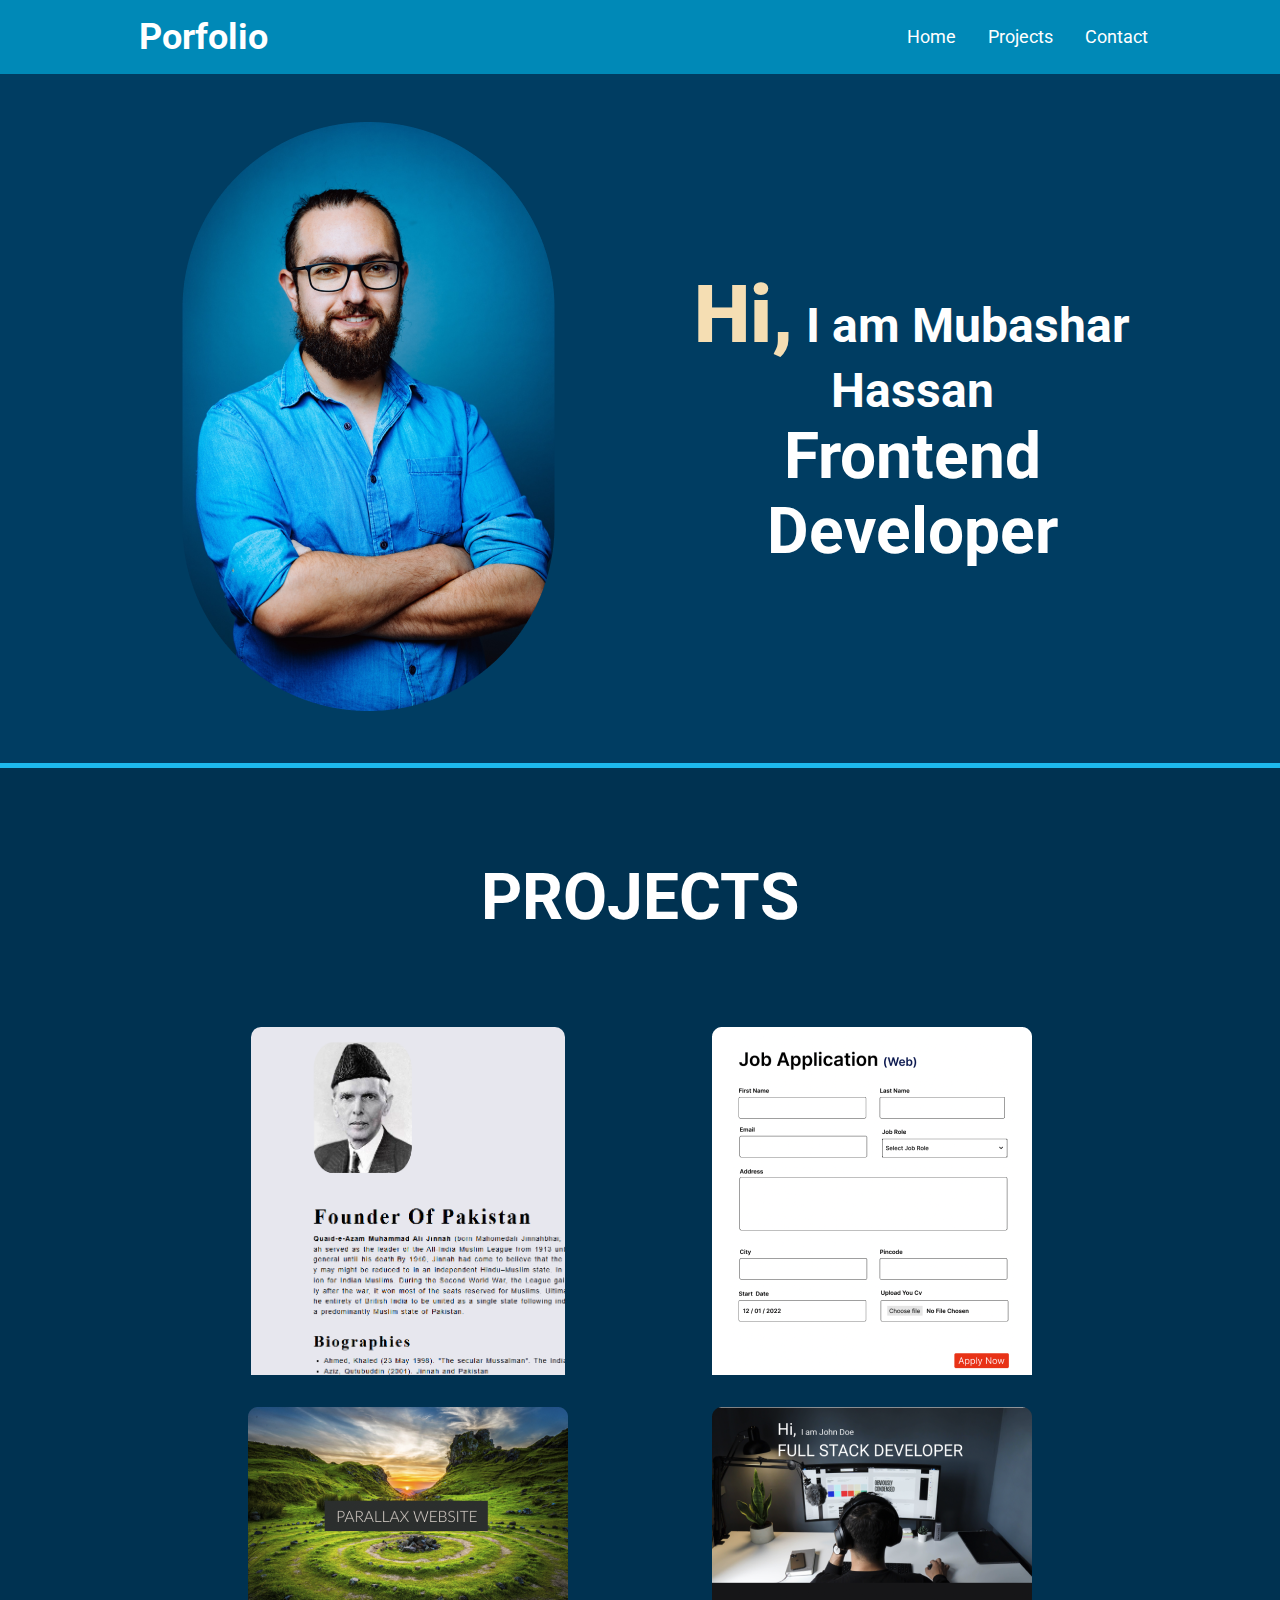
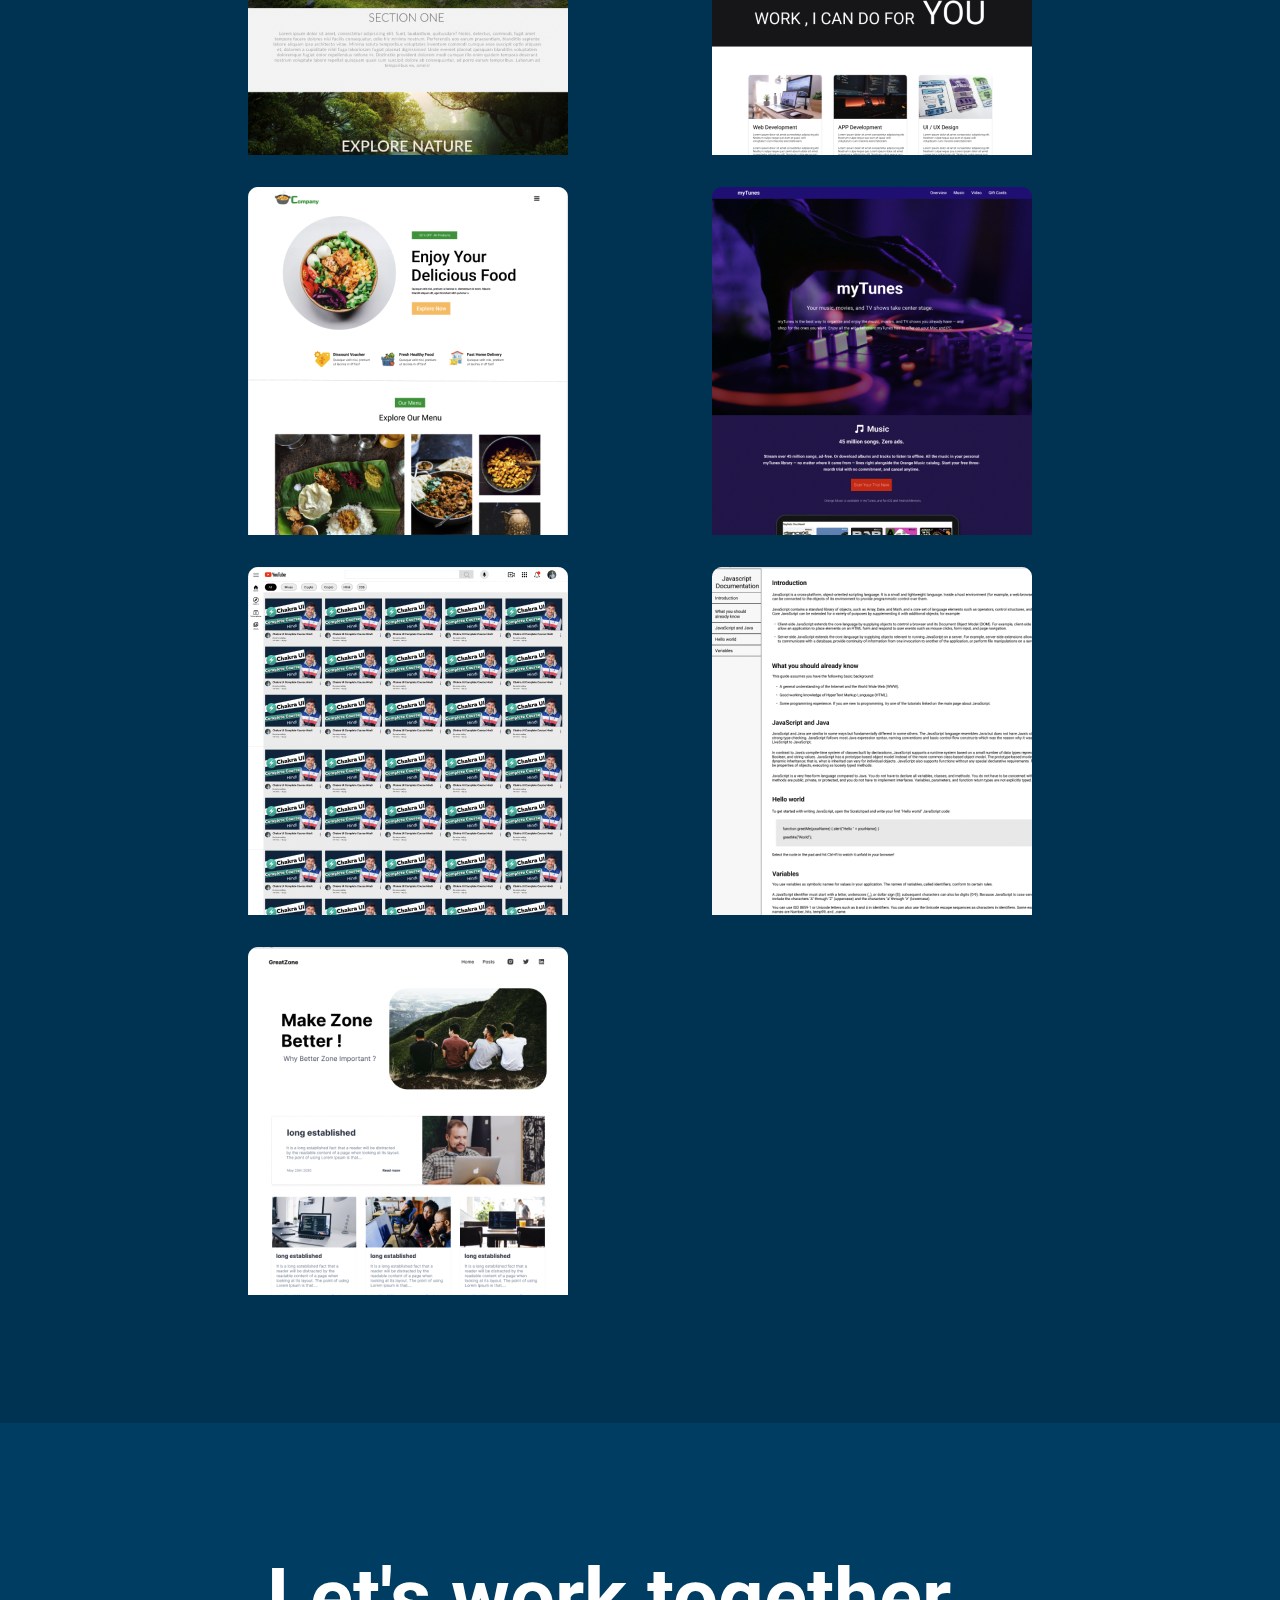
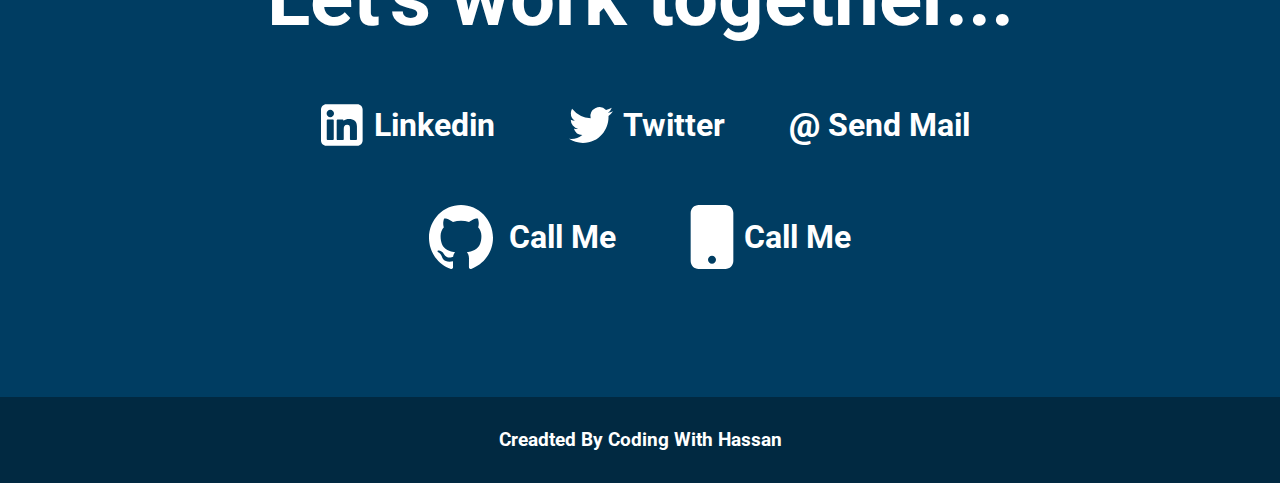
<file: index.html>
<!DOCTYPE html>
<html lang="en">
<head>                                        
    <meta charset="UTF-8">
    <meta name="viewport" content="width=device-width, initial-scale=1.0">
    <title>Portfolio</title>
    <link rel="stylesheet" href="style.css">
    <link
    rel="stylesheet"
    href="https://cdnjs.cloudflare.com/ajax/libs/animate.css/4.1.1/animate.min.css"
  />
</head>
<body>
    <div class="main-cont">

        <header class="container">
            <div class="nav">
                <div class="port">
                    <h1>Porfolio</h1>
                </div>
                <div class="side">
                    <a href="#home"> <span>Home</span></a>
                    <a href="#project"> <span>Projects</span></a>
                    <a href="#contact"> <span>Contact</span></a>
                </div>
            </div>
        </header>

        <!-- Section 2 -->
         <div class="main-sec2" id="home">

             <div class="sec2">
                 <div class="img1 animate__bounceInLeft  animate__animated">
                     <img src="images/pic.png" alt="">
                    </div>
                    <div class="para">
                        <h1> <b>Hi,</b> <span>I am </span> Mubashar Hassan</h1>
                        <h2>Frontend Developer</h2>
                    </div>
                </div>
            </div>

            <!-- Section 3 -->
             <div class="sec3-main" id="project">
                <div class="sec3">
                    <div class="p2">
                        <div class="head">  <h1>Projects</h1></div>
                    </div>
                    <div class="imgs">
                        <a href="Project 1-Tribute/index.html">
                        <div class="img imga">
                            <img class="imgb" src="images/tribute Quaid.png" alt="1 mising"> 
                                <div class="head">  <h1>Tribute Website</h1></div>    
                            </div>
                        </a>
                        <a href="Project-2 Job Application/index.html">
                        <div class="img">
                            <img src="images/2.png" alt="2 mising">
                           <div class="head"> <h1>Job Application</h1></div>
                        </div>
                        </a>
                        <a href="Project-3 Parallex Website/index.html">
                        <div class="img">
                            <img src="images/3.png" alt="3 mising"> 
                           <div class="head"> <h1>Parallax Website</h1></div>
                        </div>
                        </a>
                        <a href="Project-4 Landing Page/index.html">
                        <div class="img">
                            <img src="images/4.png" alt="4 mising">
                           <div class="head"> <h1>Landing Page</h1></div>
                        </div>
                        </a>
                        <a href="Project-5 Restaurant Website/index.html">
                        <div class="img">
                         <img src="images/5.png" alt="5 mising">
                        <div class="head"> <h1>Restaurent Website</h1></div>
                        </div>
                        </a>
                        <a href="Project-6 Music Website/index.html">
                        <div class="img">
                            <img src="images/6.png" alt="6 mising">
                           <div class="head"> <h1>Music Website</h1></div>
                        </div>
                        </a>
                        <a href="Project-7 YouTube Clone/index.html">
                        <div class="img">
                            <img src="images/7.png" alt="7 mising">
                           <div class="head"> <h1>YouTube Clone</h1></div>
                        </div>
                        </a>
                        <a href="Project-8 JavaScript Documentation/index.html">
                        <div class="img"> 
                            <img src="images/8.png" alt="8 mising">
                           <div class="head"> <h1>JavaScript Documentation</h1> </div>
                        </div>
                        </a>
                        <a href="Project-9 Blog/home.html">
                        <div class="img">
                            <img src="images/9.png" alt="9 mising">
                           <div class="head"><h1>Blog</h1></div>
                    </div>
                    </a>
                    </div>
                </div>
            </div>

             <!-- Section 4  -->
              <div class="sec4-main" id="contact">
                <div class="sec4">
                    <h1>Let's work together...</h1>
                    <div class="svgs1">
                        <h2><svg  class="ssvg" fill="#fff" width="64px" height="64px" viewBox="-5.5 0 32 32" version="1.1" xmlns="http://www.w3.org/2000/svg"><g id="SVGRepo_bgCarrier" stroke-width="0"></g><g id="SVGRepo_tracerCarrier" stroke-linecap="round" stroke-linejoin="round"></g><g id="SVGRepo_iconCarrier"> <title>linkedin</title> <path d="M0 8.219v15.563c0 1.469 1.156 2.625 2.625 2.625h15.563c0.719 0 1.406-0.344 1.844-0.781 0.469-0.469 0.781-1.063 0.781-1.844v-15.563c0-1.469-1.156-2.625-2.625-2.625h-15.563c-0.781 0-1.375 0.313-1.844 0.781-0.438 0.438-0.781 1.125-0.781 1.844zM2.813 10.281c0-1 0.813-1.875 1.813-1.875 1.031 0 1.875 0.875 1.875 1.875 0 1.031-0.844 1.844-1.875 1.844-1 0-1.813-0.813-1.813-1.844zM7.844 23.125v-9.531c0-0.219 0.219-0.406 0.375-0.406h2.656c0.375 0 0.375 0.438 0.375 0.719 0.75-0.75 1.719-0.938 2.719-0.938 2.438 0 4 1.156 4 3.719v6.438c0 0.219-0.188 0.406-0.375 0.406h-2.75c-0.219 0-0.375-0.219-0.375-0.406v-5.813c0-0.969-0.281-1.5-1.375-1.5-1.375 0-1.719 0.906-1.719 2.125v5.188c0 0.219-0.219 0.406-0.438 0.406h-2.719c-0.156 0-0.375-0.219-0.375-0.406zM2.875 23.125v-9.531c0-0.219 0.219-0.406 0.375-0.406h2.719c0.25 0 0.406 0.156 0.406 0.406v9.531c0 0.219-0.188 0.406-0.406 0.406h-2.719c-0.188 0-0.375-0.219-0.375-0.406z"></path> </g></svg> Linkedin</h2>
                        <h2><svg  class="ssvg" fill="#ffffff" width="64px" height="64px" viewBox="0 0 32 32" xmlns="http://www.w3.org/2000/svg"><g id="SVGRepo_bgCarrier" stroke-width="0"></g><g id="SVGRepo_tracerCarrier" stroke-linecap="round" stroke-linejoin="round"></g><g id="SVGRepo_iconCarrier"><path d="M11.919 24.94c-2.548 0-4.921-.747-6.919-2.032a9.049 9.049 0 0 0 6.681-1.867 4.512 4.512 0 0 1-4.215-3.137c.276.054.559.082.848.082.412 0 .812-.056 1.193-.156a4.519 4.519 0 0 1-3.622-4.425v-.059a4.478 4.478 0 0 0 2.042.564 4.507 4.507 0 0 1-2.008-3.758c0-.824.225-1.602.612-2.268a12.811 12.811 0 0 0 9.303 4.715 4.517 4.517 0 0 1 7.692-4.115 9.107 9.107 0 0 0 2.866-1.094 4.542 4.542 0 0 1-1.983 2.498 9.08 9.08 0 0 0 2.592-.71 9.283 9.283 0 0 1-2.252 2.337c.008.193.014.388.014.583-.001 5.962-4.542 12.843-12.844 12.842"></path></g></svg> Twitter</h2>
                        <h2><b>@</b> Send Mail</h2>
                    </div>
                    <div class="svgs2">
                        <h2> <svg  class="ssvgg" width="64px" height="64px" viewBox="0 0 20 20" version="1.1" xmlns="http://www.w3.org/2000/svg" xmlns:xlink="http://www.w3.org/1999/xlink" fill="#ffffff"><g id="SVGRepo_bgCarrier" stroke-width="0"></g><g id="SVGRepo_tracerCarrier" stroke-linecap="round" stroke-linejoin="round"></g><g id="SVGRepo_iconCarrier"> <title>github [#142]</title> <desc>Created with Sketch.</desc> <defs> </defs> <g id="Page-1" stroke="none" stroke-width="1" fill="none" fill-rule="evenodd"> <g id="Dribbble-Light-Preview" transform="translate(-140.000000, -7559.000000)" fill="#ffffff"> <g id="icons" transform="translate(56.000000, 160.000000)"> <path d="M94,7399 C99.523,7399 104,7403.59 104,7409.253 C104,7413.782 101.138,7417.624 97.167,7418.981 C96.66,7419.082 96.48,7418.762 96.48,7418.489 C96.48,7418.151 96.492,7417.047 96.492,7415.675 C96.492,7414.719 96.172,7414.095 95.813,7413.777 C98.04,7413.523 100.38,7412.656 100.38,7408.718 C100.38,7407.598 99.992,7406.684 99.35,7405.966 C99.454,7405.707 99.797,7404.664 99.252,7403.252 C99.252,7403.252 98.414,7402.977 96.505,7404.303 C95.706,7404.076 94.85,7403.962 94,7403.958 C93.15,7403.962 92.295,7404.076 91.497,7404.303 C89.586,7402.977 88.746,7403.252 88.746,7403.252 C88.203,7404.664 88.546,7405.707 88.649,7405.966 C88.01,7406.684 87.619,7407.598 87.619,7408.718 C87.619,7412.646 89.954,7413.526 92.175,7413.785 C91.889,7414.041 91.63,7414.493 91.54,7415.156 C90.97,7415.418 89.522,7415.871 88.63,7414.304 C88.63,7414.304 88.101,7413.319 87.097,7413.247 C87.097,7413.247 86.122,7413.234 87.029,7413.87 C87.029,7413.87 87.684,7414.185 88.139,7415.37 C88.139,7415.37 88.726,7417.2 91.508,7416.58 C91.513,7417.437 91.522,7418.245 91.522,7418.489 C91.522,7418.76 91.338,7419.077 90.839,7418.982 C86.865,7417.627 84,7413.783 84,7409.253 C84,7403.59 88.478,7399 94,7399" id="github-[#142]"> </path> </g> </g> </g> </g></svg>   Call Me</h2>
                        <h2> <svg class="ssvg"  width="64px" height="64px" viewBox="-4 0 24 24" id="meteor-icon-kit__solid-mobile" fill="none" xmlns="http://www.w3.org/2000/svg class="ssvg" "><g id="SVGRepo_bgCarrier" stroke-width="0"></g><g id="SVGRepo_tracerCarrier" stroke-linecap="round" stroke-linejoin="round"></g><g id="SVGRepo_iconCarrier"><path fill-rule="evenodd" clip-rule="evenodd" d="M8 19C8.8284 19 9.5 19.6716 9.5 20.5C9.5 21.3284 8.8284 22 8 22C7.1716 22 6.5 21.3284 6.5 20.5C6.5 19.6716 7.1716 19 8 19zM3 0H13C14.6569 0 16 1.34315 16 3V21C16 22.6569 14.6569 24 13 24H3C1.34315 24 0 22.6569 0 21V3C0 1.34315 1.34315 0 3 0z" fill="#ffffff"></path></g></svg> Call Me</h2>
                    </div>
                </div>
              </div> 

              <!-- footer Section 5  -->
               <footer class="sec5">
                <h3>Creadted By Coding With Hassan</h3>
               </footer>
    </div>
    </body>
</html>
</file>
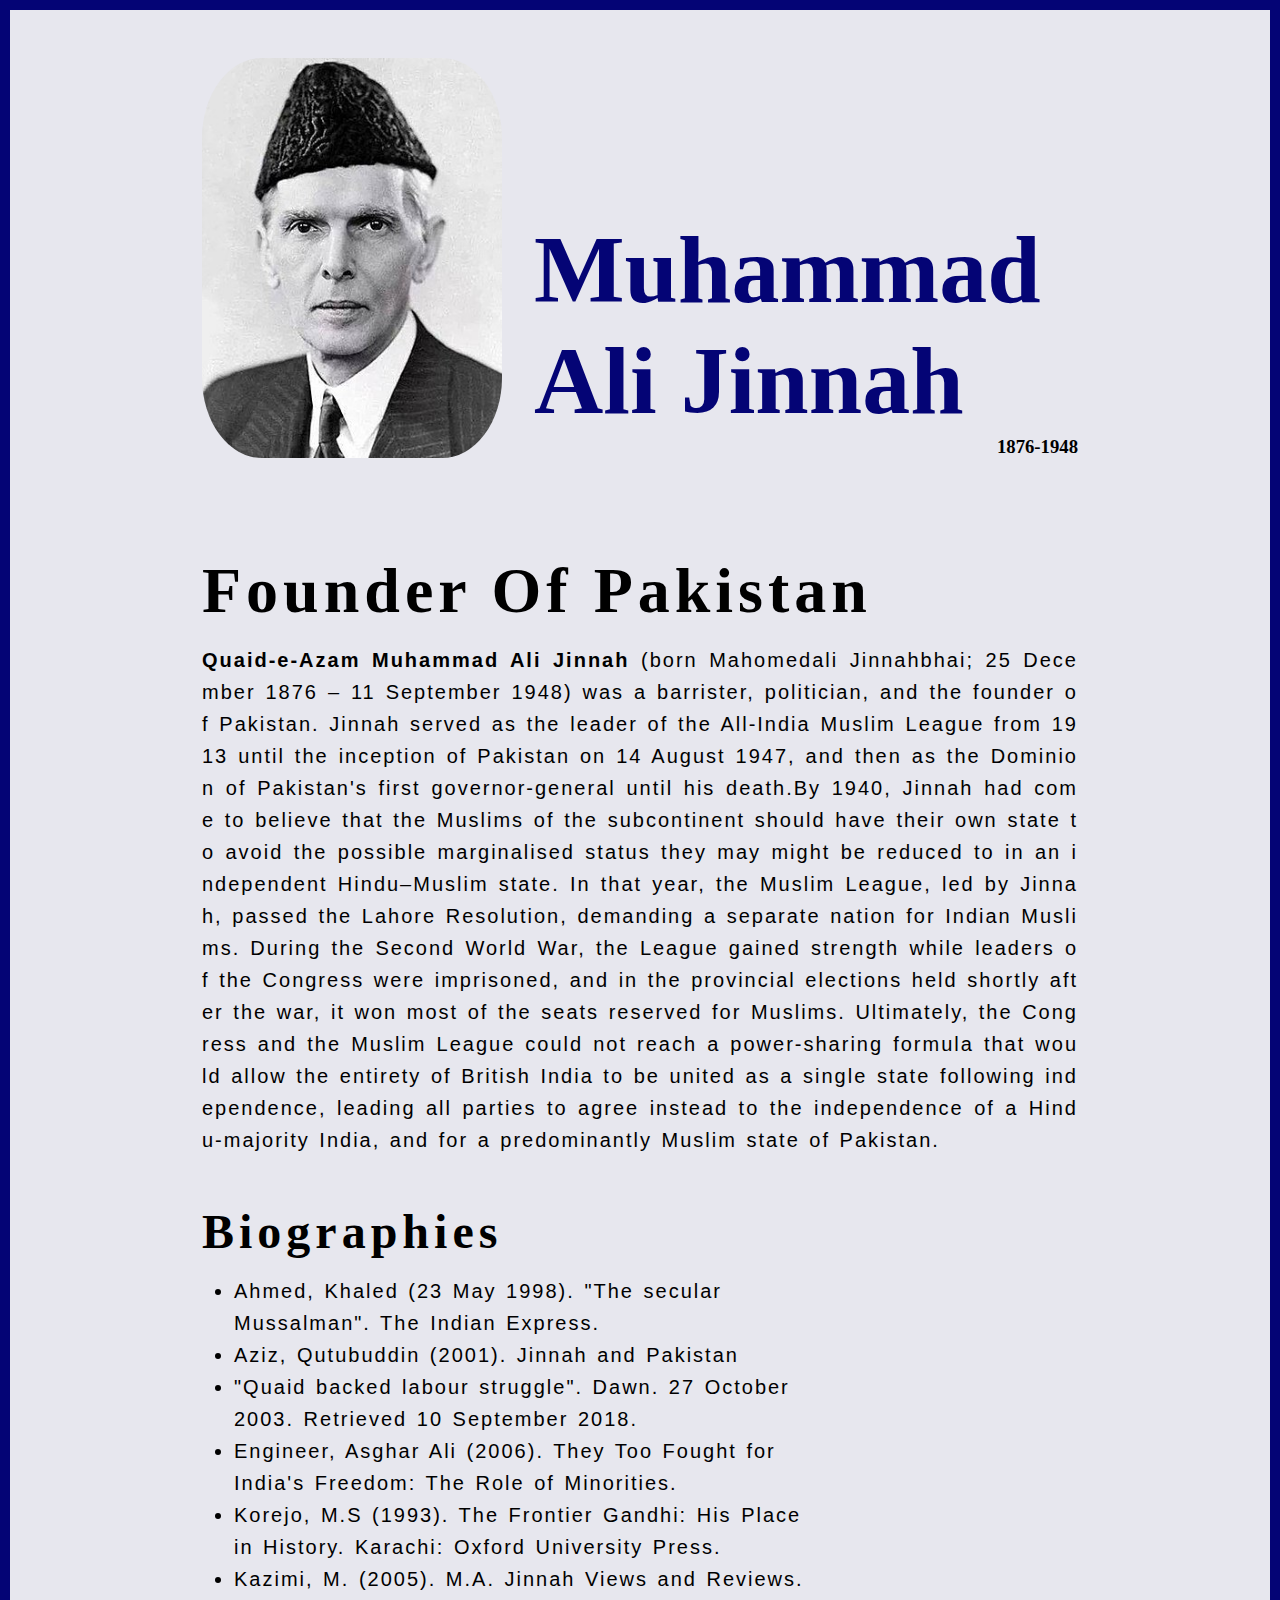
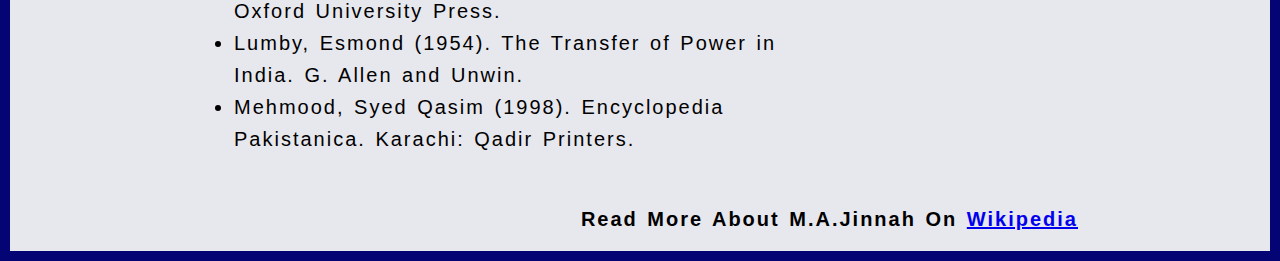
<file: Project 1-Tribute/index.html>
<!DOCTYPE html>
<html lang="en">
  <head>
    <meta charset="UTF-8" />
    <meta name="viewport" content="width=device-width, initial-scale=1.0" />
    <title>Tribute To Quaid-e-Azam</title>
    <link rel="stylesheet" href="style.css" />
  </head>
  <body>
    <div class="container"> 
        <div class="header">
      <img class="imgg" src="Quaid.jpg" alt="Quaid " />
      <div class="in-head">
          <h1 class="h11">Muhammad Ali Jinnah</h1>
          <h3 class="dat"> 1876-1948 </h3>
        </div>
      </div>
      <div class="main">
        <h1 class="found" >Founder Of Pakistan</h1>
        <p class="para">
         <b>Quaid-e-Azam Muhammad Ali Jinnah</b> (born Mahomedali Jinnahbhai; 25 December 1876 – 11
          September 1948) was a barrister, politician, and the founder of
          Pakistan. Jinnah served as the leader of the All-India Muslim League
          from 1913 until the inception of Pakistan on 14 August 1947, and then
          as the Dominion of Pakistan's first governor-general until his
          death.By 1940, Jinnah had come to believe that the Muslims of the
          subcontinent should have their own state to avoid the possible
          marginalised status they may might be reduced to in an independent
          Hindu–Muslim state. In that year, the Muslim League, led by Jinnah,
          passed the Lahore Resolution, demanding a separate nation for Indian
          Muslims. During the Second World War, the League gained strength while
          leaders of the Congress were imprisoned, and in the provincial
          elections held shortly after the war, it won most of the seats
          reserved for Muslims. Ultimately, the Congress and the Muslim League
          could not reach a power-sharing formula that would allow the entirety
          of British India to be united as a single state following
          independence, leading all parties to agree instead to the independence
          of a Hindu-majority India, and for a predominantly Muslim state of
          Pakistan.
        </p>
      </div>
      <div class="biblo">
        <h1 class="h-biblo" >Biographies</h1>
        <ul class="order">
          <li>
            Ahmed, Khaled (23 May 1998). "The secular Mussalman". The Indian
            Express. 
          </li>
          <li>Aziz, Qutubuddin (2001). Jinnah and Pakistan</li>
          <li>
            "Quaid backed labour struggle". Dawn. 27 October 2003. Retrieved 10
            September 2018.
          </li>
          <li>
            Engineer, Asghar Ali (2006). They Too Fought for India's Freedom:
            The Role of Minorities. 
          </li>
          <li>
            Korejo, M.S (1993). The Frontier Gandhi: His Place in History.
            Karachi: Oxford University Press.
          </li>
          <li>
            Kazimi, M. (2005). M.A. Jinnah Views and Reviews. Oxford University
            Press.
          </li>
          <li>
            Lumby, Esmond (1954). The Transfer of Power in India. G. Allen and
            Unwin.
          </li>
          <li>
            Mehmood, Syed Qasim (1998). Encyclopedia Pakistanica. Karachi: Qadir
            Printers.
          </li>
        </ul>
      </div>
      <footer class="foot">
        <h3>Read More About M.A.Jinnah On
          <a href="https://en.wikipedia.org/wiki/Muhammad_Ali_Jinnah#"
            >Wikipedia</a
          ></h3>
      </footer>
    </div>
  </body>
</html>
</file>
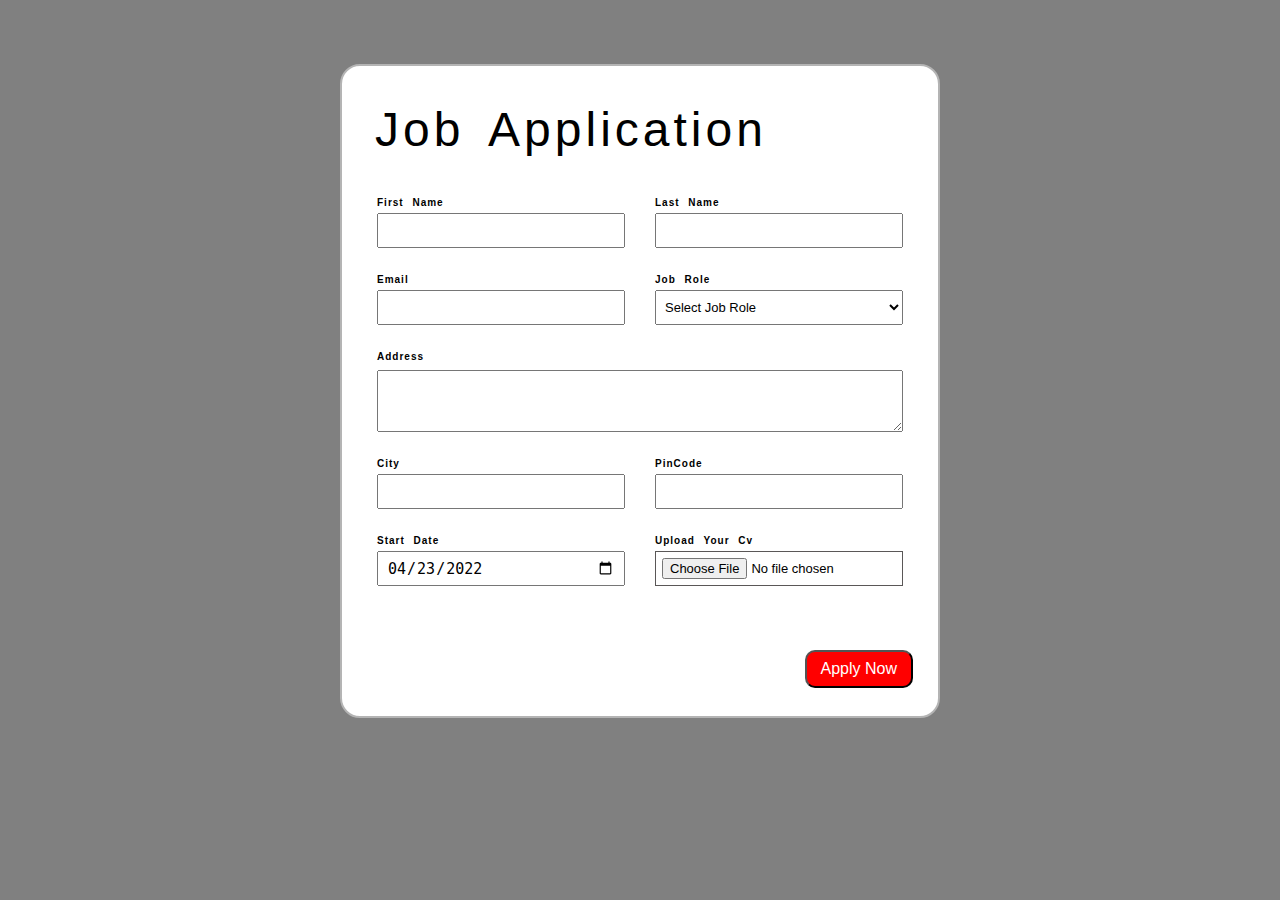
<file: Project-2 Job Application/index.html>
<!DOCTYPE html>
<html lang="en">
  <head>
    <meta charset="UTF-8" />
    <meta name="viewport" content="width=device-width, initial-scale=1.0" />
    <title>Job Application Form</title>
    <link rel="stylesheet" href="style.css" />
  </head>
  <body>
    <div class="container">
      <div class="apply-box">
        <form action="">
          <h1 class="head">Job Application</h1>
          <div class="form-container">
            <div class="box-control">
              <label for="first Name" class="ff1">First Name</label>
              <input type="text" id="first Name" class="f1" />
            </div>
            <div class="box-control">
              <label for="Last Name" class="ff1">Last Name</label>
              <input type="text" id="Last Name" class="f1" />
            </div>

            <div class="box-control">
              <label for="email">Email</label>
              <input type="text" id="email" />
            </div>

            <div class="box-control">
              <label for="Selected">Job Role</label>
              <select name="Select Job Role" id="Selected">
                <option value="">Select Job Role</option>
                <option value="Assistant">Assistant</option>
                <option value="UDC">UDC</option>
                <option value="LDC">LDC</option>
                <option value="Stenotypist">Stenotypist</option>
              </select>
            </div>

            <div class="box-control text">
              <label  for="Address">Address</label>
              <textarea
              class="text2"
                id="Address"
                name="Address"
                rows= "4"
                cols="50"
              ></textarea>
            </div>

            <div class="box-control">
              <label for="city">City</label>
              <input type="text" id="city" />
            </div>
            <div class="box-control">
              <label for="Code">PinCode</label>
              <input type="number" id="Code" />
            </div>

            <div class="box-control">
              <label for="Date">Start Date</label>
              <input type="date" value="2022-04-23" />
            </div>
            <div class="box-control">
              <label for="file">Upload Your Cv</label>
              <input id="file" type="file" value="Choose File" />
            </div>
          </div>
        </form>
        <div class="btn">
          <button class="btnn">Apply Now</button>
        </div>
      </div>
    </div>
  </body>
</html>
</file>
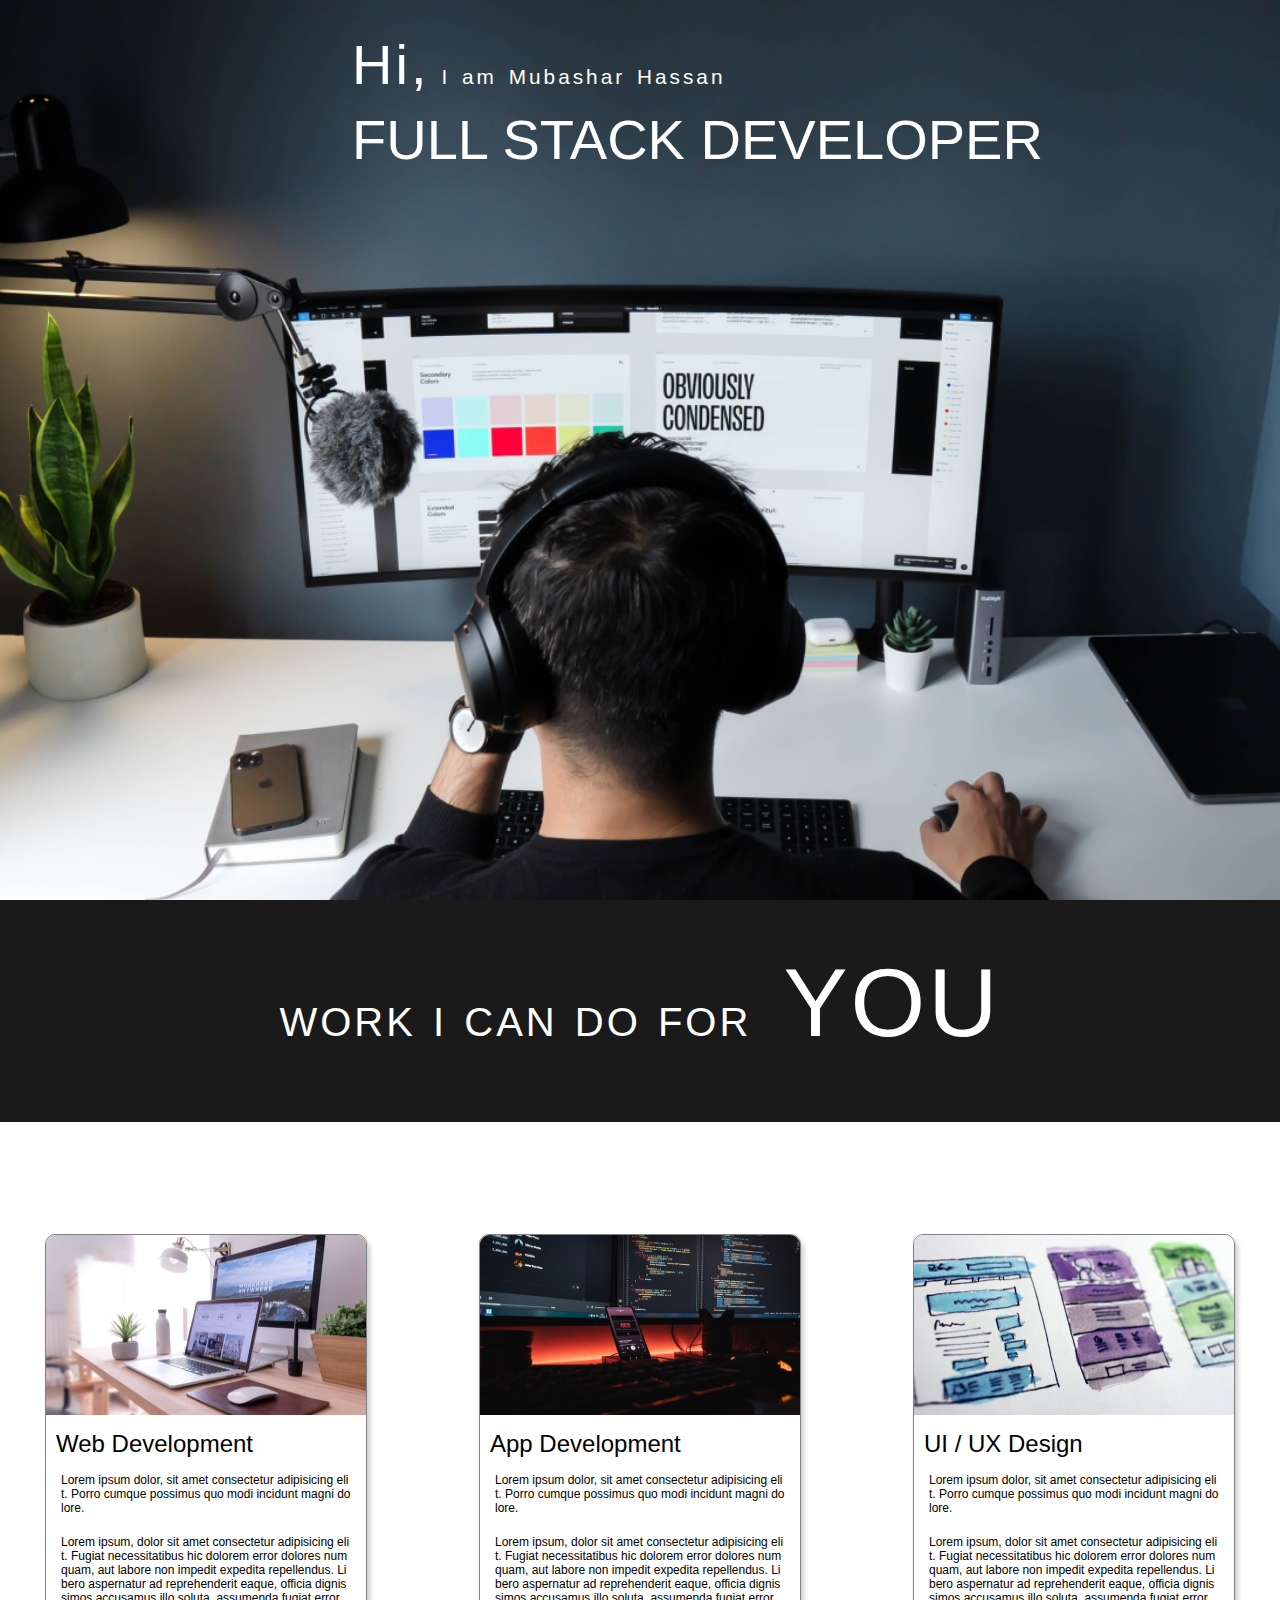
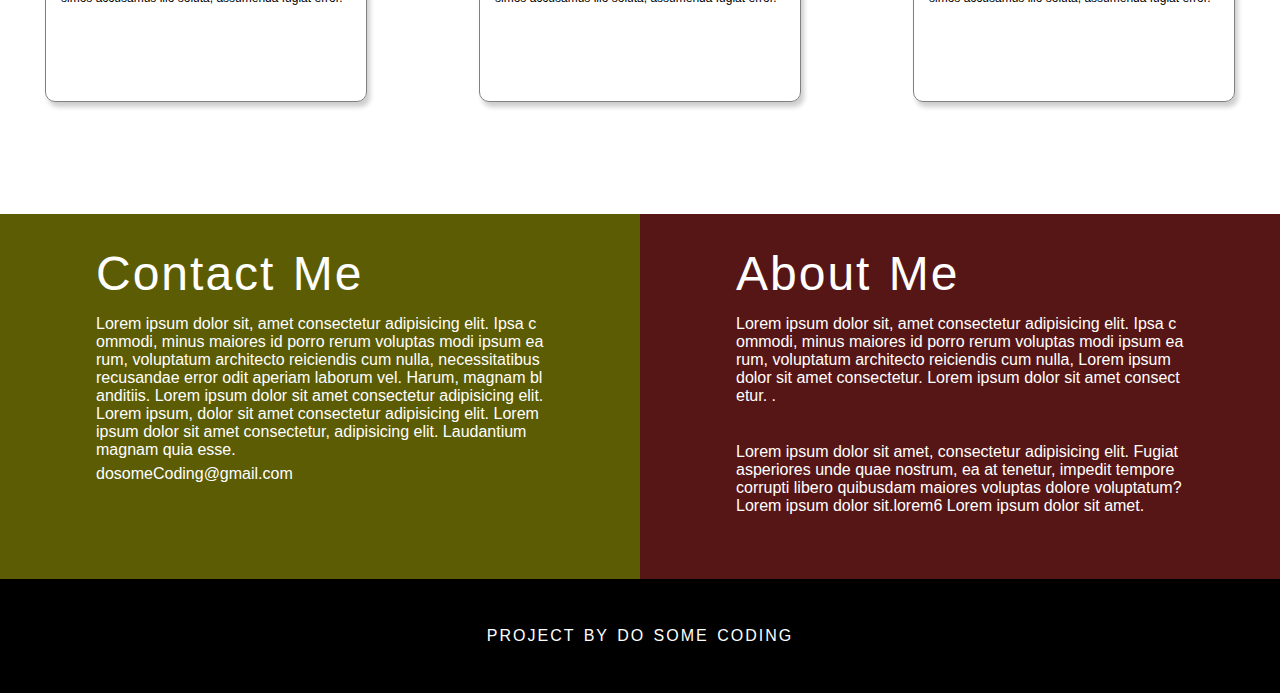
<file: Project-4 Landing Page/index.html>
<!DOCTYPE html>
<html lang="en">
<head>
    <meta charset="UTF-8">
    <meta name="viewport" content="width=device-width, initial-scale=1.0">
    <title>Landing Page</title>
    <link rel="stylesheet" href="style.css">
</head>
<body>
    <div class="container">
        <section class="image1">
            <div class="head">
                <span class="h1 "><b class="bold">Hi,</b>I am Mubashar Hassan</span>
                <span class="sh1 ">Full Stack Developer</span>
            </div>
        </section>
        <section class="sec2">
            <div class="head2">
                <span class="h11">Work i can do for
                <span class="sh11">You</span> </span>
            </div>
        </section>

        <section class="sec3">
            <div class="card-cont">
                <div class="card card1">
                    <img class="img1" src="images/web.png" alt="Web Err">
                    <h1 class="c1h">Web Development</h1>
                    <p class="txt1">
                        Lorem ipsum dolor, sit amet consectetur adipisicing elit. Porro cumque possimus quo modi incidunt magni dolore. 
                    </p>
                    <p class="txt11">Lorem ipsum, dolor sit amet consectetur adipisicing elit. Fugiat necessitatibus hic dolorem error dolores numquam, aut labore non impedit expedita repellendus. Libero aspernatur ad reprehenderit eaque, officia dignissimos accusamus illo soluta, assumenda fugiat error.  </p>
                </div>
                <div class="card card1">
                    <img class="img1" src="images/mobile.png" alt="Web Err">
                    <h1 class="c1h">App Development</h1>
                    <p class="txt1">
                        Lorem ipsum dolor, sit amet consectetur adipisicing elit. Porro cumque possimus quo modi incidunt magni dolore. 
                    </p>
                    <p class="txt11">Lorem ipsum, dolor sit amet consectetur adipisicing elit. Fugiat necessitatibus hic dolorem error dolores numquam, aut labore non impedit expedita repellendus. Libero aspernatur ad reprehenderit eaque, officia dignissimos accusamus illo soluta, assumenda fugiat error.  </p>
                </div>
                <div class="card card1">
                    <img class="img1" src="images/uiux.png" alt="Web Err">
                    <h1 class="c1h">UI / UX  Design</h1>
                    <p class="txt1">
                        Lorem ipsum dolor, sit amet consectetur adipisicing elit. Porro cumque possimus quo modi incidunt magni dolore. 
                    </p>
                    <p class="txt11">Lorem ipsum, dolor sit amet consectetur adipisicing elit. Fugiat necessitatibus hic dolorem error dolores numquam, aut labore non impedit expedita repellendus. Libero aspernatur ad reprehenderit eaque, officia dignissimos accusamus illo soluta, assumenda fugiat error.  </p>
                </div>
                
            </div>
        </section>

        <section class="sec4">
            <div class="contact">
                <div class="cont-me">
                    <h1 class="Conth">Contact Me</h1>
                    <p class="contp">Lorem ipsum dolor sit, amet consectetur adipisicing elit. Ipsa commodi, minus maiores id porro rerum voluptas modi ipsum earum, voluptatum architecto reiciendis cum nulla, necessitatibus recusandae error odit aperiam laborum vel. Harum, magnam blanditiis. Lorem ipsum dolor sit amet consectetur adipisicing elit. Lorem ipsum, dolor sit amet consectetur adipisicing elit. Lorem ipsum dolor sit amet consectetur, adipisicing elit. Laudantium magnam quia esse.  </p>
                    <p class="contp2">dosomeCoding@gmail.com</p>
                </div>
                <div class="cont-me about">
                    <h1 class="Conth">About Me</h1>
                    <p class="contp">Lorem ipsum dolor sit, amet consectetur adipisicing elit. Ipsa commodi, minus maiores id porro rerum voluptas modi ipsum earum, voluptatum architecto reiciendis cum nulla, Lorem ipsum dolor sit amet consectetur. Lorem ipsum dolor sit amet consectetur. .</p>
                    <p class="contp2 contp4">Lorem ipsum dolor sit amet, consectetur adipisicing elit. Fugiat asperiores unde quae nostrum, ea at tenetur, impedit tempore corrupti libero quibusdam maiores voluptas dolore voluptatum? Lorem ipsum dolor sit.lorem6 Lorem ipsum dolor sit amet.  </p>
                </div>
            </div>
        </section>

        <section class="footer">
            <p class="lastp">
                project by do some coding
            </p>
        </section>
    </div>
</body>
</html>
</file>
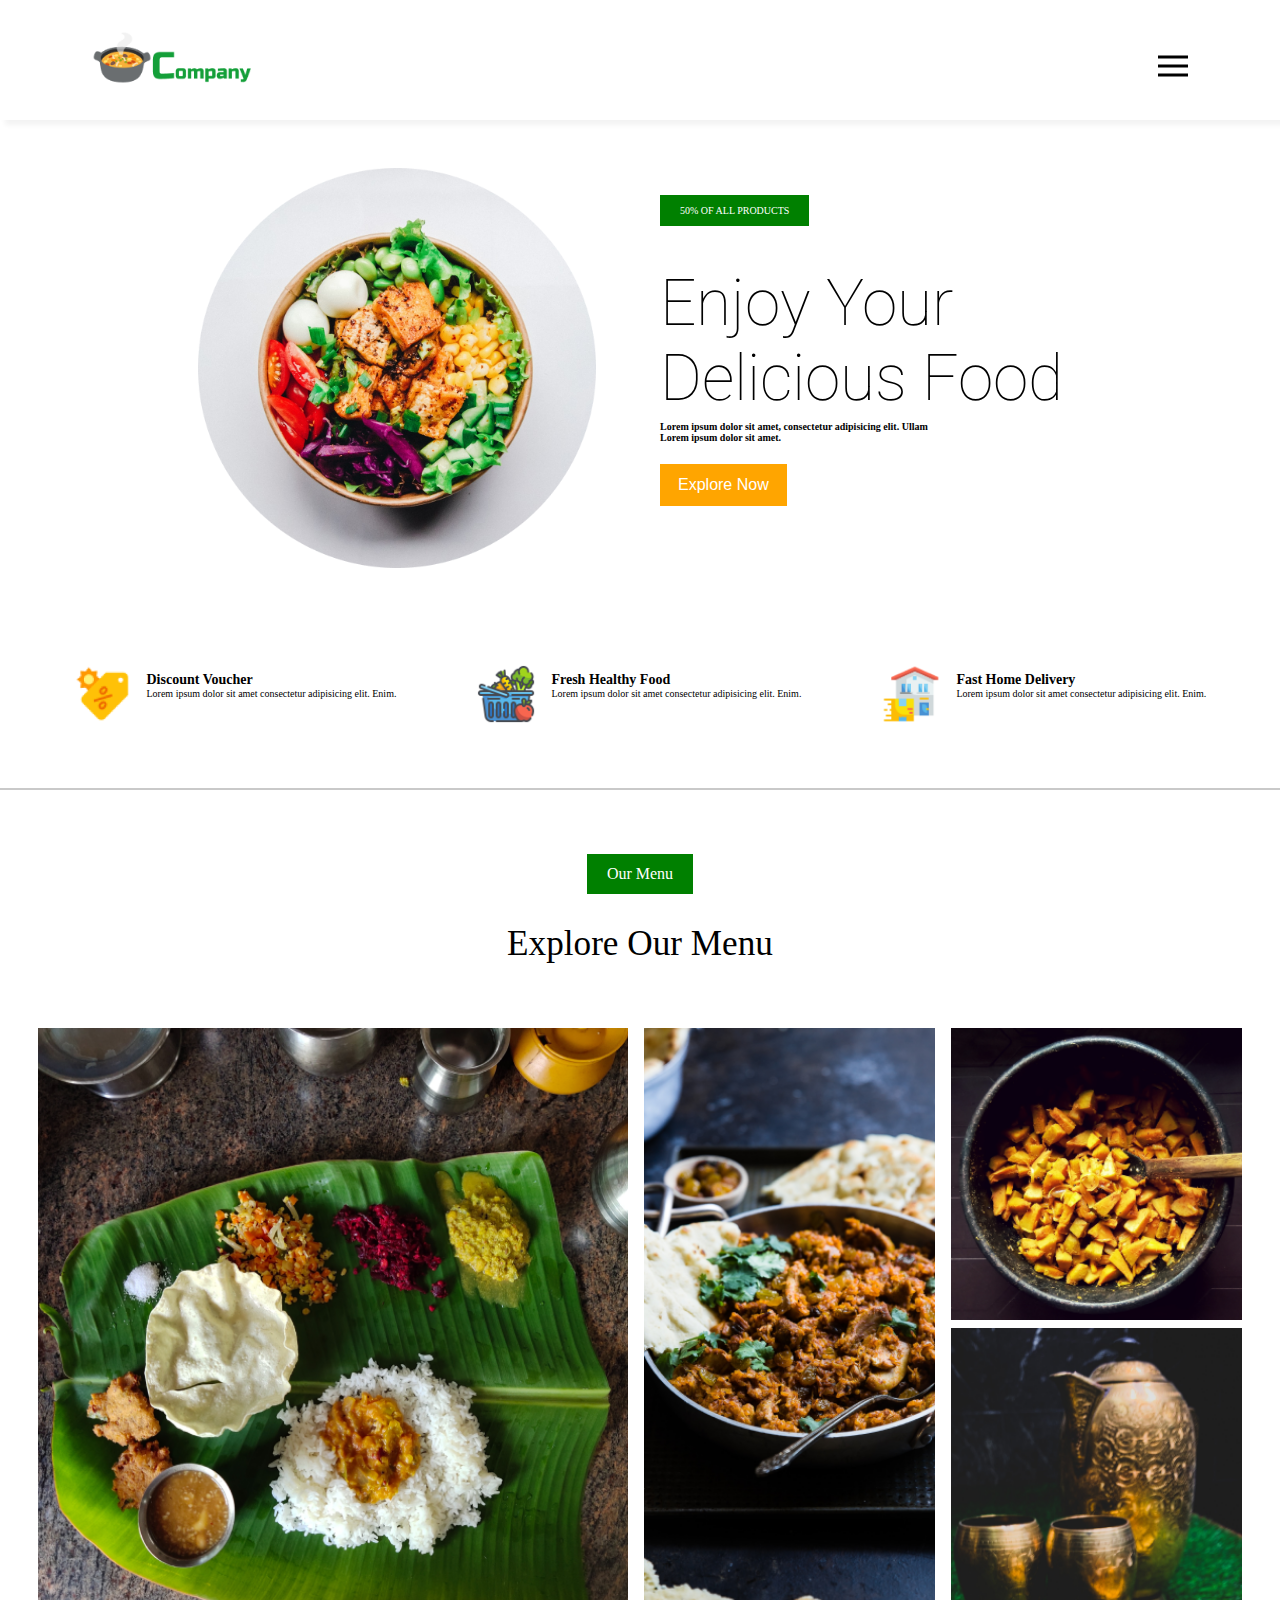
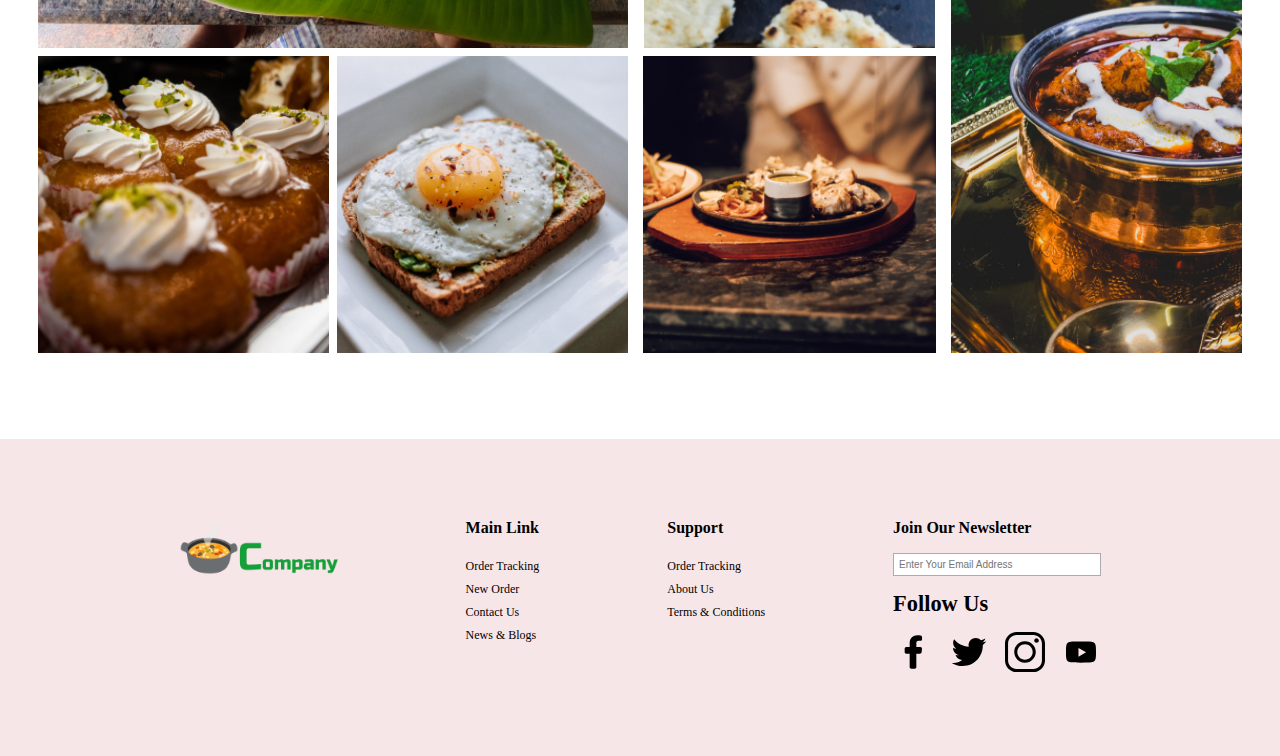
<file: Project-5 Restaurant Website/index.html>
<!DOCTYPE html>
<html lang="en">
  <head>
    <meta charset="UTF-8" />
    <meta name="viewport" content="width=device-width, initial-scale=1.0" />
    <title>Restaurant Website</title>
    <link rel="stylesheet" href="style.css" />
  </head>
  <body>
    <div class="container">
      <nav class="nav">
        <div class="logo22">
          <img src="images/Logo.png" alt="Logo Err" class="logo" />
          
        </div>
        <div class="svg">
          <svg
            class="svgg"
            xmlns="http://www.w3.org/2000/svg"
            x="0px"
            y="0px"
            width="30"
            height="30"
            viewBox="0 0 50 50"
          >
            <path
              d="M 0 7.5 L 0 12.5 L 50 12.5 L 50 7.5 Z M 0 22.5 L 0 27.5 L 50 27.5 L 50 22.5 Z M 0 37.5 L 0 42.5 L 50 42.5 L 50 37.5 Z"
            ></path>
          </svg>
        </div>
      </nav>
      <main class="main">
        <img src="images/1.png" alt="Img 1 Err" class="img" />
        <div class="paras">
          <span class="discount">50% of all products</span>
          <h1 class="head">Enjoy Your Delicious Food</h1>
          <p class="para1">
            Lorem ipsum dolor sit amet, consectetur adipisicing elit. Ullam
          </p>
          <p class="para2">Lorem ipsum dolor sit amet.</p>
          <button class="btn">Explore Now</button>
        </div>
      </main>
      <main class="main2">
        <div class="box1">
          <img src="images/4.png" alt="Voucher Err" class="img2" />
          <div class="b-paras">
            <h3 class="bh">Discount Voucher</h3>
            <p class="bp">
              Lorem ipsum dolor sit amet consectetur adipisicing elit. Enim.
            </p>
          </div>
        </div>
        <div class="box1">
          <img src="images/3.png" alt="Voucher Err" class="img2" />
          <div class="b-paras">
            <h3 class="bh">Fresh Healthy Food</h3>
            <p class="bp">
              Lorem ipsum dolor sit amet consectetur adipisicing elit. Enim.
            </p>
          </div>
        </div>
        <div class="box1">
          <img src="images/2.png" alt="Voucher Err" class="img2" />
          <div class="b-paras">
            <h3 class="bh">Fast Home Delivery</h3>
            <p class="bp">
              Lorem ipsum dolor sit amet consectetur adipisicing elit. Enim.
            </p>
          </div>
        </div>
      </main>

      <!-- Section2 -->
      <section class="sec2">
        <div class="sec2-paras">
          <span class="span1">Our Menu</span>
          <span class="span2">Explore Our Menu</span>
        </div>
        <div class="pics">
          <div class="row">
            <div class="item item1">
              <img src="images/11.png" class="imgg img1" alt="img11 Err" />
            </div>

            <div class="item item2">
              <img src="images/8.png" class="imgg img22" alt="img11 Err" />
            </div>

            <div class="item item3">
              <img src="images/9.png" class="imgg img3" alt="img11 Err" />
            </div>

            <div class="item item4">
              <img src="images/7.png" class="imgg img4" alt="img11 Err" />
            </div>

            <div class="item item5">
              <img src="images/6.png" class="imgg img5" alt="img11 Err" />
            </div>

            <div class="item item6">
              <img src="images/5.png" class="imgg img6" alt="img11 Err" />
            </div>

            <div class="item item7">
              <img src="images/10.png" class="imgg img7" alt="img11 Err" />
            </div>
          </div>
        </div>
      </section>

      <!-- Section 3 -->
      <footer class="foot">
        <!-- <div class="sfoot"> -->

          <div class="logoo">
            <img src="images/Logo.png" alt="Logo Err" class="L-logo" />
        </div>

        <div class="link ft">
          <span class="h">Main Link</span>
          <span class="p1 p">Order Tracking</span>
          <span class="p2 p">New Order</span>
          <span class="p3 p">Contact Us</span>
          <span class="p4 p">News & Blogs</span>
        </div>
        <div class="support ft">
          <span class="h">Support</span>
          <span class="p1 p">Order Tracking</span>
          <span class="p2 p">About Us</span>
          <span class="p2 p">Terms & Conditions</span>
        </div>
        <div class="join ft">
          <span class="h">Join Our Newsletter</span>
          <input
          class="input"
          type="text"
          placeholder="Enter Your Email Address"
          />
          <h3>Follow Us</h3>
          <div class="svgs">
            <div class="pic  svg1">
              <svg class = "svggg"
                xmlns="http://www.w3.org/2000/svg"
                x="0px"
                y="0px"
                width="40"
                height="40"
                viewBox="0 0 24 24"
              >
                <path
                  d="M16.403,9H14V7c0-1.032,0.084-1.682,1.563-1.682h0.868c0.552,0,1-0.448,1-1V3.064c0-0.523-0.401-0.97-0.923-1.005 C15.904,2.018,15.299,1.999,14.693,2C11.98,2,10,3.657,10,6.699V9H8c-0.552,0-1,0.448-1,1v2c0,0.552,0.448,1,1,1l2-0.001V21 c0,0.552,0.448,1,1,1h2c0.552,0,1-0.448,1-1v-8.003l2.174-0.001c0.508,0,0.935-0.381,0.993-0.886l0.229-1.996 C17.465,9.521,17.001,9,16.403,9z"
                  ></path>
                </svg>
            </div>

            <div class="pic svg2">
              <svg class = "svggg"
                xmlns="http://www.w3.org/2000/svg"
                x="0px"
                y="0px"
                width="40"
                height="40"
                viewBox="0 0 30 30"
              >
                <path
                  d="M28,6.937c-0.957,0.425-1.985,0.711-3.064,0.84c1.102-0.66,1.947-1.705,2.345-2.951c-1.03,0.611-2.172,1.055-3.388,1.295 c-0.973-1.037-2.359-1.685-3.893-1.685c-2.946,0-5.334,2.389-5.334,5.334c0,0.418,0.048,0.826,0.138,1.215 c-4.433-0.222-8.363-2.346-10.995-5.574C3.351,6.199,3.088,7.115,3.088,8.094c0,1.85,0.941,3.483,2.372,4.439 c-0.874-0.028-1.697-0.268-2.416-0.667c0,0.023,0,0.044,0,0.067c0,2.585,1.838,4.741,4.279,5.23 c-0.447,0.122-0.919,0.187-1.406,0.187c-0.343,0-0.678-0.034-1.003-0.095c0.679,2.119,2.649,3.662,4.983,3.705 c-1.825,1.431-4.125,2.284-6.625,2.284c-0.43,0-0.855-0.025-1.273-0.075c2.361,1.513,5.164,2.396,8.177,2.396 c9.812,0,15.176-8.128,15.176-15.177c0-0.231-0.005-0.461-0.015-0.69C26.38,8.945,27.285,8.006,28,6.937z"
                ></path>
              </svg>
            </div>

            <div class=" pic svg3">
              <svg class = "svggg"
                xmlns="http://www.w3.org/2000/svg"
                x="0px"
                y="0px"
                width="40"
                height="40"
                viewBox="0 0 26 26"
              >
                <path
                  d="M 7.546875 0 C 3.390625 0 0 3.390625 0 7.546875 L 0 18.453125 C 0 22.609375 3.390625 26 7.546875 26 L 18.453125 26 C 22.609375 26 26 22.609375 26 18.453125 L 26 7.546875 C 26 3.390625 22.609375 0 18.453125 0 Z M 7.546875 2 L 18.453125 2 C 21.527344 2 24 4.46875 24 7.546875 L 24 18.453125 C 24 21.527344 21.53125 24 18.453125 24 L 7.546875 24 C 4.472656 24 2 21.53125 2 18.453125 L 2 7.546875 C 2 4.472656 4.46875 2 7.546875 2 Z M 20.5 4 C 19.671875 4 19 4.671875 19 5.5 C 19 6.328125 19.671875 7 20.5 7 C 21.328125 7 22 6.328125 22 5.5 C 22 4.671875 21.328125 4 20.5 4 Z M 13 6 C 9.144531 6 6 9.144531 6 13 C 6 16.855469 9.144531 20 13 20 C 16.855469 20 20 16.855469 20 13 C 20 9.144531 16.855469 6 13 6 Z M 13 8 C 15.773438 8 18 10.226563 18 13 C 18 15.773438 15.773438 18 13 18 C 10.226563 18 8 15.773438 8 13 C 8 10.226563 10.226563 8 13 8 Z"
                ></path>
              </svg>
            </div>

            <div class="pic svg4">
              <svg class = "svggg"
                xmlns="http://www.w3.org/2000/svg"
                x="0px"
                y="0px"
                width="40"
                height="40"
                viewBox="0 0 64 64"
              >
                <path
                  d="M53.527,17.427C55.714,19.677,56,23.252,56,32s-0.286,12.323-2.473,14.573C51.34,48.822,49.062,49,32,49	s-19.34-0.178-21.527-2.427C8.286,44.323,8,40.748,8,32s0.286-12.323,2.473-14.573S14.938,15,32,15S51.34,15.178,53.527,17.427z M27.95,39.417l12.146-7.038L27.95,25.451V39.417z"
                ></path>
              </svg>
            </div>
          </div>
        </div>
      <!-- </div> -->
      </footer>
    </div>
  </body>
</html>
</file>
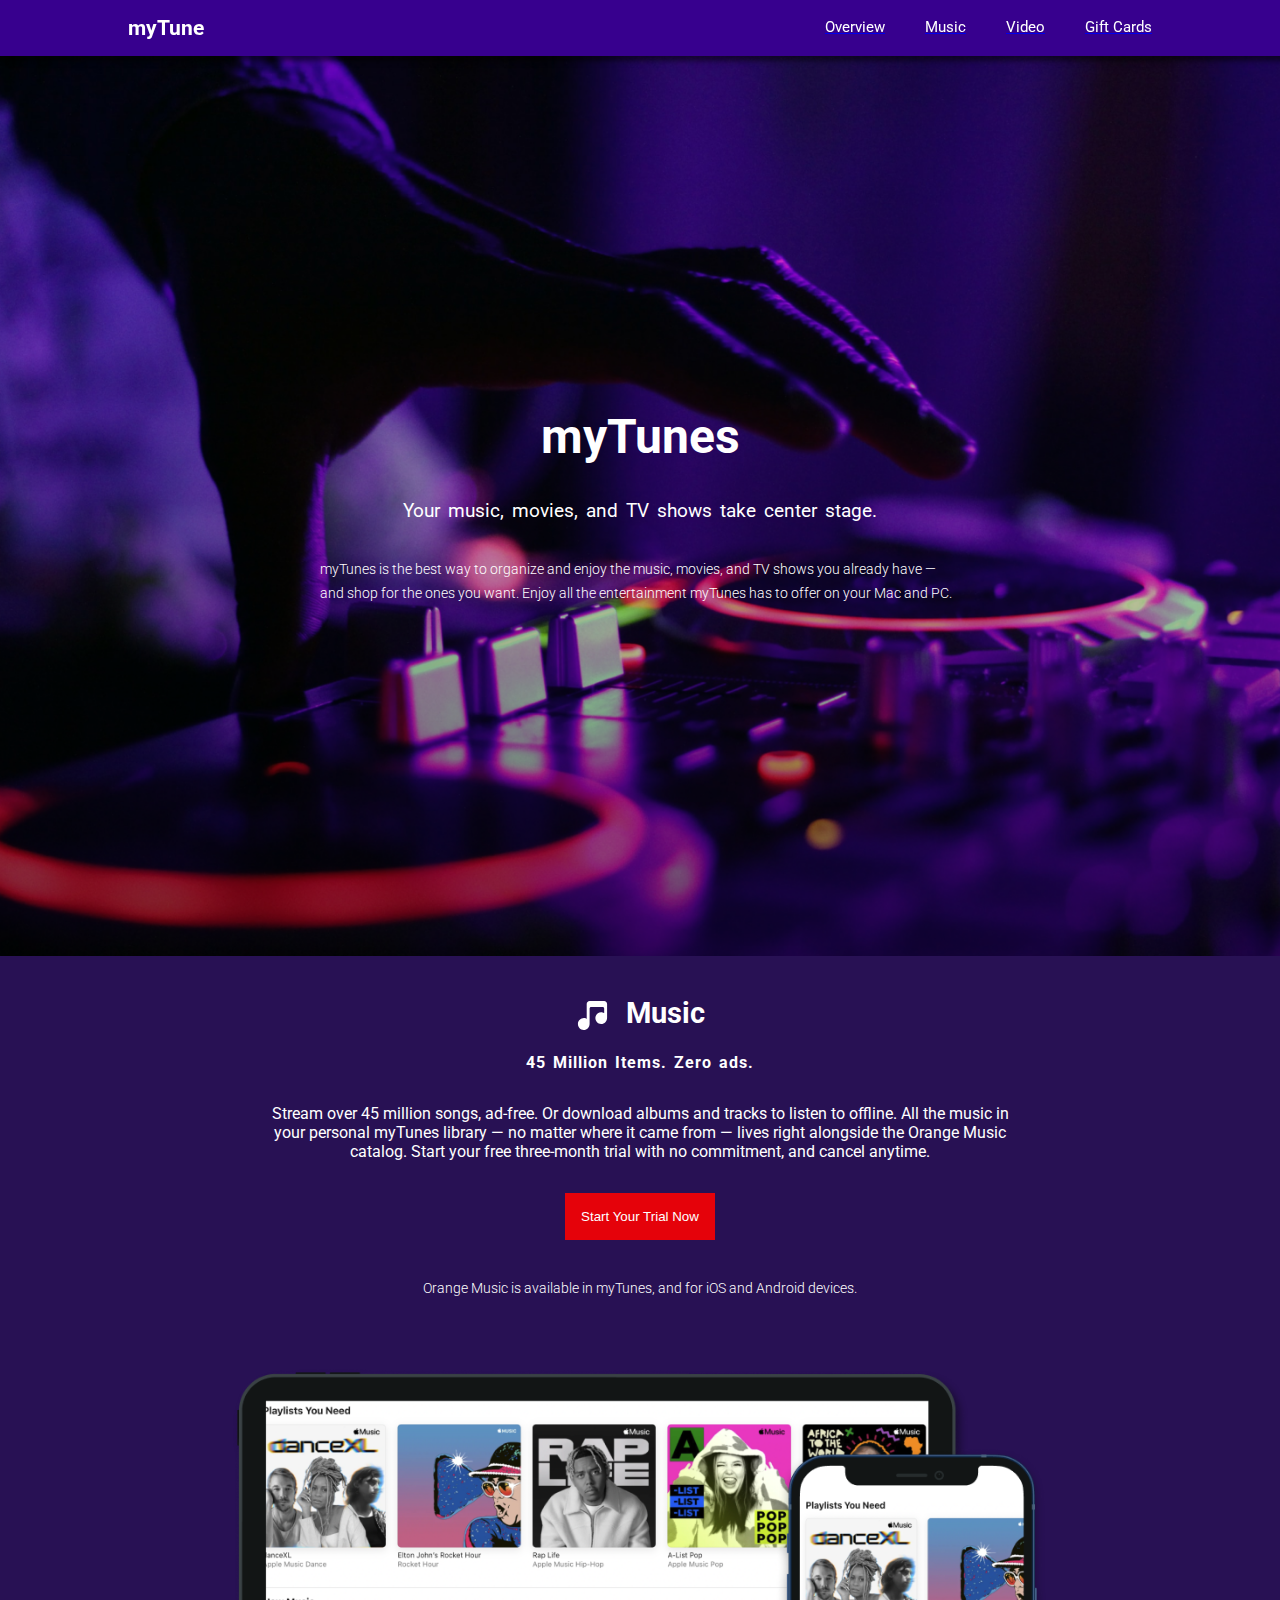
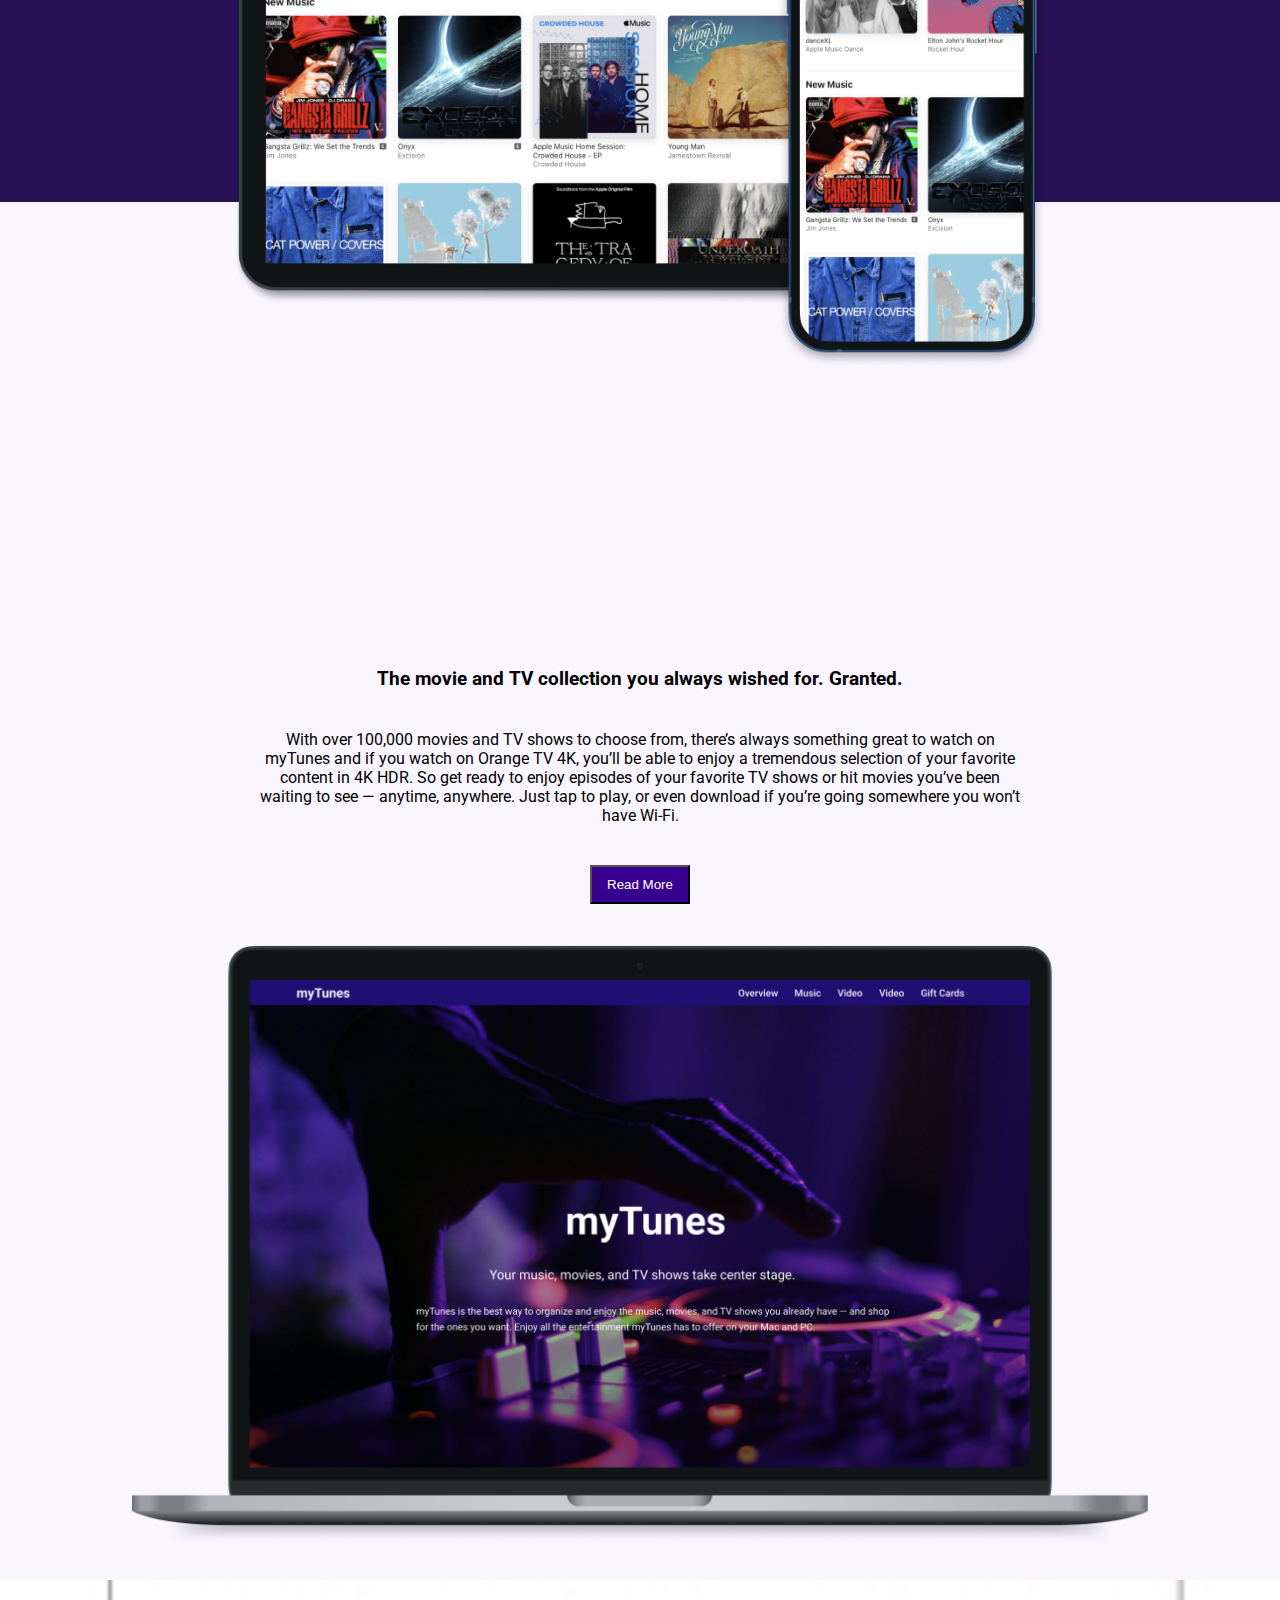
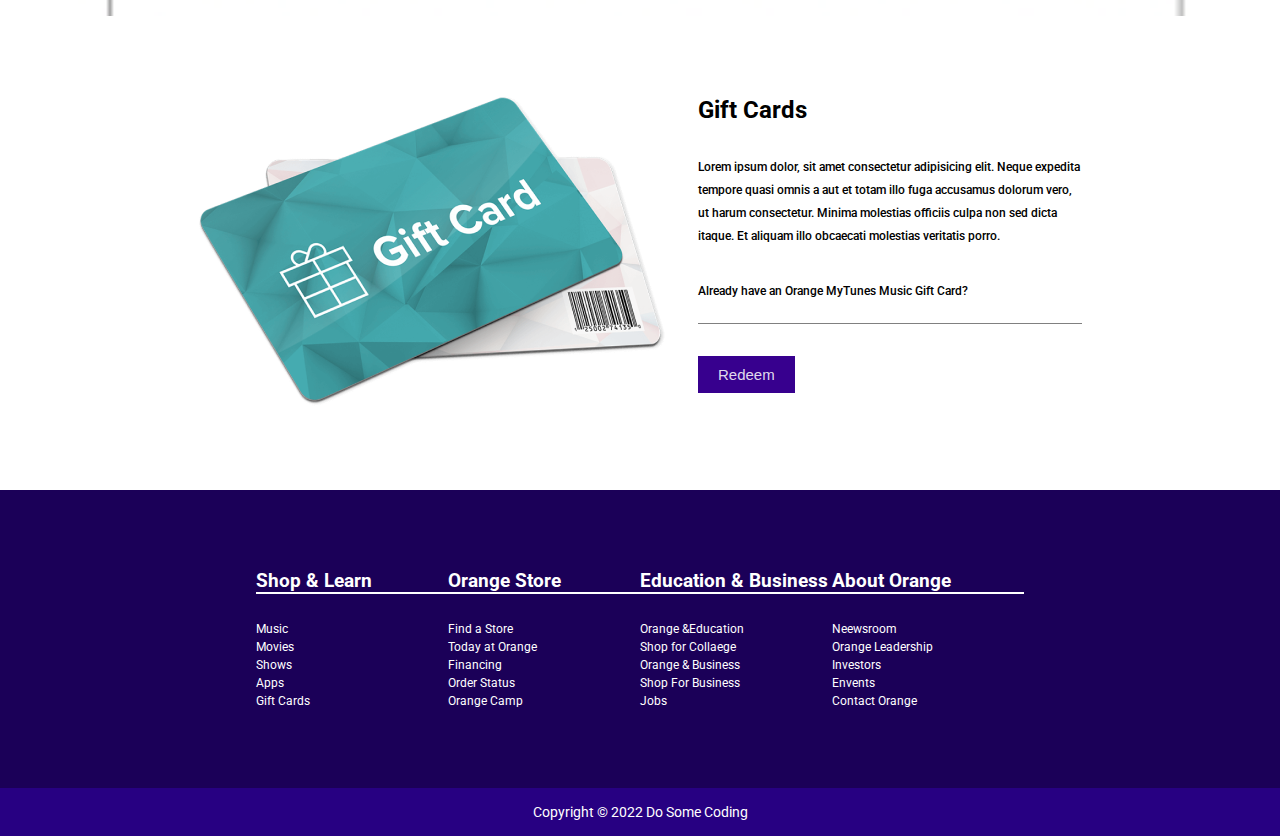
<file: Project-6 Music Website/index.html>
<!DOCTYPE html>
<html lang="en">
<head>
    <meta charset="UTF-8">
    <meta name="viewport" content="width=device-width, initial-scale=1.0">
    <title>Music Website</title>
    <link rel="stylesheet" href="style.css">
</head>
<body>
    <div class="container">
        <nav class="nav">
            <div class="tune">
                <h3>myTune</h3>
            </div>
                <ul class="nav2">
                    <a href="#Overview">
                        <li>Overview</li>
                    </a>
                    <a href="#Music">
                        <li>Music </li>
                    </a>
                </a>
                    <a href="#Video">
                        <li>Video</li>
                    </a>
                    <a href="#GiftCards">
                         <li>Gift Cards</li>
                    </a>
                </ul>
        </nav>

        <!-- Background Image -->
         <main class="hero" id="Overview">

             <div class="img">
                 <h1>myTunes</h1>
                 <h3>Your music, movies, and TV shows take center stage.</h3>
                 <p>myTunes is the best way to organize and enjoy the music, movies, and TV shows you already have — and shop for the ones you want. Enjoy all the entertainment myTunes has to offer on your Mac and PC.</p>
                </div>
        </main>

        <!-- Music Section 2 -->
         <section class="musics" id="Music">
            <div class="sec2">
                <div class="paras">
                    <div class="svg-cont">
                        <div class="svg">
                             <svg class="svgg" width="65px" height="65px" viewBox="-2 -2 24.00 24.00" version="1.1" xmlns="http://www.w3.org/2000/svg" xmlns:xlink="http://www.w3.org/1999/xlink" fill="#ffffff" stroke="#ffffff" transform="rotate(0)"><g id="SVGRepo_bgCarrier" stroke-width="0"></g><g id="SVGRepo_tracerCarrier" stroke-linecap="round" stroke-linejoin="round" stroke="#ffffCCCCCC" stroke-width="1.36"></g><g id="SVGRepo_iconCarrier"> <title>music [#ffff1005]</title> <desc>Created with Sketch.</desc> <defs> </defs> <g id="Page-1" stroke="none" stroke-width="1" fill="none" fill-rule="evenodd"> <g id="Dribbble-Light-Preview" transform="translate(-260.000000, -3759.000000)" fill="#ffff"> <g id="icons" transform="translate(56.000000, 160.000000)"> <path d="M224,3601.05129 L224,3610.55901 C224,3612.90979 222.17612,3614.95492 219.888035,3614.89646 C217.266519,3614.82877 215.248971,3612.1662 216.234285,3609.31593 C216.777356,3607.74464 218.297755,3606.71797 219.920978,3606.69233 C220.695653,3606.68105 220.976173,3606.88208 222.003416,3607.24105 L222.003416,3604.12822 C222.003416,3603.56207 221.556181,3603.10258 221.005124,3603.10258 L213.018786,3603.10258 C212.467729,3603.10258 212.020494,3603.56207 212.020494,3604.12822 L212.020494,3614.65851 C212.020494,3617.02057 210.179644,3619.07289 207.881575,3618.99801 C205.681339,3618.92622 203.914362,3617.02775 204.00321,3614.73031 C204.090061,3612.51594 205.989811,3610.84209 208.147121,3610.79081 C209.166377,3610.76619 209.352059,3610.92619 210.02391,3611.34363 L210.02391,3601.05129 C210.02391,3599.91795 210.91838,3599 212.020494,3599 L222.003416,3599 C223.106529,3599 224,3599.91795 224,3601.05129" id="music-[#ffff1005]"> </path> </g> </g> </g> </g></svg>
                        </div>
                         <h2>Music</h2>
                    </div>
                    
                    <h3>45 Million Items. Zero ads.</h3>
                    
                    <p>Stream over 45 million songs, ad-free. Or download albums and tracks to listen to offline. All the music in your personal myTunes library — no matter where it came from — lives right alongside the Orange Music catalog. Start your free three-month trial with no commitment, and cancel anytime.</p>
                    
                    <button class="btn">Start Your Trial Now</button>
                    <span>Orange Music is available in myTunes, and for iOS and Android devices.</span>
                </div>
            </div>
            <div class="b-img">
                <div class="color">
                    <img class="cimg" src="images/3.png" alt="">
                </div>
            </div>
 
         </section>

         <!-- section 3 -->
          <section class="sec3">
            <div class="s3-paras">
                <h3>The movie and TV collection you always wished for. Granted.</h3>
                <p>With over 100,000 movies and TV shows to choose from, there’s always something great to watch on myTunes and if you watch on Orange TV 4K, you’ll be able to enjoy a tremendous selection of your favorite content in 4K HDR. So get ready to enjoy episodes of your favorite TV shows or hit movies you’ve been waiting to see — anytime, anywhere. Just tap to play, or even download if you’re going somewhere you won’t have Wi-Fi.</p>
                <button class="btn2">Read More</button>
                <div class="img3">
                    <img class="img33" src="images/5.png" alt="">
                </div>
            </div>
          </section>

          <!-- Section 4 Video -->
           <section class="sec4" id="Video">
            <div class="img4">
                
            </div>
           </section>

           <!-- Section 5  Gift Card-->
            <section class="sec5" id="GiftCards">
                <div class="sec5-cont">
                    <div class="img55">
                        <img src="images/4.png" alt="" class="img5">
                    </div>
                    
                    <div class="sec5-paras">
                        <div class="p2">
                            <h3>Gift Cards</h3>
                            <p>Lorem ipsum dolor, sit amet consectetur adipisicing elit. Neque expedita tempore quasi omnis a aut et totam illo fuga accusamus dolorum vero, ut harum consectetur. Minima molestias officiis culpa non sed dicta itaque. Et aliquam illo obcaecati molestias veritatis porro.</p>
                            <p>Already have an Orange MyTunes Music Gift Card?</p>
                        </div>
                        <button class="rbtn">Redeem</button>
                    </div>
                </div>
            </section>

            <!-- Footer  -->
            <footer class="footer">
                <div class="box">
                    <div class="box1">
                        <h3>Shop & Learn</h3>
                        <span>Music</span>
                        <span>Movies</span>
                        <span>Shows</span>
                        <span>Apps</span>
                        <span>Gift Cards</span>
                    </div>
                    <div class="box1 box2">
                        <h3>Orange Store</h3>
                        <span>Find a Store</span>
                        <span>Today at Orange</span>
                        <span>Financing</span>
                        <span>Order Status</span>
                        <span>Orange Camp</span>
                    </div>
                    <div class="box1 box3">
                        <h3>Education & Business</h3>
                        <span>Orange &Education</span>
                        <span>Shop for Collaege</span>
                        <span>Orange & Business</span>
                        <span>Shop For Business</span>
                        <span>Jobs</span>
                    </div>
                    <div class="box1 box4">
                        <h3>About Orange</h3>
                        <span>Neewsroom</span>
                        <span>Orange Leadership</span>
                        <span>Investors</span>
                        <span>Envents</span>
                        <span>Contact Orange</span>
                    </div>
                </div>
                <div class="foot">
                    <span>Copyright © 2022 Do Some Coding</span>
                </div>
            </footer>
        </div>
</body>
</html>
</file>
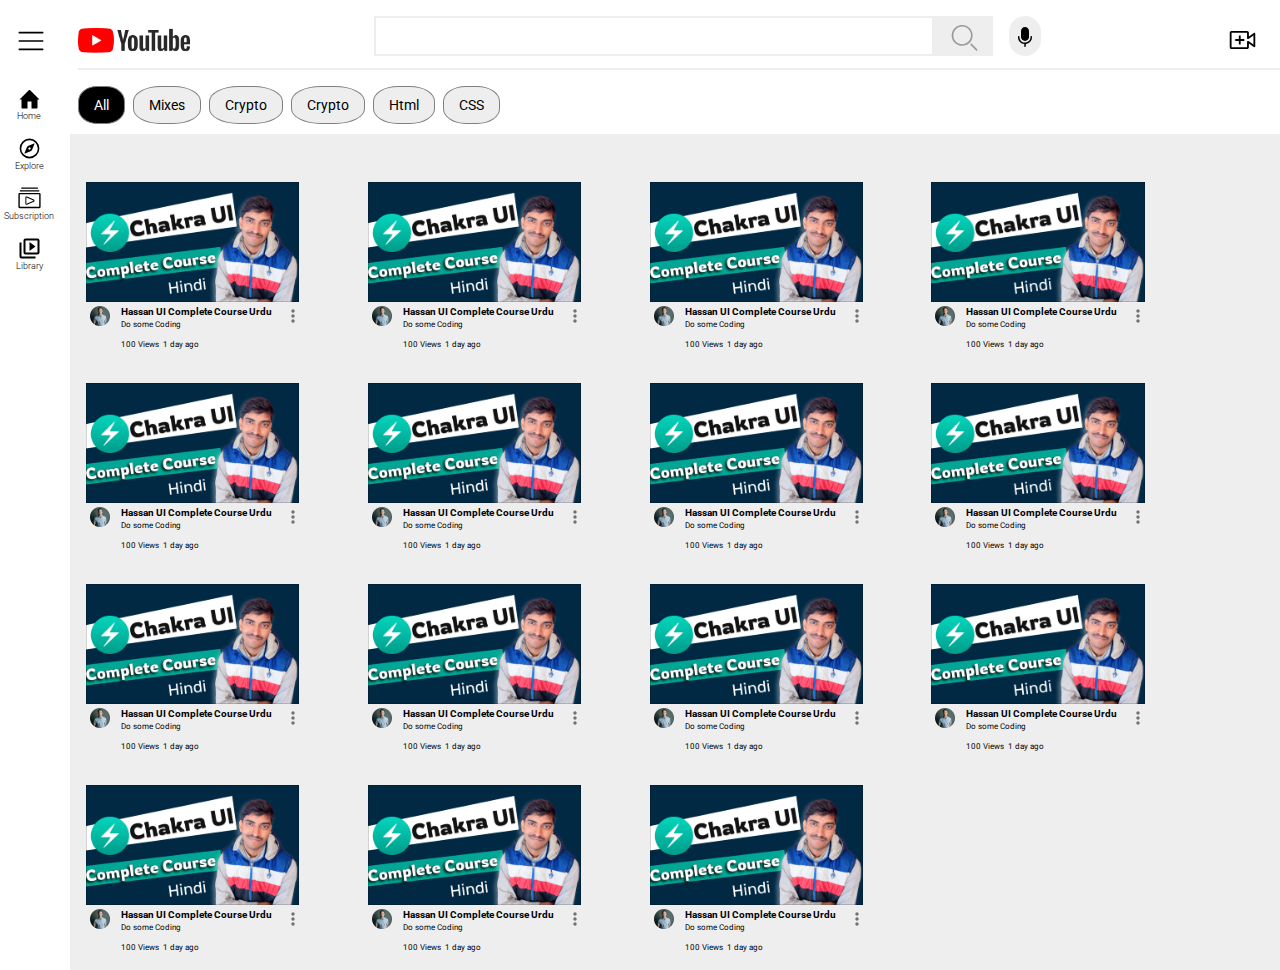
<file: Project-7 YouTube Clone/index.html>
<!DOCTYPE html>
<html lang="en">
  <head>
    <meta charset="UTF-8" />
    <meta name="viewport" content="width=device-width, initial-scale=1.0" />
    <title>YouTube Clone</title>
    <link rel="stylesheet" href="style.css" />
  </head>
  <body>
    <header>
      <div class="bar">
        <svg
          class="barr"
          width="30"
          height="30"
          viewBox="0 0 30 30"
          fill="none"
          xmlns="http://www.w3.org/2000/svg"
        >
          <path
            d="M26.6667 24.1667H3.33333C3.11232 24.1667 2.90036 24.0789 2.74408 23.9226C2.5878 23.7663 2.5 23.5543 2.5 23.3333C2.5 23.1123 2.5878 22.9004 2.74408 22.7441C2.90036 22.5878 3.11232 22.5 3.33333 22.5H26.6667C26.8877 22.5 27.0996 22.5878 27.2559 22.7441C27.4122 22.9004 27.5 23.1123 27.5 23.3333C27.5 23.5543 27.4122 23.7663 27.2559 23.9226C27.0996 24.0789 26.8877 24.1667 26.6667 24.1667Z"
            fill="black"
          />
          <path
            d="M26.6667 15.8333H3.33333C3.11232 15.8333 2.90036 15.7455 2.74408 15.5892C2.5878 15.4329 2.5 15.221 2.5 15C2.5 14.7789 2.5878 14.567 2.74408 14.4107C2.90036 14.2544 3.11232 14.1666 3.33333 14.1666H26.6667C26.8877 14.1666 27.0996 14.2544 27.2559 14.4107C27.4122 14.567 27.5 14.7789 27.5 15C27.5 15.221 27.4122 15.4329 27.2559 15.5892C27.0996 15.7455 26.8877 15.8333 26.6667 15.8333Z"
            fill="black"
          />
          <path
            d="M26.6667 7.50004H3.33333C3.11232 7.50004 2.90036 7.41224 2.74408 7.25596C2.5878 7.09968 2.5 6.88772 2.5 6.66671C2.5 6.44569 2.5878 6.23373 2.74408 6.07745C2.90036 5.92117 3.11232 5.83337 3.33333 5.83337H26.6667C26.8877 5.83337 27.0996 5.92117 27.2559 6.07745C27.4122 6.23373 27.5 6.44569 27.5 6.66671C27.5 6.88772 27.4122 7.09968 27.2559 7.25596C27.0996 7.41224 26.8877 7.50004 26.6667 7.50004Z"
            fill="black"
          />
        </svg>
      </div>
      <nav>
        <div class="left">
          <div class="logo">
            <img class="logoo" src="images/2.png" alt="Youtube Err" />
          </div>
        </div>

        <div class="center">
          <div class="inside-center">
            <input type="text" class="text" />
            <div class="search">
              <svg
                class="img"
                width="29"
                height="29"
                viewBox="0 0 29 29"
                fill="none"
                xmlns="http://www.w3.org/2000/svg"
              >
                <g clip-path="url(#clip0_145_254)">
                  <path
                    d="M13.1547 4.06801C14.8997 4.06642 16.6059 4.5824 18.0575 5.55068C19.5091 6.51895 20.641 7.89602 21.3098 9.50768C21.9787 11.1193 22.1545 12.8932 21.8151 14.6048C21.4757 16.3164 20.6362 17.8888 19.4029 19.1233C18.1696 20.3577 16.5979 21.1986 14.8866 21.5396C13.1753 21.8806 11.4013 21.7064 9.78905 21.039C8.17679 20.3716 6.79869 19.241 5.82908 17.7903C4.85948 16.3395 4.34194 14.6338 4.34194 12.8888C4.35252 10.5541 5.28415 8.31781 6.93435 6.66611C8.58455 5.0144 10.82 4.08073 13.1547 4.06801ZM13.1547 2.41663C11.0835 2.41663 9.05882 3.03081 7.33667 4.18151C5.61452 5.33222 4.27227 6.96775 3.47965 8.8813C2.68703 10.7949 2.47965 12.9005 2.88372 14.9319C3.28779 16.9633 4.28518 18.8293 5.74974 20.2938C7.21431 21.7584 9.08028 22.7558 11.1117 23.1598C13.1431 23.5639 15.2487 23.3565 17.1623 22.5639C19.0758 21.7713 20.7114 20.4291 21.8621 18.7069C23.0128 16.9848 23.6269 14.9601 23.6269 12.8888C23.6269 10.1114 22.5236 7.44779 20.5597 5.48387C18.5958 3.51995 15.9321 2.41663 13.1547 2.41663Z"
                    fill="#9A9A9A"
                  />
                  <path
                    d="M28.1944 26.8169L22.2575 20.8397L21.1136 21.9756L27.0505 27.9528C27.1251 28.0279 27.2138 28.0876 27.3114 28.1284C27.409 28.1693 27.5138 28.1905 27.6196 28.1909C27.7255 28.1912 27.8304 28.1708 27.9283 28.1306C28.0262 28.0904 28.1153 28.0314 28.1904 27.9568C28.2655 27.8822 28.3252 27.7936 28.366 27.6959C28.4069 27.5983 28.4281 27.4936 28.4285 27.3877C28.4289 27.2819 28.4084 27.177 28.3682 27.079C28.3281 26.9811 28.269 26.8921 28.1944 26.8169Z"
                    fill="#9A9A9A"
                  />
                </g>
                <defs>
                  <clipPath id="clip0_145_254">
                    <rect width="29" height="29" fill="white" />
                  </clipPath>
                </defs>
              </svg>
            </div>
          </div>

          <div class="mike">
            <svg
              class="img"
              width="24"
              height="24"
              viewBox="0 0 24 24"
              fill="none"
              xmlns="http://www.w3.org/2000/svg"
            >
              <path
                d="M18.25 11C18.4312 11 18.6063 11.0656 18.7429 11.1848C18.8795 11.3039 18.9684 11.4684 18.993 11.648L19 11.75V12.25C19.0002 13.9536 18.3561 15.5942 17.1971 16.8428C16.0381 18.0914 14.4499 18.8556 12.751 18.982L12.75 21.25C12.7499 21.44 12.6778 21.6229 12.548 21.7618C12.4183 21.9006 12.2407 21.9851 12.0511 21.998C11.8615 22.011 11.6741 21.9515 11.5267 21.8316C11.3793 21.7117 11.2829 21.5402 11.257 21.352L11.25 21.25V18.982C9.59152 18.8588 8.03687 18.1278 6.88421 16.929C5.73155 15.7302 5.06201 14.148 5.004 12.486L5 12.25V11.75C5.00006 11.56 5.07224 11.3771 5.20197 11.2382C5.3317 11.0994 5.5093 11.0149 5.69888 11.002C5.88846 10.989 6.07589 11.0485 6.2233 11.1684C6.37071 11.2883 6.4671 11.4598 6.493 11.648L6.5 11.75V12.25C6.49989 13.6051 7.02372 14.9077 7.96194 15.8854C8.90015 16.8632 10.1801 17.4402 11.534 17.496L11.75 17.5H12.25C13.6051 17.5001 14.9077 16.9763 15.8854 16.0381C16.8632 15.0998 17.4402 13.8199 17.496 12.466L17.5 12.25V11.75C17.5 11.5511 17.579 11.3603 17.7197 11.2197C17.8603 11.079 18.0511 11 18.25 11ZM12 2C13.0609 2 14.0783 2.42143 14.8284 3.17157C15.5786 3.92172 16 4.93913 16 6V12C16 13.0609 15.5786 14.0783 14.8284 14.8284C14.0783 15.5786 13.0609 16 12 16C10.9391 16 9.92172 15.5786 9.17157 14.8284C8.42143 14.0783 8 13.0609 8 12V6C8 4.93913 8.42143 3.92172 9.17157 3.17157C9.92172 2.42143 10.9391 2 12 2Z"
                fill="black"
              />
            </svg>
          </div>
        </div>

        <div class="right">
          <div class="plus">
            <svg
              class="img"
              width="35"
              height="36"
              viewBox="0 0 35 36"
              fill="none"
              xmlns="http://www.w3.org/2000/svg"
            >
              <path
                d="M19.6875 16.9062H15.3125V12.5312H13.125V16.9062H8.75V19.0938H13.125V23.4688H15.3125V19.0938H19.6875V16.9062Z"
                fill="black"
              />
              <path
                d="M22.9688 28.9375H4.375C3.79502 28.9369 3.23895 28.7063 2.82884 28.2962C2.41873 27.886 2.18808 27.33 2.1875 26.75V9.25C2.18808 8.67002 2.41873 8.11395 2.82884 7.70384C3.23895 7.29373 3.79502 7.06308 4.375 7.0625H22.9688C23.5487 7.06308 24.1048 7.29373 24.5149 7.70384C24.925 8.11395 25.1557 8.67002 25.1562 9.25V13.6873L31.0833 9.45453C31.2468 9.33784 31.4392 9.26841 31.6395 9.25386C31.8399 9.23931 32.0403 9.28021 32.2189 9.37206C32.3976 9.46391 32.5474 9.60317 32.6521 9.77457C32.7568 9.94598 32.8123 10.1429 32.8125 10.3438V25.6562C32.8125 25.8572 32.7572 26.0543 32.6526 26.2258C32.5479 26.3974 32.3981 26.5368 32.2194 26.6288C32.0408 26.7208 31.8402 26.7618 31.6398 26.7473C31.4394 26.7327 31.2468 26.6633 31.0833 26.5466L25.1562 22.3138V26.75C25.1557 27.33 24.925 27.886 24.5149 28.2962C24.1048 28.7063 23.5487 28.9369 22.9688 28.9375ZM4.375 9.25V26.7511L22.9688 26.75V20.1875C22.9687 19.9866 23.0241 19.7895 23.1287 19.6179C23.2333 19.4464 23.3832 19.3069 23.5618 19.215C23.7405 19.123 23.941 19.082 24.1414 19.0965C24.3419 19.111 24.5344 19.1804 24.698 19.2972L30.625 23.53V12.47L24.698 16.7028C24.5344 16.8196 24.3419 16.889 24.1414 16.9035C23.941 16.918 23.7405 16.877 23.5618 16.785C23.3832 16.6931 23.2333 16.5536 23.1287 16.3821C23.0241 16.2105 22.9687 16.0134 22.9688 15.8125V9.25H4.375Z"
                fill="black"
              />
            </svg>
          </div>

          <div class="dots">
            <svg
              class="img"
              width="35"
              height="36"
              viewBox="0 0 35 36"
              fill="none"
              xmlns="http://www.w3.org/2000/svg"
            >
              <path
                d="M17.5 23.8334C19.1041 23.8334 20.4166 25.1459 20.4166 26.75C20.4166 28.3542 19.1041 29.6667 17.5 29.6667C15.8958 29.6667 14.5833 28.3542 14.5833 26.75C14.5833 25.1459 15.8958 23.8334 17.5 23.8334ZM17.5 15.0834C19.1041 15.0834 20.4166 16.3959 20.4166 18C20.4166 19.6042 19.1041 20.9167 17.5 20.9167C15.8958 20.9167 14.5833 19.6042 14.5833 18C14.5833 16.3959 15.8958 15.0834 17.5 15.0834ZM17.5 6.33337C19.1041 6.33337 20.4166 7.64587 20.4166 9.25004C20.4166 10.8542 19.1041 12.1667 17.5 12.1667C15.8958 12.1667 14.5833 10.8542 14.5833 9.25004C14.5833 7.64587 15.8958 6.33337 17.5 6.33337ZM8.74998 23.8334C10.3541 23.8334 11.6666 25.1459 11.6666 26.75C11.6666 28.3542 10.3541 29.6667 8.74998 29.6667C7.14581 29.6667 5.83331 28.3542 5.83331 26.75C5.83331 25.1459 7.14581 23.8334 8.74998 23.8334ZM8.74998 15.0834C10.3541 15.0834 11.6666 16.3959 11.6666 18C11.6666 19.6042 10.3541 20.9167 8.74998 20.9167C7.14581 20.9167 5.83331 19.6042 5.83331 18C5.83331 16.3959 7.14581 15.0834 8.74998 15.0834ZM8.74998 6.33337C10.3541 6.33337 11.6666 7.64587 11.6666 9.25004C11.6666 10.8542 10.3541 12.1667 8.74998 12.1667C7.14581 12.1667 5.83331 10.8542 5.83331 9.25004C5.83331 7.64587 7.14581 6.33337 8.74998 6.33337ZM26.25 23.8334C27.8541 23.8334 29.1666 25.1459 29.1666 26.75C29.1666 28.3542 27.8541 29.6667 26.25 29.6667C24.6458 29.6667 23.3333 28.3542 23.3333 26.75C23.3333 25.1459 24.6458 23.8334 26.25 23.8334ZM26.25 15.0834C27.8541 15.0834 29.1666 16.3959 29.1666 18C29.1666 19.6042 27.8541 20.9167 26.25 20.9167C24.6458 20.9167 23.3333 19.6042 23.3333 18C23.3333 16.3959 24.6458 15.0834 26.25 15.0834ZM26.25 6.33337C27.8541 6.33337 29.1666 7.64587 29.1666 9.25004C29.1666 10.8542 27.8541 12.1667 26.25 12.1667C24.6458 12.1667 23.3333 10.8542 23.3333 9.25004C23.3333 7.64587 24.6458 6.33337 26.25 6.33337Z"
                fill="black"
              />
            </svg>
          </div>

          <div class="bell">
            <svg
              class="img"
              width="30"
              height="30"
              viewBox="0 0 30 30"
              fill="none"
              xmlns="http://www.w3.org/2000/svg"
            >
              <g clip-path="url(#clip0_166_85)">
                <path
                  d="M15.0001 28.5666C15.525 28.5545 16.0288 28.3572 16.4222 28.0095C16.8157 27.6618 17.0735 27.1861 17.1501 26.6666H12.7667C12.8455 27.2002 13.1153 27.687 13.5261 28.0365C13.937 28.386 14.4607 28.5744 15.0001 28.5666Z"
                  fill="black"
                />
                <path
                  d="M27.0916 23.1916C26.288 22.4753 25.5845 21.654 25 20.75C24.3618 19.5021 23.9793 18.1393 23.875 16.7416V12.625C23.8716 12.1249 23.827 11.626 23.7416 11.1333C23.0857 11.0022 22.4553 10.7658 21.875 10.4333C22.0962 11.1457 22.2086 11.8874 22.2083 12.6333V16.75C22.3104 18.455 22.7795 20.1179 23.5833 21.625C24.1586 22.5366 24.8413 23.376 25.6166 24.125H4.27496C5.0503 23.376 5.73296 22.5366 6.30829 21.625C7.11214 20.1179 7.58115 18.455 7.68329 16.75V12.625C7.67891 11.6605 7.8648 10.7047 8.23033 9.81223C8.59586 8.91974 9.13384 8.10812 9.81347 7.42385C10.4931 6.73957 11.301 6.19607 12.191 5.82447C13.081 5.45287 14.0355 5.26048 15 5.25829C16.4114 5.25942 17.7912 5.67684 18.9666 6.45829C18.837 5.98245 18.7643 5.49292 18.75 4.99996V4.47496C17.8798 4.04693 16.9451 3.76537 15.9833 3.64163V2.59163C15.9833 2.29657 15.8661 2.0136 15.6574 1.80497C15.4488 1.59634 15.1658 1.47913 14.8708 1.47913C14.5757 1.47913 14.2928 1.59634 14.0841 1.80497C13.8755 2.0136 13.7583 2.29657 13.7583 2.59163V3.68329C11.6047 3.98709 9.63377 5.05975 8.20931 6.70324C6.78485 8.34673 6.00307 10.4501 6.00829 12.625V16.7416C5.90392 18.1393 5.52144 19.5021 4.88329 20.75C4.30903 21.6519 3.61679 22.4731 2.82496 23.1916C2.73607 23.2697 2.66483 23.3658 2.61597 23.4736C2.56712 23.5814 2.54178 23.6983 2.54163 23.8166V24.95C2.54163 25.171 2.62942 25.3829 2.7857 25.5392C2.94198 25.6955 3.15395 25.7833 3.37496 25.7833H26.5416C26.7626 25.7833 26.9746 25.6955 27.1309 25.5392C27.2872 25.3829 27.375 25.171 27.375 24.95V23.8166C27.3748 23.6983 27.3495 23.5814 27.3006 23.4736C27.2518 23.3658 27.1805 23.2697 27.0916 23.1916Z"
                  fill="black"
                />
                <path
                  d="M22.9166 14.1667C26.8286 14.1667 29.9999 10.9954 29.9999 7.08333C29.9999 3.17132 26.8286 0 22.9166 0C19.0046 0 15.8333 3.17132 15.8333 7.08333C15.8333 10.9954 19.0046 14.1667 22.9166 14.1667Z"
                  fill="#FF0000"
                />
              </g>
              <defs>
                <clipPath id="clip0_166_85">
                  <rect width="30" height="30" fill="white" />
                </clipPath>
              </defs>
            </svg>
          </div>
          <div class="logo2">
            <img class="logoo2" src="images/3.png" alt="" />
          </div>
        </div>
      </nav>
    </header>

    <!-- Side Bar  -->
    <main>
      <div class="main-cont1">
        <div class="home sb">
          <svg
            class="sb-img"
            width="25"
            height="24"
            viewBox="0 0 25 24"
            fill="none"
            xmlns="http://www.w3.org/2000/svg"
          >
            <path
              d="M2.5 13L11.793 3.70697C11.9805 3.5195 12.2348 3.41418 12.5 3.41418C12.7652 3.41418 13.0195 3.5195 13.207 3.70697L22.5 13H20.5V21C20.5 21.2652 20.3946 21.5195 20.2071 21.7071C20.0196 21.8946 19.7652 22 19.5 22H14.5V15H10.5V22H5.5C5.23478 22 4.98043 21.8946 4.79289 21.7071C4.60536 21.5195 4.5 21.2652 4.5 21V13H2.5Z"
              fill="black"
            />
          </svg>
          <span>Home</span>
        </div>
        <div class="explore sb">
          <svg
            class="sb-img"
            width="31"
            height="30"
            viewBox="0 0 31 30"
            fill="none"
            xmlns="http://www.w3.org/2000/svg"
          >
            <path
              d="M26.75 15C26.75 8.78906 21.7109 3.75 15.5 3.75C9.28906 3.75 4.25 8.78906 4.25 15C4.25 21.2109 9.28906 26.25 15.5 26.25C21.7109 26.25 26.75 21.2109 26.75 15Z"
              stroke="black"
              stroke-width="2"
              stroke-miterlimit="10"
            />
            <path
              d="M21.0471 8.8435L14.1799 11.5904C13.7082 11.779 13.2798 12.0615 12.9207 12.4206C12.5615 12.7798 12.279 13.2082 12.0904 13.6798L9.34355 20.547C9.30945 20.6322 9.30111 20.7255 9.31954 20.8154C9.33798 20.9053 9.3824 20.9878 9.44728 21.0527C9.51216 21.1176 9.59465 21.162 9.68454 21.1804C9.77442 21.1988 9.86774 21.1905 9.95293 21.1564L16.8201 18.4095C17.2917 18.2209 17.7201 17.9385 18.0793 17.5793C18.4385 17.2201 18.721 16.7917 18.9096 16.3201L21.6564 9.45288C21.6905 9.3677 21.6989 9.27438 21.6804 9.18449C21.662 9.09461 21.6176 9.01211 21.5527 8.94723C21.4878 8.88235 21.4053 8.83794 21.3155 8.8195C21.2256 8.80106 21.1323 8.80941 21.0471 8.8435ZM15.5 16.4062C15.2219 16.4062 14.95 16.3237 14.7187 16.1692C14.4875 16.0147 14.3072 15.7951 14.2008 15.5381C14.0944 15.2811 14.0665 14.9984 14.1208 14.7256C14.175 14.4528 14.309 14.2022 14.5056 14.0056C14.7023 13.8089 14.9529 13.675 15.2257 13.6207C15.4984 13.5665 15.7812 13.5943 16.0381 13.7007C16.2951 13.8072 16.5147 13.9874 16.6693 14.2187C16.8238 14.4499 16.9062 14.7218 16.9062 15C16.9062 15.3729 16.7581 15.7306 16.4944 15.9943C16.2306 16.258 15.873 16.4062 15.5 16.4062Z"
              fill="black"
            />
          </svg>
          <span>Explore</span>
        </div>
        <div class="subscription sb">
          <svg
            class="sb-img"
            width="25"
            height="25"
            viewBox="0 0 25 25"
            fill="none"
            xmlns="http://www.w3.org/2000/svg"
          >
            <path
              d="M22.3056 6.94446H2.69444C2.34819 6.94446 2.01611 7.08201 1.77127 7.32685C1.52643 7.57169 1.38889 7.90376 1.38889 8.25001V20.9167C1.38889 21.2629 1.52643 21.595 1.77127 21.8398C2.01611 22.0847 2.34819 22.2222 2.69444 22.2222H22.3056C22.6518 22.2222 22.9839 22.0847 23.2287 21.8398C23.4736 21.595 23.6111 21.2629 23.6111 20.9167V8.25001C23.6111 7.90376 23.4736 7.57169 23.2287 7.32685C22.9839 7.08201 22.6518 6.94446 22.3056 6.94446ZM22.2222 20.8333H2.77777V8.33335H22.2222V20.8333Z"
              fill="black"
            />
            <path
              d="M20.9306 2.08336C20.9306 1.89918 20.8574 1.72255 20.7272 1.59231C20.5969 1.46208 20.4203 1.38892 20.2361 1.38892H4.95833C4.77415 1.38892 4.59752 1.46208 4.46728 1.59231C4.33705 1.72255 4.26389 1.89918 4.26389 2.08336V2.7778H20.9306V2.08336Z"
              fill="black"
            />
            <path
              d="M22.3056 4.86107C22.3056 4.67689 22.2324 4.50026 22.1022 4.37002C21.9719 4.23979 21.7953 4.16663 21.6111 4.16663H3.55556C3.37138 4.16663 3.19475 4.23979 3.06451 4.37002C2.93428 4.50026 2.86111 4.67689 2.86111 4.86107V5.55551H22.3056V4.86107Z"
              fill="black"
            />
            <path
              d="M8.90278 18.6042C9.09524 18.729 9.31924 18.7964 9.54861 18.7986C9.71391 18.7983 9.87724 18.7627 10.0278 18.6945L16.8125 15.6667C17.0222 15.5756 17.2008 15.4251 17.3262 15.2339C17.4516 15.0427 17.5184 14.819 17.5184 14.5903C17.5184 14.3616 17.4516 14.1379 17.3262 13.9467C17.2008 13.7555 17.0222 13.6051 16.8125 13.5139L10.0278 10.4861C9.84824 10.4064 9.65164 10.3727 9.4558 10.3882C9.25996 10.4036 9.07106 10.4677 8.90624 10.5746C8.74142 10.6815 8.60588 10.8278 8.5119 11.0003C8.41792 11.1728 8.36848 11.3661 8.36806 11.5625V17.6181C8.36841 17.8139 8.41747 18.0066 8.51081 18.1787C8.60416 18.3508 8.73886 18.4971 8.90278 18.6042ZM9.34028 11.5625C9.34006 11.5276 9.34891 11.4933 9.36595 11.4629C9.38299 11.4324 9.40765 11.407 9.4375 11.3889C9.47386 11.3789 9.51226 11.3789 9.54861 11.3889C9.57604 11.3827 9.60452 11.3827 9.63195 11.3889L16.4167 14.4098C16.4549 14.4254 16.4875 14.4525 16.5098 14.4873C16.5322 14.522 16.5433 14.5629 16.5417 14.6042C16.5429 14.6446 16.5315 14.6843 16.5091 14.7179C16.4867 14.7515 16.4544 14.7773 16.4167 14.7917L9.63195 17.8195C9.60239 17.8365 9.56886 17.8455 9.53472 17.8455C9.50059 17.8455 9.46706 17.8365 9.4375 17.8195C9.40852 17.8005 9.38455 17.7748 9.36763 17.7446C9.3507 17.7143 9.34132 17.6805 9.34028 17.6459V11.5625Z"
              fill="black"
            />
          </svg>
          <span>Subscription</span>
        </div>
        <div class="library sb">
          <svg
            class="sb-img"
            width="25"
            height="24"
            viewBox="0 0 25 24"
            fill="none"
            xmlns="http://www.w3.org/2000/svg"
          >
            <path
              d="M4.5 6H2.5V20C2.5 21.1 3.4 22 4.5 22H18.5V20H4.5V6ZM20.5 2H8.5C7.4 2 6.5 2.9 6.5 4V16C6.5 17.1 7.4 18 8.5 18H20.5C21.6 18 22.5 17.1 22.5 16V4C22.5 2.9 21.6 2 20.5 2ZM20.5 16H8.5V4H20.5V16ZM12.5 5.5V14.5L18.5 10L12.5 5.5Z"
              fill="black"
            />
          </svg>
          <span>Library</span>
        </div>
      </div>

      <div class="main-cont2">
        <div class="paras">
          <span class="all">All</span>
          <span>Mixes</span>
          <span>Crypto</span>
          <span>Crypto</span>
          <span>Html</span>
          <span>CSS</span>
        </div>
      
    <div class="main-cont">
    <section class=".box-cont">
      <div class="box">
        <div class="box1-cont">
          <div class="box1">
            <img src="images/1.png" alt="Thumb Nail" />
          </div>
          <div class="box-paras">
            <div class="b-logo">
              <img src="images/3.png" alt="Logo" />
            </div>
            <div class="foot">
              <h2>Hassan UI Complete Course Urdu</h2>
              <span>Do some Coding</span>
              <div class="para2">
                <span>100 Views</span>
                <span>1 day ago</span>
              </div>
            </div>
            <div class="dots-3">
              <svg
                class="dot3"
                width="24"
                height="24"
                viewBox="0 0 24 24"
                fill="none"
                xmlns="http://www.w3.org/2000/svg"
              >
                <path
                  d="M12 10C10.9 10 10 10.9 10 12C10 13.1 10.9 14 12 14C13.1 14 14 13.1 14 12C14 10.9 13.1 10 12 10ZM12 4C10.9 4 10 4.9 10 6C10 7.1 10.9 8 12 8C13.1 8 14 7.1 14 6C14 4.9 13.1 4 12 4ZM12 16C10.9 16 10 16.9 10 18C10 19.1 10.9 20 12 20C13.1 20 14 19.1 14 18C14 16.9 13.1 16 12 16Z"
                  fill="#737171"
                />
              </svg>
            </div>
          </div>
        </div>
      </div>
    </section>
    <section class=".box-cont">
      <div class="box">
        <div class="box1-cont">
          <div class="box1">
            <img src="images/1.png" alt="Thumb Nail" />
          </div>
          <div class="box-paras">
            <div class="b-logo">
              <img src="images/3.png" alt="Logo" />
            </div>
            <div class="foot">
              <h2>Hassan UI Complete Course Urdu</h2>
              <span>Do some Coding</span>
              <div class="para2">
                <span>100 Views</span>
                <span>1 day ago</span>
              </div>
            </div>
            <div class="dots-3">
              <svg
                class="dot3"
                width="24"
                height="24"
                viewBox="0 0 24 24"
                fill="none"
                xmlns="http://www.w3.org/2000/svg"
              >
                <path
                  d="M12 10C10.9 10 10 10.9 10 12C10 13.1 10.9 14 12 14C13.1 14 14 13.1 14 12C14 10.9 13.1 10 12 10ZM12 4C10.9 4 10 4.9 10 6C10 7.1 10.9 8 12 8C13.1 8 14 7.1 14 6C14 4.9 13.1 4 12 4ZM12 16C10.9 16 10 16.9 10 18C10 19.1 10.9 20 12 20C13.1 20 14 19.1 14 18C14 16.9 13.1 16 12 16Z"
                  fill="#737171"
                />
              </svg>
            </div>
          </div>
        </div>
      </div>
    </section>
    <section class=".box-cont">
      <div class="box">
        <div class="box1-cont">
          <div class="box1">
            <img src="images/1.png" alt="Thumb Nail" />
          </div>
          <div class="box-paras">
            <div class="b-logo">
              <img src="images/3.png" alt="Logo" />
            </div>
            <div class="foot">
              <h2>Hassan UI Complete Course Urdu</h2>
              <span>Do some Coding</span>
              <div class="para2">
                <span>100 Views</span>
                <span>1 day ago</span>
              </div>
            </div>
            <div class="dots-3">
              <svg
                class="dot3"
                width="24"
                height="24"
                viewBox="0 0 24 24"
                fill="none"
                xmlns="http://www.w3.org/2000/svg"
              >
                <path
                  d="M12 10C10.9 10 10 10.9 10 12C10 13.1 10.9 14 12 14C13.1 14 14 13.1 14 12C14 10.9 13.1 10 12 10ZM12 4C10.9 4 10 4.9 10 6C10 7.1 10.9 8 12 8C13.1 8 14 7.1 14 6C14 4.9 13.1 4 12 4ZM12 16C10.9 16 10 16.9 10 18C10 19.1 10.9 20 12 20C13.1 20 14 19.1 14 18C14 16.9 13.1 16 12 16Z"
                  fill="#737171"
                />
              </svg>
            </div>
          </div>
        </div>
      </div>
    </section>
    <section class=".box-cont">
      <div class="box">
        <div class="box1-cont">
          <div class="box1">
            <img src="images/1.png" alt="Thumb Nail" />
          </div>
          <div class="box-paras">
            <div class="b-logo">
              <img src="images/3.png" alt="Logo" />
            </div>
            <div class="foot">
              <h2>Hassan UI Complete Course Urdu</h2>
              <span>Do some Coding</span>
              <div class="para2">
                <span>100 Views</span>
                <span>1 day ago</span>
              </div>
            </div>
            <div class="dots-3">
              <svg
                class="dot3"
                width="24"
                height="24"
                viewBox="0 0 24 24"
                fill="none"
                xmlns="http://www.w3.org/2000/svg"
              >
                <path
                  d="M12 10C10.9 10 10 10.9 10 12C10 13.1 10.9 14 12 14C13.1 14 14 13.1 14 12C14 10.9 13.1 10 12 10ZM12 4C10.9 4 10 4.9 10 6C10 7.1 10.9 8 12 8C13.1 8 14 7.1 14 6C14 4.9 13.1 4 12 4ZM12 16C10.9 16 10 16.9 10 18C10 19.1 10.9 20 12 20C13.1 20 14 19.1 14 18C14 16.9 13.1 16 12 16Z"
                  fill="#737171"
                />
              </svg>
            </div>
          </div>
        </div>
      </div>
    </section>
    <section class=".box-cont">
      <div class="box">
        <div class="box1-cont">
          <div class="box1">
            <img src="images/1.png" alt="Thumb Nail" />
          </div>
          <div class="box-paras">
            <div class="b-logo">
              <img src="images/3.png" alt="Logo" />
            </div>
            <div class="foot">
              <h2>Hassan UI Complete Course Urdu</h2>
              <span>Do some Coding</span>
              <div class="para2">
                <span>100 Views</span>
                <span>1 day ago</span>
              </div>
            </div>
            <div class="dots-3">
              <svg
                class="dot3"
                width="24"
                height="24"
                viewBox="0 0 24 24"
                fill="none"
                xmlns="http://www.w3.org/2000/svg"
              >
                <path
                  d="M12 10C10.9 10 10 10.9 10 12C10 13.1 10.9 14 12 14C13.1 14 14 13.1 14 12C14 10.9 13.1 10 12 10ZM12 4C10.9 4 10 4.9 10 6C10 7.1 10.9 8 12 8C13.1 8 14 7.1 14 6C14 4.9 13.1 4 12 4ZM12 16C10.9 16 10 16.9 10 18C10 19.1 10.9 20 12 20C13.1 20 14 19.1 14 18C14 16.9 13.1 16 12 16Z"
                  fill="#737171"
                />
              </svg>
            </div>
          </div>
        </div>
      </div>
    </section>
    <section class=".box-cont">
      <div class="box">
        <div class="box1-cont">
          <div class="box1">
            <img src="images/1.png" alt="Thumb Nail" />
          </div>
          <div class="box-paras">
            <div class="b-logo">
              <img src="images/3.png" alt="Logo" />
            </div>
            <div class="foot">
              <h2>Hassan UI Complete Course Urdu</h2>
              <span>Do some Coding</span>
              <div class="para2">
                <span>100 Views</span>
                <span>1 day ago</span>
              </div>
            </div>
            <div class="dots-3">
              <svg
                class="dot3"
                width="24"
                height="24"
                viewBox="0 0 24 24"
                fill="none"
                xmlns="http://www.w3.org/2000/svg"
              >
                <path
                  d="M12 10C10.9 10 10 10.9 10 12C10 13.1 10.9 14 12 14C13.1 14 14 13.1 14 12C14 10.9 13.1 10 12 10ZM12 4C10.9 4 10 4.9 10 6C10 7.1 10.9 8 12 8C13.1 8 14 7.1 14 6C14 4.9 13.1 4 12 4ZM12 16C10.9 16 10 16.9 10 18C10 19.1 10.9 20 12 20C13.1 20 14 19.1 14 18C14 16.9 13.1 16 12 16Z"
                  fill="#737171"
                />
              </svg>
            </div>
          </div>
        </div>
      </div>
    </section>
    <section class=".box-cont">
      <div class="box">
        <div class="box1-cont">
          <div class="box1">
            <img src="images/1.png" alt="Thumb Nail" />
          </div>
          <div class="box-paras">
            <div class="b-logo">
              <img src="images/3.png" alt="Logo" />
            </div>
            <div class="foot">
              <h2>Hassan UI Complete Course Urdu</h2>
              <span>Do some Coding</span>
              <div class="para2">
                <span>100 Views</span>
                <span>1 day ago</span>
              </div>
            </div>
            <div class="dots-3">
              <svg
                class="dot3"
                width="24"
                height="24"
                viewBox="0 0 24 24"
                fill="none"
                xmlns="http://www.w3.org/2000/svg"
              >
                <path
                  d="M12 10C10.9 10 10 10.9 10 12C10 13.1 10.9 14 12 14C13.1 14 14 13.1 14 12C14 10.9 13.1 10 12 10ZM12 4C10.9 4 10 4.9 10 6C10 7.1 10.9 8 12 8C13.1 8 14 7.1 14 6C14 4.9 13.1 4 12 4ZM12 16C10.9 16 10 16.9 10 18C10 19.1 10.9 20 12 20C13.1 20 14 19.1 14 18C14 16.9 13.1 16 12 16Z"
                  fill="#737171"
                />
              </svg>
            </div>
          </div>
        </div>
      </div>
    </section>
    <section class=".box-cont">
      <div class="box">
        <div class="box1-cont">
          <div class="box1">
            <img src="images/1.png" alt="Thumb Nail" />
          </div>
          <div class="box-paras">
            <div class="b-logo">
              <img src="images/3.png" alt="Logo" />
            </div>
            <div class="foot">
              <h2>Hassan UI Complete Course Urdu</h2>
              <span>Do some Coding</span>
              <div class="para2">
                <span>100 Views</span>
                <span>1 day ago</span>
              </div>
            </div>
            <div class="dots-3">
              <svg
                class="dot3"
                width="24"
                height="24"
                viewBox="0 0 24 24"
                fill="none"
                xmlns="http://www.w3.org/2000/svg"
              >
                <path
                  d="M12 10C10.9 10 10 10.9 10 12C10 13.1 10.9 14 12 14C13.1 14 14 13.1 14 12C14 10.9 13.1 10 12 10ZM12 4C10.9 4 10 4.9 10 6C10 7.1 10.9 8 12 8C13.1 8 14 7.1 14 6C14 4.9 13.1 4 12 4ZM12 16C10.9 16 10 16.9 10 18C10 19.1 10.9 20 12 20C13.1 20 14 19.1 14 18C14 16.9 13.1 16 12 16Z"
                  fill="#737171"
                />
              </svg>
            </div>
          </div>
        </div>
      </div>
    </section>
    <section class=".box-cont">
      <div class="box">
        <div class="box1-cont">
          <div class="box1">
            <img src="images/1.png" alt="Thumb Nail" />
          </div>
          <div class="box-paras">
            <div class="b-logo">
              <img src="images/3.png" alt="Logo" />
            </div>
            <div class="foot">
              <h2>Hassan UI Complete Course Urdu</h2>
              <span>Do some Coding</span>
              <div class="para2">
                <span>100 Views</span>
                <span>1 day ago</span>
              </div>
            </div>
            <div class="dots-3">
              <svg
                class="dot3"
                width="24"
                height="24"
                viewBox="0 0 24 24"
                fill="none"
                xmlns="http://www.w3.org/2000/svg"
              >
                <path
                  d="M12 10C10.9 10 10 10.9 10 12C10 13.1 10.9 14 12 14C13.1 14 14 13.1 14 12C14 10.9 13.1 10 12 10ZM12 4C10.9 4 10 4.9 10 6C10 7.1 10.9 8 12 8C13.1 8 14 7.1 14 6C14 4.9 13.1 4 12 4ZM12 16C10.9 16 10 16.9 10 18C10 19.1 10.9 20 12 20C13.1 20 14 19.1 14 18C14 16.9 13.1 16 12 16Z"
                  fill="#737171"
                />
              </svg>
            </div>
          </div>
        </div>
      </div>
    </section>
    <section class=".box-cont">
      <div class="box">
        <div class="box1-cont">
          <div class="box1">
            <img src="images/1.png" alt="Thumb Nail" />
          </div>
          <div class="box-paras">
            <div class="b-logo">
              <img src="images/3.png" alt="Logo" />
            </div>
            <div class="foot">
              <h2>Hassan UI Complete Course Urdu</h2>
              <span>Do some Coding</span>
              <div class="para2">
                <span>100 Views</span>
                <span>1 day ago</span>
              </div>
            </div>
            <div class="dots-3">
              <svg
                class="dot3"
                width="24"
                height="24"
                viewBox="0 0 24 24"
                fill="none"
                xmlns="http://www.w3.org/2000/svg"
              >
                <path
                  d="M12 10C10.9 10 10 10.9 10 12C10 13.1 10.9 14 12 14C13.1 14 14 13.1 14 12C14 10.9 13.1 10 12 10ZM12 4C10.9 4 10 4.9 10 6C10 7.1 10.9 8 12 8C13.1 8 14 7.1 14 6C14 4.9 13.1 4 12 4ZM12 16C10.9 16 10 16.9 10 18C10 19.1 10.9 20 12 20C13.1 20 14 19.1 14 18C14 16.9 13.1 16 12 16Z"
                  fill="#737171"
                />
              </svg>
            </div>
          </div>
        </div>
      </div>
    </section>
    <section class=".box-cont">
      <div class="box">
        <div class="box1-cont">
          <div class="box1">
            <img src="images/1.png" alt="Thumb Nail" />
          </div>
          <div class="box-paras">
            <div class="b-logo">
              <img src="images/3.png" alt="Logo" />
            </div>
            <div class="foot">
              <h2>Hassan UI Complete Course Urdu</h2>
              <span>Do some Coding</span>
              <div class="para2">
                <span>100 Views</span>
                <span>1 day ago</span>
              </div>
            </div>
            <div class="dots-3">
              <svg
                class="dot3"
                width="24"
                height="24"
                viewBox="0 0 24 24"
                fill="none"
                xmlns="http://www.w3.org/2000/svg"
              >
                <path
                  d="M12 10C10.9 10 10 10.9 10 12C10 13.1 10.9 14 12 14C13.1 14 14 13.1 14 12C14 10.9 13.1 10 12 10ZM12 4C10.9 4 10 4.9 10 6C10 7.1 10.9 8 12 8C13.1 8 14 7.1 14 6C14 4.9 13.1 4 12 4ZM12 16C10.9 16 10 16.9 10 18C10 19.1 10.9 20 12 20C13.1 20 14 19.1 14 18C14 16.9 13.1 16 12 16Z"
                  fill="#737171"
                />
              </svg>
            </div>
          </div>
        </div>
      </div>
    </section>
    <section class=".box-cont">
      <div class="box">
        <div class="box1-cont">
          <div class="box1">
            <img src="images/1.png" alt="Thumb Nail" />
          </div>
          <div class="box-paras">
            <div class="b-logo">
              <img src="images/3.png" alt="Logo" />
            </div>
            <div class="foot">
              <h2>Hassan UI Complete Course Urdu</h2>
              <span>Do some Coding</span>
              <div class="para2">
                <span>100 Views</span>
                <span>1 day ago</span>
              </div>
            </div>
            <div class="dots-3">
              <svg
                class="dot3"
                width="24"
                height="24"
                viewBox="0 0 24 24"
                fill="none"
                xmlns="http://www.w3.org/2000/svg"
              >
                <path
                  d="M12 10C10.9 10 10 10.9 10 12C10 13.1 10.9 14 12 14C13.1 14 14 13.1 14 12C14 10.9 13.1 10 12 10ZM12 4C10.9 4 10 4.9 10 6C10 7.1 10.9 8 12 8C13.1 8 14 7.1 14 6C14 4.9 13.1 4 12 4ZM12 16C10.9 16 10 16.9 10 18C10 19.1 10.9 20 12 20C13.1 20 14 19.1 14 18C14 16.9 13.1 16 12 16Z"
                  fill="#737171"
                />
              </svg>
            </div>
          </div>
        </div>
      </div>
    </section>
    <section class=".box-cont">
      <div class="box">
        <div class="box1-cont">
          <div class="box1">
            <img src="images/1.png" alt="Thumb Nail" />
          </div>
          <div class="box-paras">
            <div class="b-logo">
              <img src="images/3.png" alt="Logo" />
            </div>
            <div class="foot">
              <h2>Hassan UI Complete Course Urdu</h2>
              <span>Do some Coding</span>
              <div class="para2">
                <span>100 Views</span>
                <span>1 day ago</span>
              </div>
            </div>
            <div class="dots-3">
              <svg
                class="dot3"
                width="24"
                height="24"
                viewBox="0 0 24 24"
                fill="none"
                xmlns="http://www.w3.org/2000/svg"
              >
                <path
                  d="M12 10C10.9 10 10 10.9 10 12C10 13.1 10.9 14 12 14C13.1 14 14 13.1 14 12C14 10.9 13.1 10 12 10ZM12 4C10.9 4 10 4.9 10 6C10 7.1 10.9 8 12 8C13.1 8 14 7.1 14 6C14 4.9 13.1 4 12 4ZM12 16C10.9 16 10 16.9 10 18C10 19.1 10.9 20 12 20C13.1 20 14 19.1 14 18C14 16.9 13.1 16 12 16Z"
                  fill="#737171"
                />
              </svg>
            </div>
          </div>
        </div>
      </div>
    </section>
    <section class=".box-cont">
      <div class="box">
        <div class="box1-cont">
          <div class="box1">
            <img src="images/1.png" alt="Thumb Nail" />
          </div>
          <div class="box-paras">
            <div class="b-logo">
              <img src="images/3.png" alt="Logo" />
            </div>
            <div class="foot">
              <h2>Hassan UI Complete Course Urdu</h2>
              <span>Do some Coding</span>
              <div class="para2">
                <span>100 Views</span>
                <span>1 day ago</span>
              </div>
            </div>
            <div class="dots-3">
              <svg
                class="dot3"
                width="24"
                height="24"
                viewBox="0 0 24 24"
                fill="none"
                xmlns="http://www.w3.org/2000/svg"
              >
                <path
                  d="M12 10C10.9 10 10 10.9 10 12C10 13.1 10.9 14 12 14C13.1 14 14 13.1 14 12C14 10.9 13.1 10 12 10ZM12 4C10.9 4 10 4.9 10 6C10 7.1 10.9 8 12 8C13.1 8 14 7.1 14 6C14 4.9 13.1 4 12 4ZM12 16C10.9 16 10 16.9 10 18C10 19.1 10.9 20 12 20C13.1 20 14 19.1 14 18C14 16.9 13.1 16 12 16Z"
                  fill="#737171"
                />
              </svg>
            </div>
          </div>
        </div>
      </div>
    </section>
    <section class=".box-cont">
      <div class="box">
        <div class="box1-cont">
          <div class="box1">
            <img src="images/1.png" alt="Thumb Nail" />
          </div>
          <div class="box-paras">
            <div class="b-logo">
              <img src="images/3.png" alt="Logo" />
            </div>
            <div class="foot">
              <h2>Hassan UI Complete Course Urdu</h2>
              <span>Do some Coding</span>
              <div class="para2">
                <span>100 Views</span>
                <span>1 day ago</span>
              </div>
            </div>
            <div class="dots-3">
              <svg
                class="dot3"
                width="24"
                height="24"
                viewBox="0 0 24 24"
                fill="none"
                xmlns="http://www.w3.org/2000/svg"
              >
                <path
                  d="M12 10C10.9 10 10 10.9 10 12C10 13.1 10.9 14 12 14C13.1 14 14 13.1 14 12C14 10.9 13.1 10 12 10ZM12 4C10.9 4 10 4.9 10 6C10 7.1 10.9 8 12 8C13.1 8 14 7.1 14 6C14 4.9 13.1 4 12 4ZM12 16C10.9 16 10 16.9 10 18C10 19.1 10.9 20 12 20C13.1 20 14 19.1 14 18C14 16.9 13.1 16 12 16Z"
                  fill="#737171"
                />
              </svg>
            </div>
          </div>
        </div>
      </div>
    </section>
  </div>
  </div>
</main>
 
  </body>
</html>
</file>
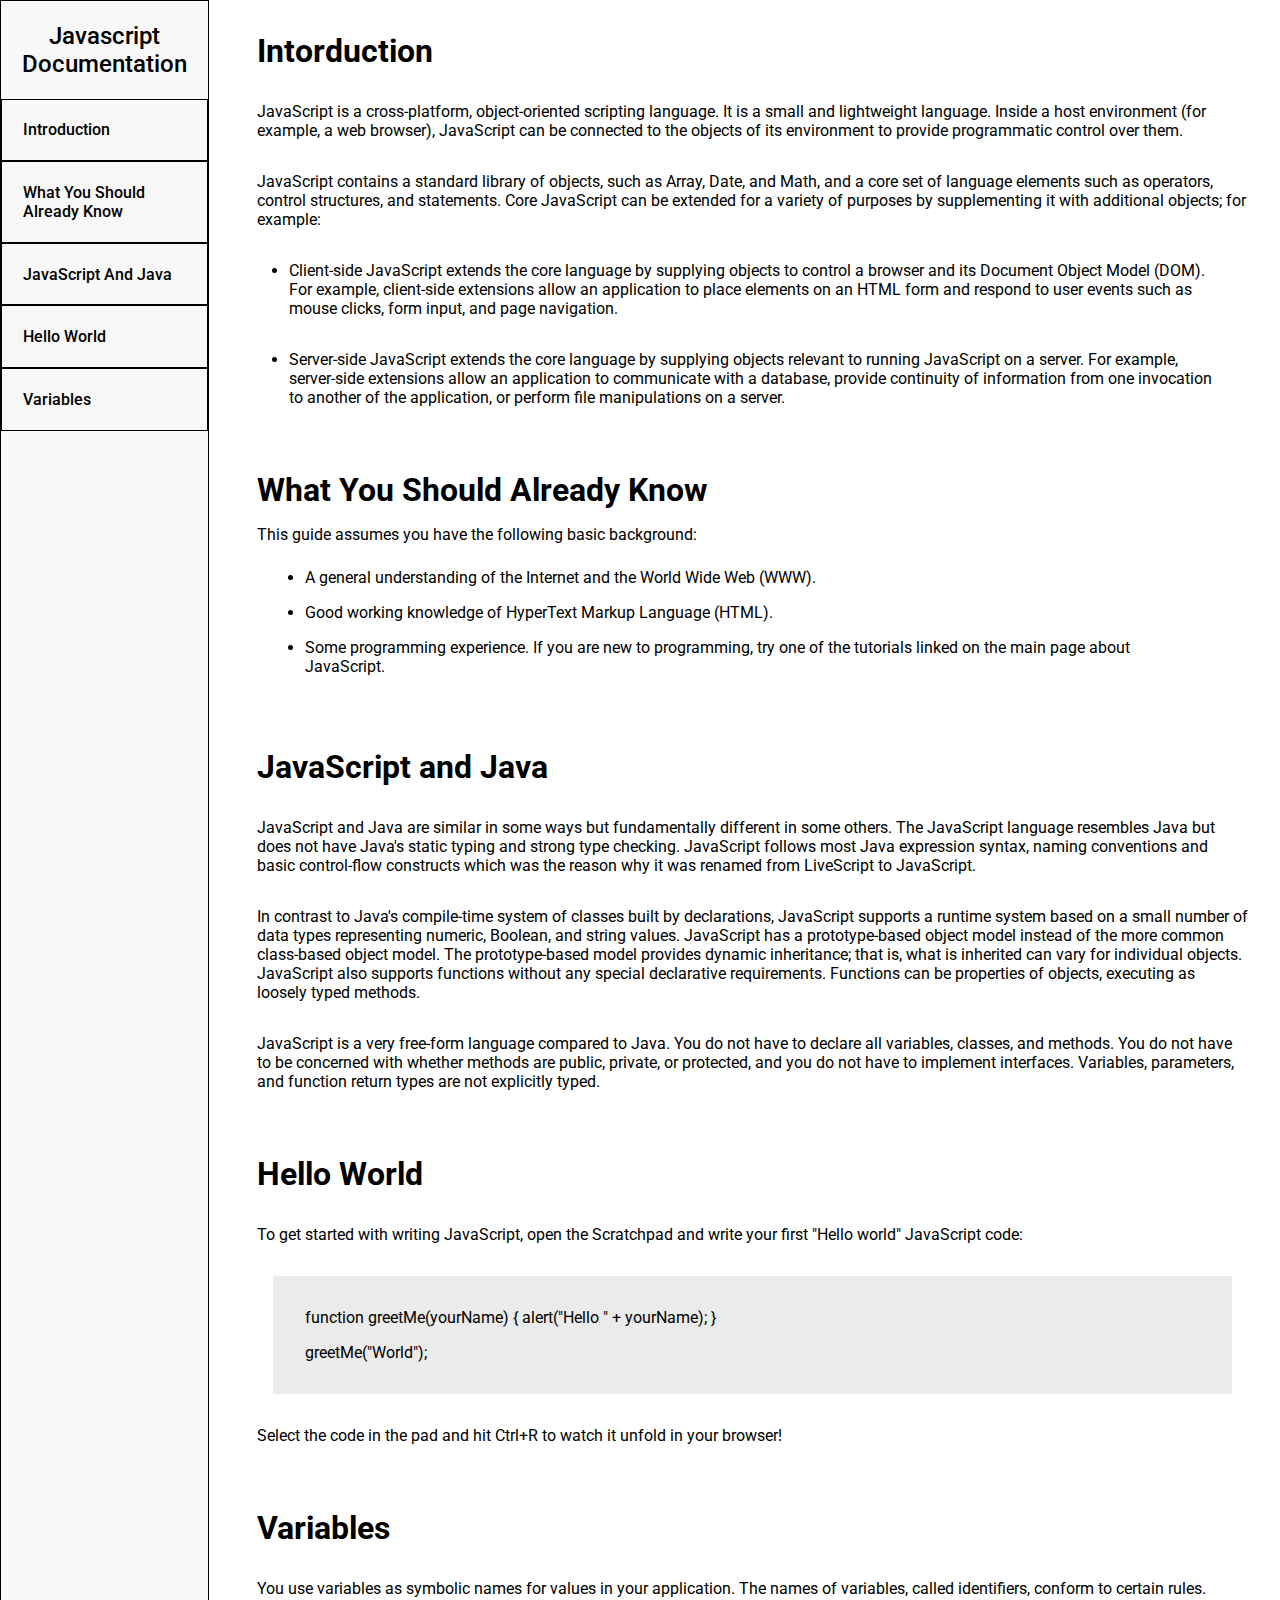
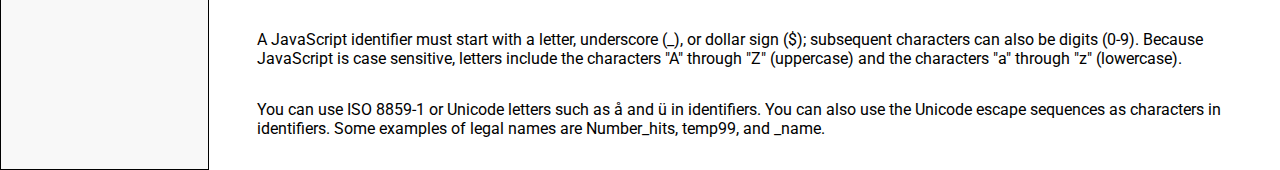
<file: Project-8 JavaScript Documentation/index.html>
<!DOCTYPE html>
<html lang="en">
<head>
    <meta charset="UTF-8">
    <meta name="viewport" content="width=device-width, initial-scale=1.0">
    <title>JavaScript Documentation</title>
    <link rel="stylesheet" href="style.css">
</head>
<body>
    <div class="container">
        <div class="cont1">
            <div class="cont11">       
                <h1>Javascript Documentation</h1>
                <ul class="order">
                    <a href="#a"><li>Introduction</li></a>
                    <a href="#b"><li>What You Should Already Know</li></a>
                    <a href="#c"><li>JavaScript And Java</li></a>
                    <a href="#d"><li>Hello World</li></a>
                    <a href="#e"><li>Variables</li></a>
                </ul>
            </div>
        </div>

        <!-- Cont 2 -->
        <main class="cont2">
            <div class="intro" id="a">
                <h1>Intorduction</h1>
                <div class="intro1">
                    <p>JavaScript is a cross-platform, object-oriented scripting language. It is a small and lightweight language. Inside a host environment (for example, a web browser), JavaScript can be connected to the objects of its environment to provide programmatic control over them.</p>
                    <p>JavaScript contains a standard library of objects, such as Array, Date, and Math, and a core set of language elements such as operators, control structures, and statements. Core JavaScript can be extended for a variety of purposes by supplementing it with additional objects; for example:</p>
                </div>
                <ul class="intro2">
                    <li>Client-side JavaScript extends the core language by supplying objects to control a browser and its Document Object Model (DOM). For example, client-side extensions allow an application to place elements on an HTML form and respond to user events such as mouse clicks, form input, and page navigation.</li>

                    <li>Server-side JavaScript extends the core language by supplying objects relevant to running JavaScript on a server. For example, server-side extensions allow an application to communicate with a database, provide continuity of information from one invocation to another of the application, or perform file manipulations on a server.</li>
                </ul>
            </div>

            <!-- cont 2 Section 2-->
             <div class="sec2" id="b">
                <h1>What You Should Already Know</h1>
                <p>This guide assumes you have the following basic background:</p>
                <ul class="sec2-order">
                    <li>A general understanding of the Internet and the World Wide Web (WWW).</li>
                    <li>Good working knowledge of HyperText Markup Language (HTML).</li>
                    <li>Some programming experience. If you are new to programming, try one of the tutorials linked on the main page about JavaScript.</li>
                </ul>
             </div>

             <!-- Section 3  -->
              <div class="sec3" id="c">
                <h1>JavaScript and Java</h1>
                <div class="sec3-paras">
                
                <p>JavaScript and Java are similar in some ways but fundamentally different in some others. The JavaScript language resembles Java but does not have Java's static typing and strong type checking. JavaScript follows most Java expression syntax, naming conventions and basic control-flow constructs which was the reason why it was renamed from LiveScript to JavaScript.</p>
                <p>In contrast to Java's compile-time system of classes built by declarations, JavaScript supports a runtime system based on a small number of data types representing numeric, Boolean, and string values. JavaScript has a prototype-based object model instead of the more common class-based object model. The prototype-based model provides dynamic inheritance; that is, what is inherited can vary for individual objects. JavaScript also supports functions without any special declarative requirements. Functions can be properties of objects, executing as loosely typed methods.</p>
                <p>JavaScript is a very free-form language compared to Java. You do not have to declare all variables, classes, and methods. You do not have to be concerned with whether methods are public, private, or protected, and you do not have to implement interfaces. Variables, parameters, and function return types are not explicitly typed.</p>
            </div>
              </div>

              <!-- Section 4  -->
              <div class="sec4" id="d">
                <h1>Hello World</h1>
                <p>To get started with writing JavaScript, open the Scratchpad and write your first "Hello world" JavaScript code:</p>
                <div class="code">
                    <span>function greetMe(yourName) { alert("Hello " + yourName); }</span>
                    <span> greetMe("World");</span>
                </div>
                <p>Select the code in the pad and hit Ctrl+R to watch it unfold in your browser!</p>
              </div>

              <!-- Section 5  -->
               <div class="sec5" id="e">
                <h1>Variables</h1>
                <p>You use variables as symbolic names for values in your application. The names of variables, called identifiers, conform to certain rules.</p>
                <p>A JavaScript identifier must start with a letter, underscore (_), or dollar sign ($); subsequent characters can also be digits (0-9). Because JavaScript is case sensitive, letters include the characters "A" through "Z" (uppercase) and the characters "a" through "z" (lowercase).</p>
                <p>You can use ISO 8859-1 or Unicode letters such as å and ü in identifiers. You can also use the Unicode escape sequences as characters in identifiers. Some examples of legal names are Number_hits, temp99, and _name.</p>
               </div>

        </main>
    </div>
    
</body>
</html>
</file>
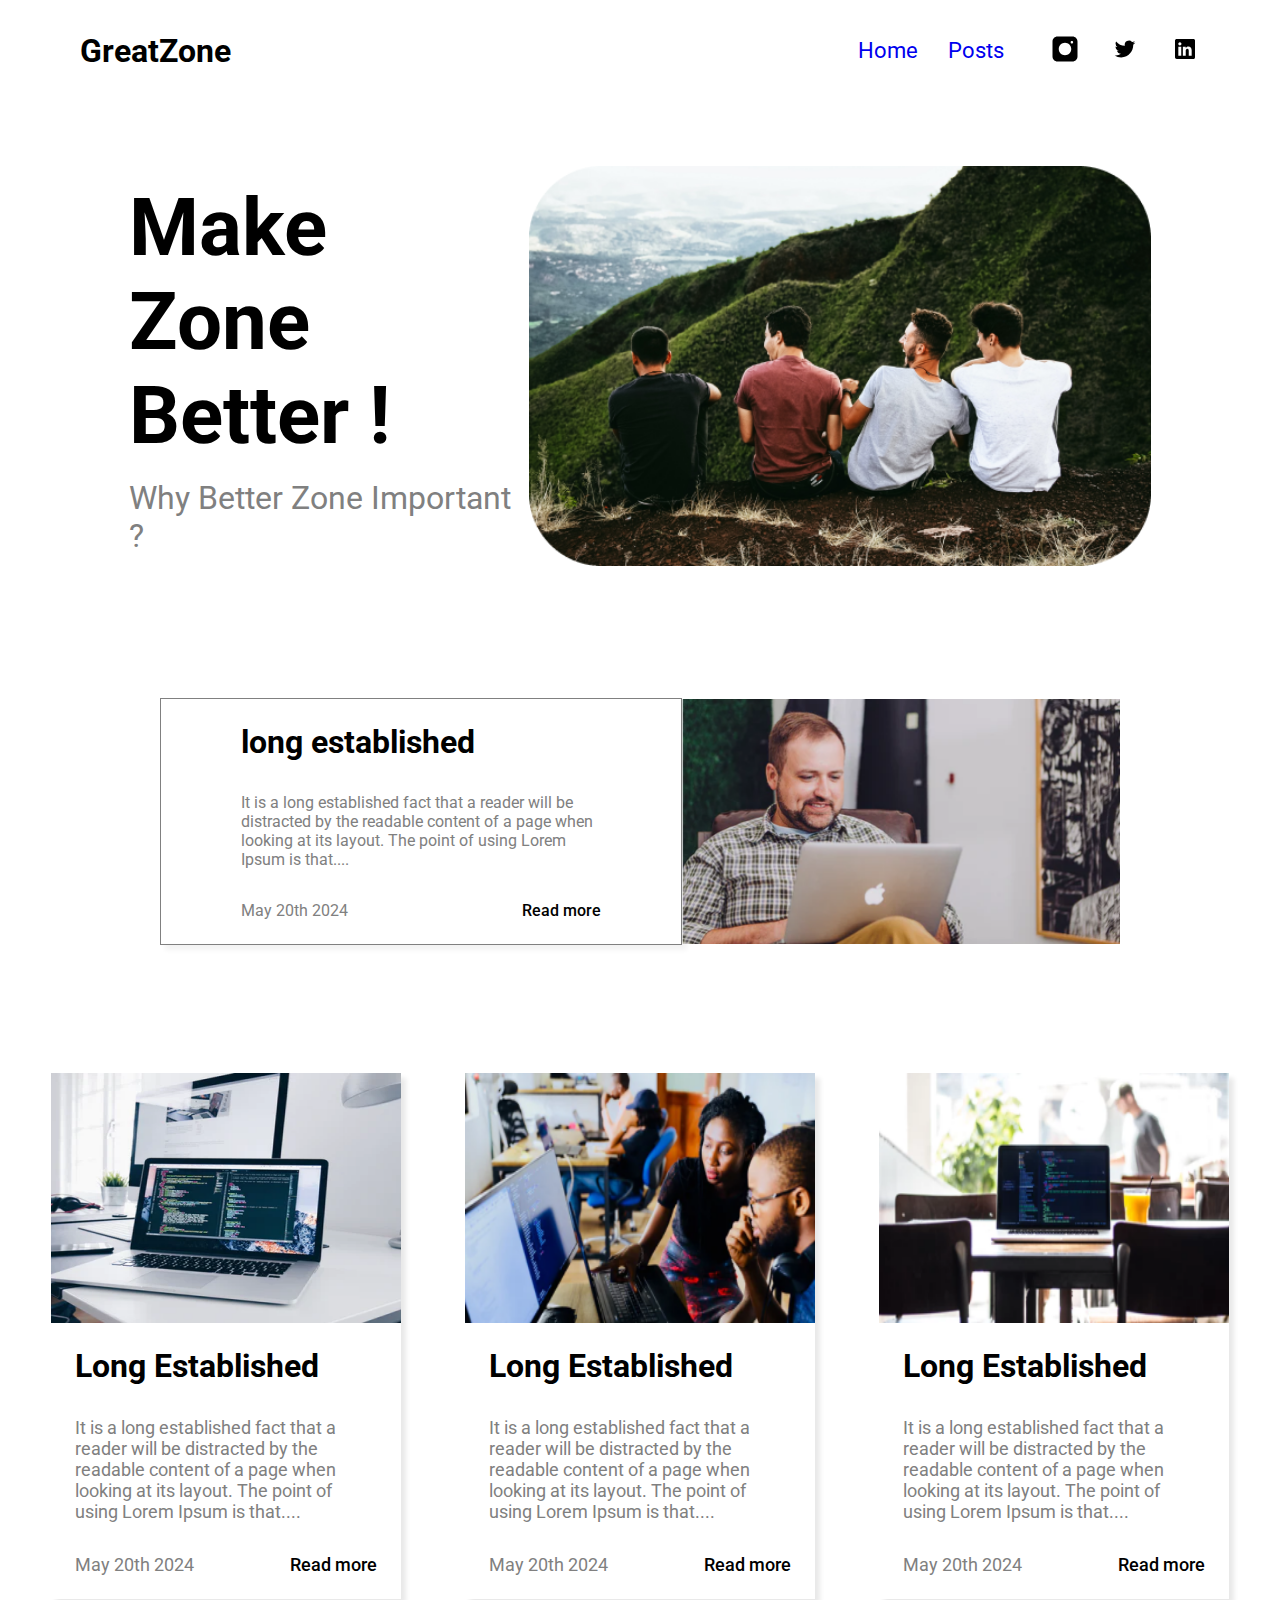
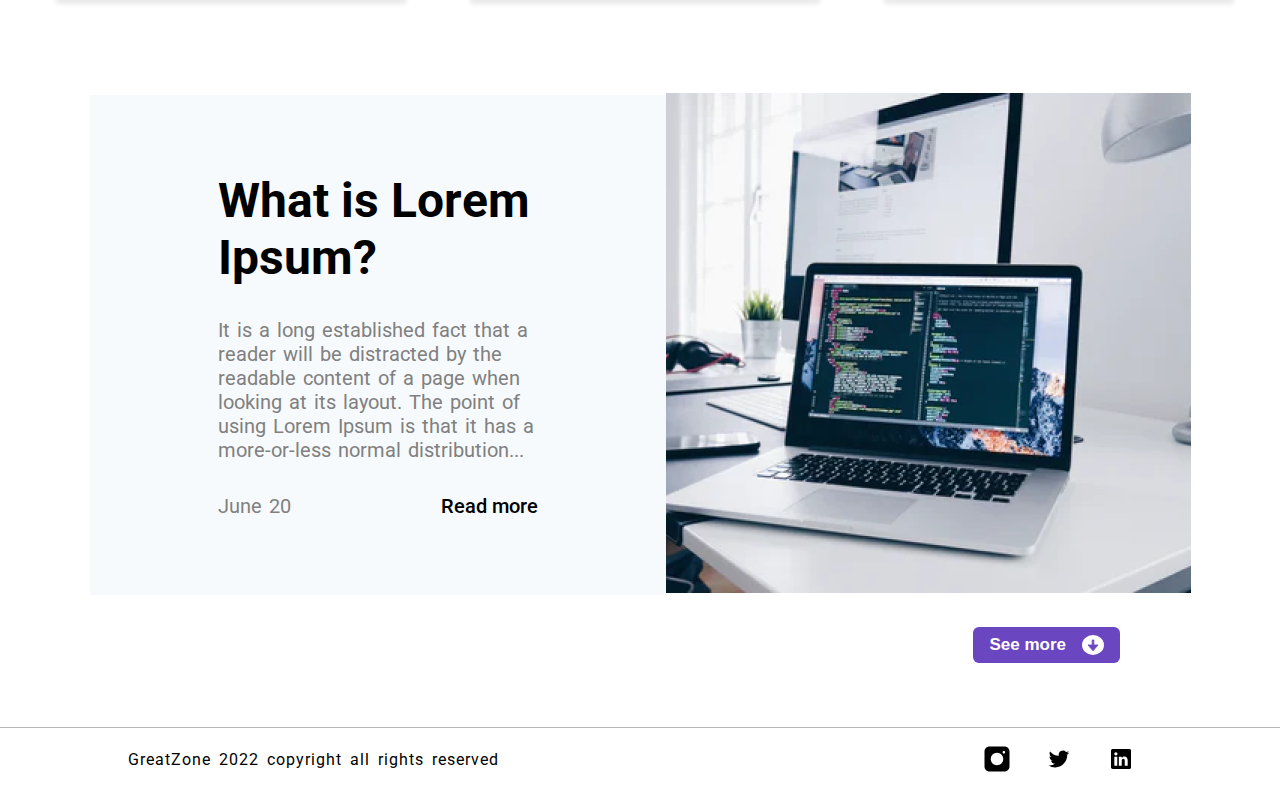
<file: Project-9 Blog/home.html>
<!DOCTYPE html>
<html lang="en">
  <head>
    <meta charset="UTF-8" />
    <meta name="viewport" content="width=device-width, initial-scale=1.0" />
    <title>Blog Website</title>
    <link rel="stylesheet" href="home.css" />
  </head>
  <body>
    <header class="head">
      <nav class="nav-bar">
        <h1>GreatZone</h1>
        <div class="cont">
          <a href="http://127.0.0.1:3000/Project-9%20Blog/home.html">
          <p>Home</p>
        </a>
        <a href="http://127.0.0.1:3000/Project-9%20Blog/post.html">
          <p class="po">Posts</p>
        </a>
          <div class="insta">
            <svg
              class="svg"
              fill="#000000"
              height="64px"
              width="64px"
              version="1.1"
              id="Shopicons"
              xmlns="http://www.w3.org/2000/svg"
              xmlns:xlink="http://www.w3.org/1999/xlink"
              viewBox="0 0 48 48"
              xml:space="preserve"
            >
              <g id="SVGRepo_bgCarrier" stroke-width="0"></g>
              <g
                id="SVGRepo_tracerCarrier"
                stroke-linecap="round"
                stroke-linejoin="round"
              ></g>
              <g id="SVGRepo_iconCarrier">
                <style type="text/css">
                  .st0 {
                    fill: none;
                  }
                </style>
                <g>
                  <path class="st0" d="M0,0h48v48H0V0z"></path>
                  <path
                    d="M36,4H12c-4.4,0-8,3.6-8,8v24c0,4.4,3.6,8,8,8h24c4.4,0,8-3.6,8-8V12C44,7.6,40.4,4,36,4z M24,34c-5.5,0-10-4.5-10-10 s4.5-10,10-10s10,4.5,10,10S29.5,34,24,34z M35,15c-1.1,0-2-0.9-2-2c0-1.1,0.9-2,2-2s2,0.9,2,2C37,14.1,36.1,15,35,15z"
                  ></path>
                </g>
              </g>
            </svg>
          </div>
          <div class="twit">
            <svg
              class="svg"
              fill="#000000"
              width="64px"
              height="64px"
              viewBox="0 0 32.00 32.00"
              xmlns="http://www.w3.org/2000/svg"
              stroke="#000000"
              stroke-width="0.00032"
            >
              <g id="SVGRepo_bgCarrier" stroke-width="0"></g>
              <g
                id="SVGRepo_tracerCarrier"
                stroke-linecap="round"
                stroke-linejoin="round"
              ></g>
              <g id="SVGRepo_iconCarrier">
                <path
                  d="M11.919 24.94c-2.548 0-4.921-.747-6.919-2.032a9.049 9.049 0 0 0 6.681-1.867 4.512 4.512 0 0 1-4.215-3.137c.276.054.559.082.848.082.412 0 .812-.056 1.193-.156a4.519 4.519 0 0 1-3.622-4.425v-.059a4.478 4.478 0 0 0 2.042.564 4.507 4.507 0 0 1-2.008-3.758c0-.824.225-1.602.612-2.268a12.811 12.811 0 0 0 9.303 4.715 4.517 4.517 0 0 1 7.692-4.115 9.107 9.107 0 0 0 2.866-1.094 4.542 4.542 0 0 1-1.983 2.498 9.08 9.08 0 0 0 2.592-.71 9.283 9.283 0 0 1-2.252 2.337c.008.193.014.388.014.583-.001 5.962-4.542 12.843-12.844 12.842"
                ></path>
              </g>
            </svg>
          </div>
          <div class="linkd">
            <svg
              class="svg"
              width="64px"
              height="64px"
              viewBox="0 0 24 24"
              fill="none"
              xmlns="http://www.w3.org/2000/svg"
            >
              <g id="SVGRepo_bgCarrier" stroke-width="0"></g>
              <g
                id="SVGRepo_tracerCarrier"
                stroke-linecap="round"
                stroke-linejoin="round"
              ></g>
              <g id="SVGRepo_iconCarrier">
                <path
                  d="M18.72 3.99997H5.37C5.19793 3.99191 5.02595 4.01786 4.86392 4.07635C4.70189 4.13484 4.55299 4.22471 4.42573 4.34081C4.29848 4.45692 4.19537 4.59699 4.12232 4.75299C4.04927 4.909 4.0077 5.07788 4 5.24997V18.63C4.01008 18.9901 4.15766 19.3328 4.41243 19.5875C4.6672 19.8423 5.00984 19.9899 5.37 20H18.72C19.0701 19.9844 19.4002 19.8322 19.6395 19.5761C19.8788 19.32 20.0082 18.9804 20 18.63V5.24997C20.0029 5.08247 19.9715 4.91616 19.9078 4.76122C19.8441 4.60629 19.7494 4.466 19.6295 4.34895C19.5097 4.23191 19.3672 4.14059 19.2108 4.08058C19.0544 4.02057 18.8874 3.99314 18.72 3.99997ZM9 17.34H6.67V10.21H9V17.34ZM7.89 9.12997C7.72741 9.13564 7.5654 9.10762 7.41416 9.04768C7.26291 8.98774 7.12569 8.89717 7.01113 8.78166C6.89656 8.66615 6.80711 8.5282 6.74841 8.37647C6.6897 8.22474 6.66301 8.06251 6.67 7.89997C6.66281 7.73567 6.69004 7.57169 6.74995 7.41854C6.80986 7.26538 6.90112 7.12644 7.01787 7.01063C7.13463 6.89481 7.2743 6.80468 7.42793 6.74602C7.58157 6.68735 7.74577 6.66145 7.91 6.66997C8.07259 6.66431 8.2346 6.69232 8.38584 6.75226C8.53709 6.8122 8.67431 6.90277 8.78887 7.01828C8.90344 7.13379 8.99289 7.27174 9.05159 7.42347C9.1103 7.5752 9.13699 7.73743 9.13 7.89997C9.13719 8.06427 9.10996 8.22825 9.05005 8.3814C8.99014 8.53456 8.89888 8.6735 8.78213 8.78931C8.66537 8.90513 8.5257 8.99526 8.37207 9.05392C8.21843 9.11259 8.05423 9.13849 7.89 9.12997ZM17.34 17.34H15V13.44C15 12.51 14.67 11.87 13.84 11.87C13.5822 11.8722 13.3313 11.9541 13.1219 12.1045C12.9124 12.2549 12.7546 12.4664 12.67 12.71C12.605 12.8926 12.5778 13.0865 12.59 13.28V17.34H10.29V10.21H12.59V11.21C12.7945 10.8343 13.0988 10.5225 13.4694 10.3089C13.84 10.0954 14.2624 9.98848 14.69 9.99997C16.2 9.99997 17.34 11 17.34 13.13V17.34Z"
                  fill="#000000"
                ></path>
              </g>
            </svg>
          </div>
        </div>
      </nav>
    </header>

    <!-- Section 2  -->
    <div class="sec2">
      <div class="para">
        <h1>Make Zone Better !</h1>
        <p>Why Better Zone Important ?</p>
      </div>
      <div class="img1">
        <img src="images/7.png" alt="friends" />
      </div>
    </div>

    <!-- Section 3  -->
    <div class="sec3">
      <div class="final">
        <div class="sec3-cont">
          <div class="sec3-paras">
            <h1>long established</h1>
            <p>
              It is a long established fact that a reader will be distracted by
              the readable content of a page when looking at its layout. The
              point of using Lorem Ipsum is that....
            </p>
            <div class="para2">
              <p class="dat">May 20th 2024</p>
              <p class="rm">Read more</p>
            </div>
          </div>
          <div class="img2">
            <img src="images/1.png" alt="1.png" />
          </div>
        </div>
      </div>
    </div>

    <!-- Section 4  -->
    <div class="sec4">
      <div class="card-cont">
        <div class="card1">
          <img src="images/5.png" alt="5.png" />
          <div class="c-para">
            <h1>Long Established</h1>
            <span
              >It is a long established fact that a reader will be distracted by
              the readable content of a page when looking at its layout. The
              point of using Lorem Ipsum is that....</span
            >
            <div class="c-p2">
              <span>May 20th 2024</span>
              <p>Read more</p>
            </div>
          </div>
        </div>
        <div class="card1">
          <img src="images/3.png" alt="5.png" />
          <div class="c-para">
            <h1>Long Established</h1>
            <span
              >It is a long established fact that a reader will be distracted by
              the readable content of a page when looking at its layout. The
              point of using Lorem Ipsum is that....</span
            >
            <div class="c-p2">
              <span>May 20th 2024</span>
              <p>Read more</p>
            </div>
          </div>
        </div>
        <div class="card1">
          <img src="images/4.png" alt="5.png" />
          <div class="c-para">
            <h1>Long Established</h1>
            <span
              >It is a long established fact that a reader will be distracted by
              the readable content of a page when looking at its layout. The
              point of using Lorem Ipsum is that....</span
            >
            <div class="c-p2">
              <span>May 20th 2024</span>
              <p>Read more</p>
            </div>
          </div>
        </div>
      </div>
    </div>

    <!-- Section 5  -->
    <div class="sec5">
      <div class="sec5-cont">
        <div class="sec5-para">
          <h1>What is Lorem Ipsum?</h1>
          <p>
            It is a long established fact that a reader will be distracted by
            the readable content of a page when looking at its layout. The point
            of using Lorem Ipsum is that it has a more-or-less normal
            distribution...
          </p>
          <div class="s5-para2">
            <p>June 20</p>
            <span>Read more</span>
          </div>
        </div>
        <div class="img6">
          <img src="images/5.png" alt="5.png" />
        </div>
      </div>
      <button class="btn">
        See more
        <svg
          class="arrow"
          fill="#6B46C1"
          width="64px"
          height="64px"
          viewBox="0 0 24 24"
          xmlns="http://www.w3.org/2000/svg"
          stroke="#6B46C1"
        >
          <g id="SVGRepo_bgCarrier" stroke-width="0"></g>
          <g
            id="SVGRepo_tracerCarrier"
            stroke-linecap="round"
            stroke-linejoin="round"
          ></g>
          <g id="SVGRepo_iconCarrier">
            <path d="M18 12h-5V6h-2v6H6l6 7z"></path>
          </g>
        </svg>
      </button>
    </div>

    <!-- Section 6  -->
     <footer class="sec6">
        <div class="sec6-para">
            <p>GreatZone 2022 copyright all rights reserved</p>
        </div>

        <div class="svgsf">
            <svg class="svg" fill="#000000" height="64px" width="64px" version="1.1" id="Shopicons" xmlns="http://www.w3.org/2000/svg" xmlns:xlink="http://www.w3.org/1999/xlink" viewBox="0 0 48 48" xml:space="preserve">
                <g id="SVGRepo_bgCarrier" stroke-width="0"></g>
                <g id="SVGRepo_tracerCarrier" stroke-linecap="round" stroke-linejoin="round"></g>
                <g id="SVGRepo_iconCarrier">
                  <style type="text/css">
                    .st0 {
                      fill: none;
                    }
                  </style>
                  <g>
                    <path class="st0" d="M0,0h48v48H0V0z"></path>
                    <path d="M36,4H12c-4.4,0-8,3.6-8,8v24c0,4.4,3.6,8,8,8h24c4.4,0,8-3.6,8-8V12C44,7.6,40.4,4,36,4z M24,34c-5.5,0-10-4.5-10-10 s4.5-10,10-10s10,4.5,10,10S29.5,34,24,34z M35,15c-1.1,0-2-0.9-2-2c0-1.1,0.9-2,2-2s2,0.9,2,2C37,14.1,36.1,15,35,15z"></path>
                  </g>
                </g>
              </svg>
              <svg class="svg" fill="#000000" width="64px" height="64px" viewBox="0 0 32.00 32.00" xmlns="http://www.w3.org/2000/svg" stroke="#000000" stroke-width="0.00032">
                <g id="SVGRepo_bgCarrier" stroke-width="0"></g>
                <g id="SVGRepo_tracerCarrier" stroke-linecap="round" stroke-linejoin="round"></g>
                <g id="SVGRepo_iconCarrier">
                  <path d="M11.919 24.94c-2.548 0-4.921-.747-6.919-2.032a9.049 9.049 0 0 0 6.681-1.867 4.512 4.512 0 0 1-4.215-3.137c.276.054.559.082.848.082.412 0 .812-.056 1.193-.156a4.519 4.519 0 0 1-3.622-4.425v-.059a4.478 4.478 0 0 0 2.042.564 4.507 4.507 0 0 1-2.008-3.758c0-.824.225-1.602.612-2.268a12.811 12.811 0 0 0 9.303 4.715 4.517 4.517 0 0 1 7.692-4.115 9.107 9.107 0 0 0 2.866-1.094 4.542 4.542 0 0 1-1.983 2.498 9.08 9.08 0 0 0 2.592-.71 9.283 9.283 0 0 1-2.252 2.337c.008.193.014.388.014.583-.001 5.962-4.542 12.843-12.844 12.842"></path>
                </g>
              </svg>
              <svg class="svg" width="64px" height="64px" viewBox="0 0 24 24" fill="none" xmlns="http://www.w3.org/2000/svg">
                <g id="SVGRepo_bgCarrier" stroke-width="0"></g>
                <g id="SVGRepo_tracerCarrier" stroke-linecap="round" stroke-linejoin="round"></g>
                <g id="SVGRepo_iconCarrier">
                  <path d="M18.72 3.99997H5.37C5.19793 3.99191 5.02595 4.01786 4.86392 4.07635C4.70189 4.13484 4.55299 4.22471 4.42573 4.34081C4.29848 4.45692 4.19537 4.59699 4.12232 4.75299C4.04927 4.909 4.0077 5.07788 4 5.24997V18.63C4.01008 18.9901 4.15766 19.3328 4.41243 19.5875C4.6672 19.8423 5.00984 19.9899 5.37 20H18.72C19.0701 19.9844 19.4002 19.8322 19.6395 19.5761C19.8788 19.32 20.0082 18.9804 20 18.63V5.24997C20.0029 5.08247 19.9715 4.91616 19.9078 4.76122C19.8441 4.60629 19.7494 4.466 19.6295 4.34895C19.5097 4.23191 19.3672 4.14059 19.2108 4.08058C19.0544 4.02057 18.8874 3.99314 18.72 3.99997ZM9 17.34H6.67V10.21H9V17.34ZM7.89 9.12997C7.72741 9.13564 7.5654 9.10762 7.41416 9.04768C7.26291 8.98774 7.12569 8.89717 7.01113 8.78166C6.89656 8.66615 6.80711 8.5282 6.74841 8.37647C6.6897 8.22474 6.66301 8.06251 6.67 7.89997C6.66281 7.73567 6.69004 7.57169 6.74995 7.41854C6.80986 7.26538 6.90112 7.12644 7.01787 7.01063C7.13463 6.89481 7.2743 6.80468 7.42793 6.74602C7.58157 6.68735 7.74577 6.66145 7.91 6.66997C8.07259 6.66431 8.2346 6.69232 8.38584 6.75226C8.53709 6.8122 8.67431 6.90277 8.78887 7.01828C8.90344 7.13379 8.99289 7.27174 9.05159 7.42347C9.1103 7.5752 9.13699 7.73743 9.13 7.89997C9.13719 8.06427 9.10996 8.22825 9.05005 8.3814C8.99014 8.53456 8.89888 8.6735 8.78213 8.78931C8.66537 8.90513 8.5257 8.99526 8.37207 9.05392C8.21843 9.11259 8.05423 9.13849 7.89 9.12997ZM17.34 17.34H15V13.44C15 12.51 14.67 11.87 13.84 11.87C13.5822 11.8722 13.3313 11.9541 13.1219 12.1045C12.9124 12.2549 12.7546 12.4664 12.67 12.71C12.605 12.8926 12.5778 13.0865 12.59 13.28V17.34H10.29V10.21H12.59V11.21C12.7945 10.8343 13.0988 10.5225 13.4694 10.3089C13.84 10.0954 14.2624 9.98848 14.69 9.99997C16.2 9.99997 17.34 11 17.34 13.13V17.34Z" fill="#000000"></path>
                </g>
              </svg>
        </div>
     </footer>
  </body>
</html>
</file>
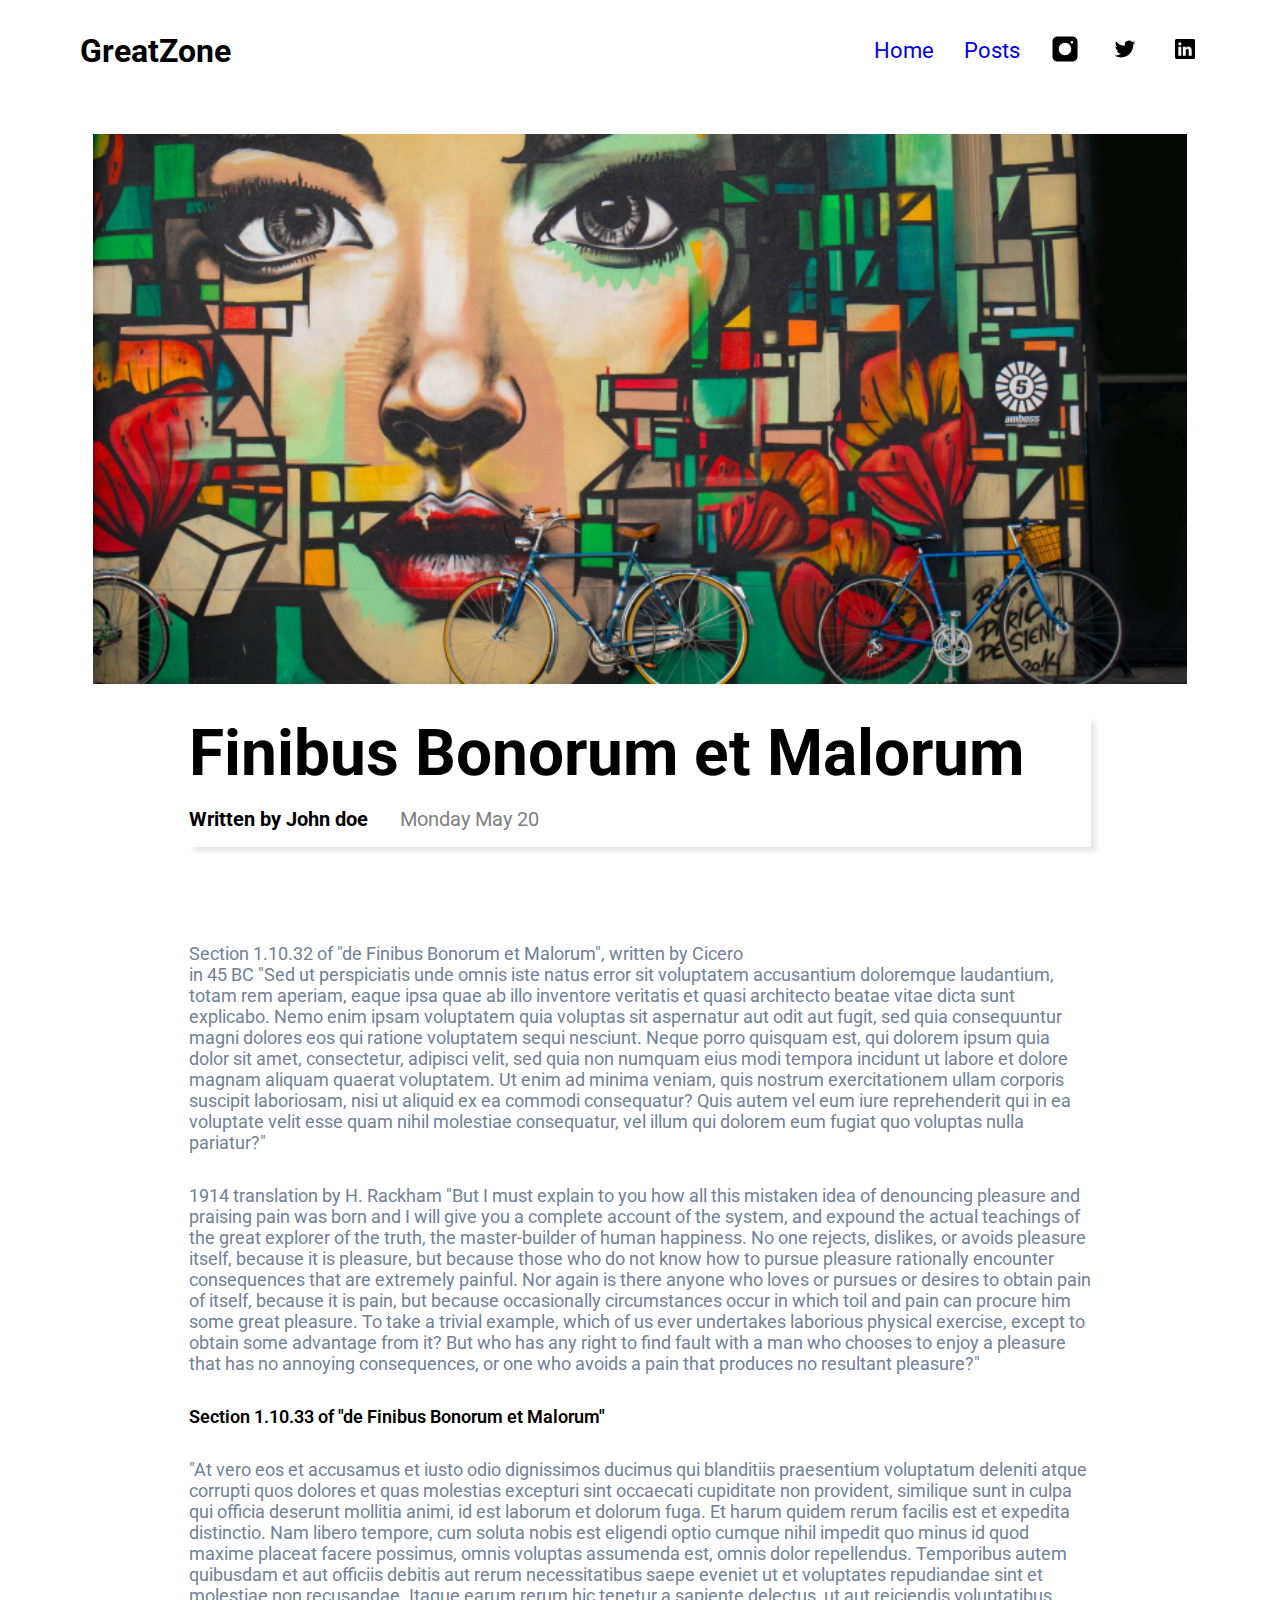
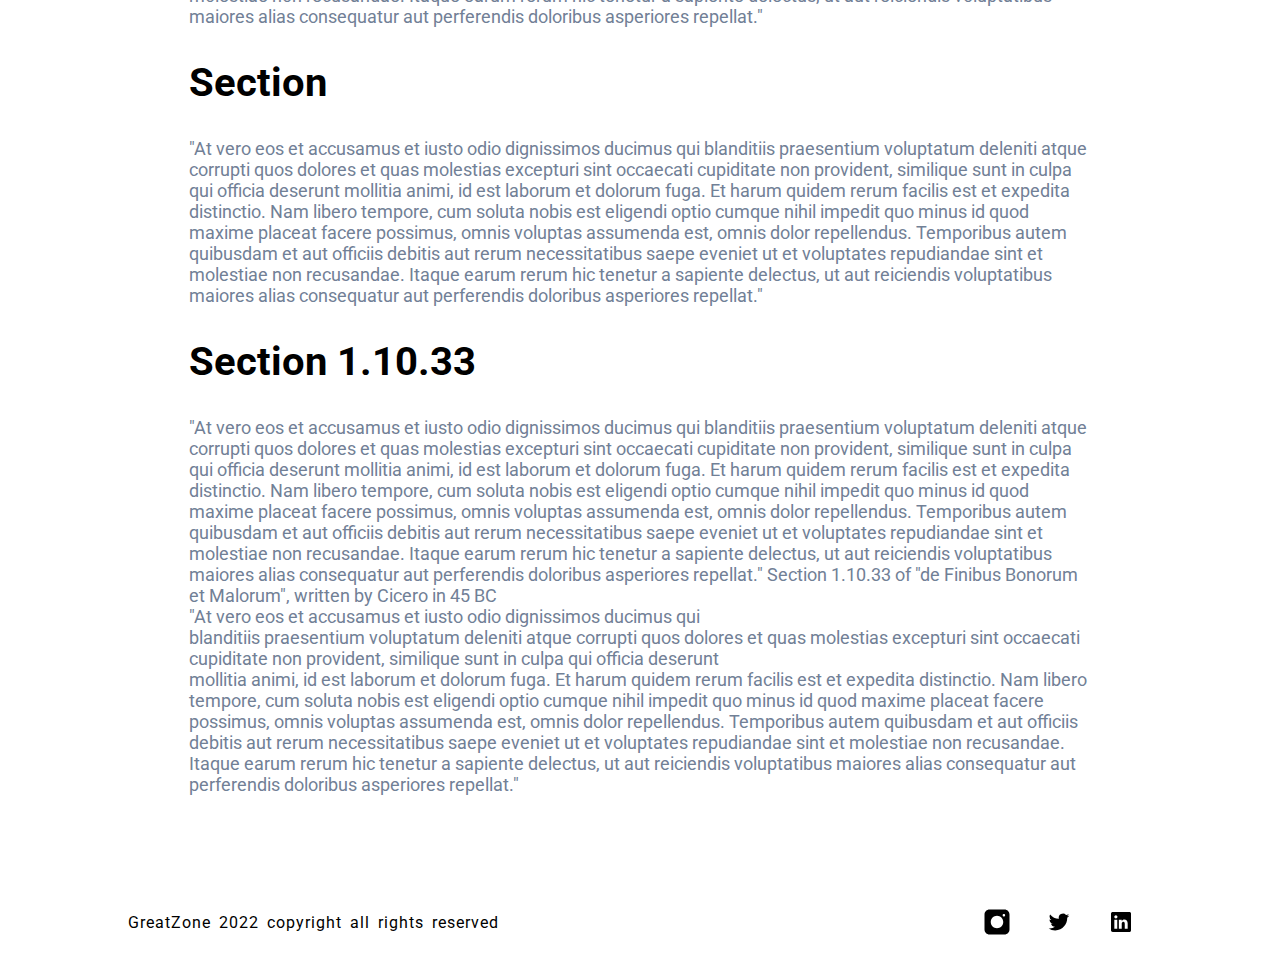
<file: Project-9 Blog/post.html>
<!DOCTYPE html>
<html lang="en">
  <head>
    <meta charset="UTF-8" />
    <meta name="viewport" content="width=device-width, initial-scale=1.0" />
    <title>B-log Second page</title>
    <link rel="stylesheet" href="post.css" />
  </head>
  <body>
    <header class="head">
        <nav class="nav-bar">
          <h1>GreatZone</h1>
          <div class="cont">
            <a href="http://127.0.0.1:3000/Project-9%20Blog/home.html">
            <p>Home</p>
          </a>
          <a href="http://127.0.0.1:3000/Project-9%20Blog/post.html">
            <p class="po">Posts</p>
          </a>
            <div class="insta">
              <svg
                class="svg"
                fill="#000000"
                height="64px"
                width="64px"
                version="1.1"
                id="Shopicons"
                xmlns="http://www.w3.org/2000/svg"
                xmlns:xlink="http://www.w3.org/1999/xlink"
                viewBox="0 0 48 48"
                xml:space="preserve"
              >
                <g id="SVGRepo_bgCarrier" stroke-width="0"></g>
                <g
                  id="SVGRepo_tracerCarrier"
                  stroke-linecap="round"
                  stroke-linejoin="round"
                ></g>
                <g id="SVGRepo_iconCarrier">
                  <style type="text/css">
                    .st0 {
                      fill: none;
                    }
                  </style>
                  <g>
                    <path class="st0" d="M0,0h48v48H0V0z"></path>
                    <path
                      d="M36,4H12c-4.4,0-8,3.6-8,8v24c0,4.4,3.6,8,8,8h24c4.4,0,8-3.6,8-8V12C44,7.6,40.4,4,36,4z M24,34c-5.5,0-10-4.5-10-10 s4.5-10,10-10s10,4.5,10,10S29.5,34,24,34z M35,15c-1.1,0-2-0.9-2-2c0-1.1,0.9-2,2-2s2,0.9,2,2C37,14.1,36.1,15,35,15z"
                    ></path>
                  </g>
                </g>
              </svg>
            </div>
            <div class="twit">
              <svg
                class="svg"
                fill="#000000"
                width="64px"
                height="64px"
                viewBox="0 0 32.00 32.00"
                xmlns="http://www.w3.org/2000/svg"
                stroke="#000000"
                stroke-width="0.00032"
              >
                <g id="SVGRepo_bgCarrier" stroke-width="0"></g>
                <g
                  id="SVGRepo_tracerCarrier"
                  stroke-linecap="round"
                  stroke-linejoin="round"
                ></g>
                <g id="SVGRepo_iconCarrier">
                  <path
                    d="M11.919 24.94c-2.548 0-4.921-.747-6.919-2.032a9.049 9.049 0 0 0 6.681-1.867 4.512 4.512 0 0 1-4.215-3.137c.276.054.559.082.848.082.412 0 .812-.056 1.193-.156a4.519 4.519 0 0 1-3.622-4.425v-.059a4.478 4.478 0 0 0 2.042.564 4.507 4.507 0 0 1-2.008-3.758c0-.824.225-1.602.612-2.268a12.811 12.811 0 0 0 9.303 4.715 4.517 4.517 0 0 1 7.692-4.115 9.107 9.107 0 0 0 2.866-1.094 4.542 4.542 0 0 1-1.983 2.498 9.08 9.08 0 0 0 2.592-.71 9.283 9.283 0 0 1-2.252 2.337c.008.193.014.388.014.583-.001 5.962-4.542 12.843-12.844 12.842"
                  ></path>
                </g>
              </svg>
            </div>
            <div class="linkd">
              <svg
                class="svg"
                width="64px"
                height="64px"
                viewBox="0 0 24 24"
                fill="none"
                xmlns="http://www.w3.org/2000/svg"
              >
                <g id="SVGRepo_bgCarrier" stroke-width="0"></g>
                <g
                  id="SVGRepo_tracerCarrier"
                  stroke-linecap="round"
                  stroke-linejoin="round"
                ></g>
                <g id="SVGRepo_iconCarrier">
                  <path
                    d="M18.72 3.99997H5.37C5.19793 3.99191 5.02595 4.01786 4.86392 4.07635C4.70189 4.13484 4.55299 4.22471 4.42573 4.34081C4.29848 4.45692 4.19537 4.59699 4.12232 4.75299C4.04927 4.909 4.0077 5.07788 4 5.24997V18.63C4.01008 18.9901 4.15766 19.3328 4.41243 19.5875C4.6672 19.8423 5.00984 19.9899 5.37 20H18.72C19.0701 19.9844 19.4002 19.8322 19.6395 19.5761C19.8788 19.32 20.0082 18.9804 20 18.63V5.24997C20.0029 5.08247 19.9715 4.91616 19.9078 4.76122C19.8441 4.60629 19.7494 4.466 19.6295 4.34895C19.5097 4.23191 19.3672 4.14059 19.2108 4.08058C19.0544 4.02057 18.8874 3.99314 18.72 3.99997ZM9 17.34H6.67V10.21H9V17.34ZM7.89 9.12997C7.72741 9.13564 7.5654 9.10762 7.41416 9.04768C7.26291 8.98774 7.12569 8.89717 7.01113 8.78166C6.89656 8.66615 6.80711 8.5282 6.74841 8.37647C6.6897 8.22474 6.66301 8.06251 6.67 7.89997C6.66281 7.73567 6.69004 7.57169 6.74995 7.41854C6.80986 7.26538 6.90112 7.12644 7.01787 7.01063C7.13463 6.89481 7.2743 6.80468 7.42793 6.74602C7.58157 6.68735 7.74577 6.66145 7.91 6.66997C8.07259 6.66431 8.2346 6.69232 8.38584 6.75226C8.53709 6.8122 8.67431 6.90277 8.78887 7.01828C8.90344 7.13379 8.99289 7.27174 9.05159 7.42347C9.1103 7.5752 9.13699 7.73743 9.13 7.89997C9.13719 8.06427 9.10996 8.22825 9.05005 8.3814C8.99014 8.53456 8.89888 8.6735 8.78213 8.78931C8.66537 8.90513 8.5257 8.99526 8.37207 9.05392C8.21843 9.11259 8.05423 9.13849 7.89 9.12997ZM17.34 17.34H15V13.44C15 12.51 14.67 11.87 13.84 11.87C13.5822 11.8722 13.3313 11.9541 13.1219 12.1045C12.9124 12.2549 12.7546 12.4664 12.67 12.71C12.605 12.8926 12.5778 13.0865 12.59 13.28V17.34H10.29V10.21H12.59V11.21C12.7945 10.8343 13.0988 10.5225 13.4694 10.3089C13.84 10.0954 14.2624 9.98848 14.69 9.99997C16.2 9.99997 17.34 11 17.34 13.13V17.34Z"
                    fill="#000000"
                  ></path>
                </g>
              </svg>
            </div>
          </div>
        </nav>
      </header>

    <!-- Post Section 2 -->
    <div class="sec2">
      <img src="images/6.png" alt="6.png" />
    </div>

    <!-- Main Section 3 -->
    <div class="main-sec">
      <div class="sec3">
        <div class="p1">
          <h1>Finibus Bonorum et Malorum</h1>
          <div class="pp">
            <p>Written by John doe</p>
            <span>Monday May 20</span>
          </div>
        </div>
      </div>

      <!-- Section 4  -->

      <div class="sec4">
        <p>
          Section 1.10.32 of "de Finibus Bonorum et Malorum", written by Cicero <br>
          in 45 BC "Sed ut perspiciatis unde omnis iste natus error sit
          voluptatem accusantium doloremque laudantium, totam rem aperiam, eaque
          ipsa quae ab illo inventore veritatis et quasi architecto beatae vitae
          dicta sunt explicabo. Nemo enim ipsam voluptatem quia voluptas sit
          aspernatur aut odit aut fugit, sed quia consequuntur magni dolores eos
          qui ratione voluptatem sequi nesciunt. Neque porro quisquam est, qui
          dolorem ipsum quia dolor sit amet, consectetur, adipisci velit, sed
          quia non numquam eius modi tempora incidunt ut labore et dolore magnam
          aliquam quaerat voluptatem. Ut enim ad minima veniam, quis nostrum
          exercitationem ullam corporis suscipit laboriosam, nisi ut aliquid ex
          ea commodi consequatur? Quis autem vel eum iure reprehenderit qui in
          ea voluptate velit esse quam nihil molestiae consequatur, vel illum
          qui dolorem eum fugiat quo voluptas nulla pariatur?"
        </p>

        <p>
          1914 translation by H. Rackham "But I must explain to you how all this
          mistaken idea of denouncing pleasure and praising pain was born and I
          will give you a complete account of the system, and expound the actual
          teachings of the great explorer of the truth, the master-builder of
          human happiness. No one rejects, dislikes, or avoids pleasure itself,
          because it is pleasure, but because those who do not know how to
          pursue pleasure rationally encounter consequences that are extremely
          painful. Nor again is there anyone who loves or pursues or desires to
          obtain pain of itself, because it is pain, but because occasionally
          circumstances occur in which toil and pain can procure him some great
          pleasure. To take a trivial example, which of us ever undertakes
          laborious physical exercise, except to obtain some advantage from it?
          But who has any right to find fault with a man who chooses to enjoy a
          pleasure that has no annoying consequences, or one who avoids a pain
          that produces no resultant pleasure?"
        </p>

        <span>Section 1.10.33 of "de Finibus Bonorum et Malorum"</span>

        <p>
          "At vero eos et accusamus et iusto odio dignissimos ducimus qui
          blanditiis praesentium voluptatum deleniti atque corrupti quos dolores
          et quas molestias excepturi sint occaecati cupiditate non provident,
          similique sunt in culpa qui officia deserunt mollitia animi, id est
          laborum et dolorum fuga. Et harum quidem rerum facilis est et expedita
          distinctio. Nam libero tempore, cum soluta nobis est eligendi optio
          cumque nihil impedit quo minus id quod maxime placeat facere possimus,
          omnis voluptas assumenda est, omnis dolor repellendus. Temporibus
          autem quibusdam et aut officiis debitis aut rerum necessitatibus saepe
          eveniet ut et voluptates repudiandae sint et molestiae non recusandae.
          Itaque earum rerum hic tenetur a sapiente delectus, ut aut reiciendis
          voluptatibus maiores alias consequatur aut perferendis doloribus
          asperiores repellat."
        </p>
      </div>

      <!-- Section 5  -->
      <div class="sec5">
        <h1>Section</h1>

        <p>
          "At vero eos et accusamus et iusto odio dignissimos ducimus qui
          blanditiis praesentium voluptatum deleniti atque corrupti quos dolores
          et quas molestias excepturi sint occaecati cupiditate non provident,
          similique sunt in culpa qui officia deserunt mollitia animi, id est
          laborum et dolorum fuga. Et harum quidem rerum facilis est et expedita
          distinctio. Nam libero tempore, cum soluta nobis est eligendi optio
          cumque nihil impedit quo minus id quod maxime placeat facere possimus,
          omnis voluptas assumenda est, omnis dolor repellendus. Temporibus
          autem quibusdam et aut officiis debitis aut rerum necessitatibus saepe
          eveniet ut et voluptates repudiandae sint et molestiae non recusandae.
          Itaque earum rerum hic tenetur a sapiente delectus, ut aut reiciendis
          voluptatibus maiores alias consequatur aut perferendis doloribus
          asperiores repellat."
        </p>
      </div>

      <!-- Section 6  -->
      <div class="sec6">
        <h1>Section 1.10.33</h1>

        <p>
          "At vero eos et accusamus et iusto odio dignissimos ducimus qui
          blanditiis praesentium voluptatum deleniti atque corrupti quos dolores
          et quas molestias excepturi sint occaecati cupiditate non provident,
          similique sunt in culpa qui officia deserunt mollitia animi, id est
          laborum et dolorum fuga. Et harum quidem rerum facilis est et expedita
          distinctio. Nam libero tempore, cum soluta nobis est eligendi optio
          cumque nihil impedit quo minus id quod maxime placeat facere possimus,
          omnis voluptas assumenda est, omnis dolor repellendus. Temporibus
          autem quibusdam et aut officiis debitis aut rerum necessitatibus saepe
          eveniet ut et voluptates repudiandae sint et molestiae non recusandae.
          Itaque earum rerum hic tenetur a sapiente delectus, ut aut reiciendis
          voluptatibus maiores alias consequatur aut perferendis doloribus
          asperiores repellat." Section 1.10.33 of "de Finibus Bonorum et
          Malorum", written by Cicero in 45 BC <br> "At vero eos et accusamus et
          iusto odio dignissimos ducimus qui <br> blanditiis praesentium voluptatum
          deleniti atque corrupti quos dolores et quas molestias excepturi sint
          occaecati  cupiditate non provident, similique sunt in culpa qui
          officia deserunt <br> mollitia animi, id est laborum et dolorum fuga. Et
          harum quidem rerum facilis est et expedita distinctio. Nam libero
          tempore, cum soluta nobis est eligendi optio cumque nihil impedit quo
          minus id quod maxime placeat facere possimus, omnis voluptas assumenda
          est, omnis dolor repellendus. Temporibus autem quibusdam et aut
          officiis debitis aut rerum necessitatibus saepe eveniet ut et
          voluptates repudiandae sint et molestiae non recusandae. Itaque earum
          rerum hic tenetur a sapiente delectus, ut aut reiciendis voluptatibus
          maiores alias consequatur aut perferendis doloribus asperiores
          repellat."
        </p>
      </div>
    </div>

    <!-- Section 7  -->
    <footer class="sec7">
        <div class="sec6-para">
            <p>GreatZone 2022 copyright all rights reserved</p>
        </div>

        <div class="svgsf">
            <svg class="svg" fill="#000000" height="64px" width="64px" version="1.1" id="Shopicons" xmlns="http://www.w3.org/2000/svg" xmlns:xlink="http://www.w3.org/1999/xlink" viewBox="0 0 48 48" xml:space="preserve">
                <g id="SVGRepo_bgCarrier" stroke-width="0"></g>
                <g id="SVGRepo_tracerCarrier" stroke-linecap="round" stroke-linejoin="round"></g>
                <g id="SVGRepo_iconCarrier">
                  <style type="text/css">
                    .st0 {
                      fill: none;
                    }
                  </style>
                  <g>
                    <path class="st0" d="M0,0h48v48H0V0z"></path>
                    <path d="M36,4H12c-4.4,0-8,3.6-8,8v24c0,4.4,3.6,8,8,8h24c4.4,0,8-3.6,8-8V12C44,7.6,40.4,4,36,4z M24,34c-5.5,0-10-4.5-10-10 s4.5-10,10-10s10,4.5,10,10S29.5,34,24,34z M35,15c-1.1,0-2-0.9-2-2c0-1.1,0.9-2,2-2s2,0.9,2,2C37,14.1,36.1,15,35,15z"></path>
                  </g>
                </g>
              </svg>
              <svg class="svg" fill="#000000" width="64px" height="64px" viewBox="0 0 32.00 32.00" xmlns="http://www.w3.org/2000/svg" stroke="#000000" stroke-width="0.00032">
                <g id="SVGRepo_bgCarrier" stroke-width="0"></g>
                <g id="SVGRepo_tracerCarrier" stroke-linecap="round" stroke-linejoin="round"></g>
                <g id="SVGRepo_iconCarrier">
                  <path d="M11.919 24.94c-2.548 0-4.921-.747-6.919-2.032a9.049 9.049 0 0 0 6.681-1.867 4.512 4.512 0 0 1-4.215-3.137c.276.054.559.082.848.082.412 0 .812-.056 1.193-.156a4.519 4.519 0 0 1-3.622-4.425v-.059a4.478 4.478 0 0 0 2.042.564 4.507 4.507 0 0 1-2.008-3.758c0-.824.225-1.602.612-2.268a12.811 12.811 0 0 0 9.303 4.715 4.517 4.517 0 0 1 7.692-4.115 9.107 9.107 0 0 0 2.866-1.094 4.542 4.542 0 0 1-1.983 2.498 9.08 9.08 0 0 0 2.592-.71 9.283 9.283 0 0 1-2.252 2.337c.008.193.014.388.014.583-.001 5.962-4.542 12.843-12.844 12.842"></path>
                </g>
              </svg>
              <svg class="svg" width="64px" height="64px" viewBox="0 0 24 24" fill="none" xmlns="http://www.w3.org/2000/svg">
                <g id="SVGRepo_bgCarrier" stroke-width="0"></g>
                <g id="SVGRepo_tracerCarrier" stroke-linecap="round" stroke-linejoin="round"></g>
                <g id="SVGRepo_iconCarrier">
                  <path d="M18.72 3.99997H5.37C5.19793 3.99191 5.02595 4.01786 4.86392 4.07635C4.70189 4.13484 4.55299 4.22471 4.42573 4.34081C4.29848 4.45692 4.19537 4.59699 4.12232 4.75299C4.04927 4.909 4.0077 5.07788 4 5.24997V18.63C4.01008 18.9901 4.15766 19.3328 4.41243 19.5875C4.6672 19.8423 5.00984 19.9899 5.37 20H18.72C19.0701 19.9844 19.4002 19.8322 19.6395 19.5761C19.8788 19.32 20.0082 18.9804 20 18.63V5.24997C20.0029 5.08247 19.9715 4.91616 19.9078 4.76122C19.8441 4.60629 19.7494 4.466 19.6295 4.34895C19.5097 4.23191 19.3672 4.14059 19.2108 4.08058C19.0544 4.02057 18.8874 3.99314 18.72 3.99997ZM9 17.34H6.67V10.21H9V17.34ZM7.89 9.12997C7.72741 9.13564 7.5654 9.10762 7.41416 9.04768C7.26291 8.98774 7.12569 8.89717 7.01113 8.78166C6.89656 8.66615 6.80711 8.5282 6.74841 8.37647C6.6897 8.22474 6.66301 8.06251 6.67 7.89997C6.66281 7.73567 6.69004 7.57169 6.74995 7.41854C6.80986 7.26538 6.90112 7.12644 7.01787 7.01063C7.13463 6.89481 7.2743 6.80468 7.42793 6.74602C7.58157 6.68735 7.74577 6.66145 7.91 6.66997C8.07259 6.66431 8.2346 6.69232 8.38584 6.75226C8.53709 6.8122 8.67431 6.90277 8.78887 7.01828C8.90344 7.13379 8.99289 7.27174 9.05159 7.42347C9.1103 7.5752 9.13699 7.73743 9.13 7.89997C9.13719 8.06427 9.10996 8.22825 9.05005 8.3814C8.99014 8.53456 8.89888 8.6735 8.78213 8.78931C8.66537 8.90513 8.5257 8.99526 8.37207 9.05392C8.21843 9.11259 8.05423 9.13849 7.89 9.12997ZM17.34 17.34H15V13.44C15 12.51 14.67 11.87 13.84 11.87C13.5822 11.8722 13.3313 11.9541 13.1219 12.1045C12.9124 12.2549 12.7546 12.4664 12.67 12.71C12.605 12.8926 12.5778 13.0865 12.59 13.28V17.34H10.29V10.21H12.59V11.21C12.7945 10.8343 13.0988 10.5225 13.4694 10.3089C13.84 10.0954 14.2624 9.98848 14.69 9.99997C16.2 9.99997 17.34 11 17.34 13.13V17.34Z" fill="#000000"></path>
                </g>
              </svg>
        </div>
     </footer>
  </body>
</html>
</file>
<file: style.css>
@import url("https://fonts.googleapis.com/css2?family=Roboto:ital,wght@0,100;0,300;0,400;0,500;0,700;0,900;1,100;1,300;1,400;1,500;1,700;1,900&display=swap");
html,
body {
  font-family: "Roboto", sans-serif;
  scroll-behavior: smooth;
  scroll-margin: 5rem;
}
.imgb{
  height: 360px;
  width: 100%;
  border-radius: 10px;
}
* {
  margin: 0;
  padding: 0;
  box-sizing: border-box;
}
.side a{
  list-style: none;
  text-decoration: none;
  color: white;
  border-bottom: 2px solid transparent;
  transition: 0.2s ease-in-out;
}
.side a:hover{
  border-bottom: 2px solid white;
  transition: 0.2s ease-in-out;
}
.main-cont {
  padding: 0 auto;
}
.container {
  display: flex;
  justify-content: center;
  padding: 1rem 0;
  /* border: 1px solid ; */
  background-color: #0089b7;
  position: sticky;
  top: 0;
  z-index: 50;
}
.nav {
  width: 80%;
  display: grid;
  grid-template-columns:  150px 250px;
  place-content: space-between;
  place-items: center;
  color: white;
  font-size: 18px;
}
.side {
  display: flex;
  gap: 2rem;
}

/* Sectiion 2 */
.main-sec2 {
  background-color: #003d62;
  padding: 0 auto;
  display: grid;
  place-items: center;
  border-bottom: 5px solid #1db9ed;
  scroll-margin: 2rem;
}
.sec2 {
  display: grid;
  grid-template-columns: repeat(auto-fit, minmax(340px, 1fr));
  place-items: center;
  place-content: space-between;
  color: white;
  padding: 3rem 0;
  width: 85%;
}
.para{
  display: flex;
  flex-direction: column;
  justify-content: center;
  align-items: center;
  text-align: center;
}
.para h1 b {
  font-size: 5rem;
  color: wheat;
}
.para h1 {
  font-size: 3rem;
}
.para h2 {
  font-size: 4rem;
}

/* Section 3  */
.sec3-main {
  scroll-margin: 5rem;
  background-color: #003251;
}
.sec3 {
  display: grid;
  grid-template-columns: 1fr;
  place-content: center;
  place-items: center;
  padding: 4rem 0;
  gap: 4rem;
}
.imgs {
  display: grid;
  grid-template-columns: repeat(auto-fit, minmax(320px, 1fr));
  gap: 2rem;
  width: 70%;
  padding: 6rem 0 4rem 0;
  place-items: center;
  place-content: center;
}
.head{
  position: relative;
  bottom: 3rem;
  padding: 2rem;
  color: white;
  top: -6.5rem;
  margin-bottom: -6.5rem;
  text-align: center;
  transition: 0.3s ease-in-out;
  transform: translateY(100px);
  opacity: 50;
}
.head h1{
  font-size: 1.3rem;
}
.img{
  overflow: hidden;
  transition: 0.3s ease-in-out;
}
.img img{
  transition: 0.2s ease-in-out;
}
.img:hover img{
  transform: scale(1.05);
  transition: 0.3s ease-in-out;
  opacity: 0.8;
  cursor: pointer;
}
.img:hover{
  transform: scale(1.05);
  transition: 0.3s ease-in-out;

}
.img:hover .head {
  background: white;
  color: #003251;
  text-align: center;
  transition: 0.3s ease-in-out;
  transform: translateY(0px);
  opacity: 50;
}
.p2 h1 {
  color: white;
  font-size: 4rem;
  text-transform: uppercase;
}

/* Section 4  */
.sec4-main {
  display: grid;
  place-items: center;
  background-color: #003d62;
}

.sec4 {
  display: grid;
  grid-template-columns: 1fr;
  gap: 3rem;
  padding: 8rem 0;
  color: white;
  place-content: center;
  place-items: center;
}
.svgs1 {
  display: flex;
  gap: 4rem;
  align-items: center;
  justify-content: center;
  flex-wrap: wrap;
}

.svgs2 {
  display: flex;
  gap: 4rem;
  align-items: center;
  justify-content: center;
  flex-wrap: wrap;
}
.svgs2 .ssvgg{
    margin-right: 1rem;
}
.svgs1 b{
    font-size: 2.2rem;
    margin-right: 8px;
}
.sec4 h1 {
  font-size: 5rem;
}

h2 {
  /* height: 52px; */
  font-size: 2rem;
  align-items: center;
  display: flex;
  justify-content: center;
  text-align: center;
}

/* section 5  */
.sec5 {
  display: grid;
  place-content: center;
  place-items: center;
  background-color: #012941;
  color: white;
  padding: 2rem 0;
}

/* Media Querry  */
@media(max-width: 768px){
  .para h1{
    font-size: 2rem;
  }
  .para h1 b{
    font-size: 3rem;
  }
  .para h2{
    font-size: 2rem;
  }
  .sec4 h1{
    font-size: 2rem;
  }
}

@media(max-width: 480px){
  .nav{
    grid-template-columns: 1fr;
    gap: 1rem;
    /* padding: 1rem 0; */
  }
  .side{
    display: grid;
    place-content: center;
    place-items: center;
  }
  .port h1{
    font-size: 22px;
  }
  .side a span{
    font-size: 15px;
  }
  .sec2 img{
    height: 400px;
  }
}

@media(max-width: 380px ){
    .p2 h1{
      font-size: 2rem;
    }
    .img img{
      height: 250px;
      width: 200px;
    }
    .img{
      display: flex;
      flex-direction: column;
      justify-content: center;
      align-items: center;
      text-align: center;

    }
    .sec2{
      place-items: start;
    }
    .sec2 img{
      height: 300px;
    }
    .para {
      padding: 0 4rem 0 0;
    }
}
</file>
<file: Project 1-Tribute/style.css>
* {
  padding: 0;
  margin: 0;
}

.container {
    height: 100%;
    /* color: black; */
    border: 10px solid #040475;
    background-color: #e7e7ee;
}

/* Header  */
.header {
  display: flex;
  justify-content: space-between;
  align-items: end;
  margin: 0rem 12rem 0rem 12rem;
  gap: 2rem;
  padding: 3rem 0rem 2rem 0rem;
}
.h11{
    font-size: 6rem;
    color: #040475;
   
}
.in-head{
    display: flex;
    flex-direction: column;
    align-items: end;
    justify-content: center;
}

.imgg {
  height: 400px;
  width: 300px;
  /* width: 300px; */
  border-radius: 20%;
}

/* Main  */
.main {
  display: flex;
  margin: 4rem  12rem 1rem 12rem;
  flex-direction: column;
  gap: 1rem;
  /* justify-content: center; */
  /* align-items: center; */
}
.found{
    font-size: 4rem;
    letter-spacing: 5px;
    
}
.para {
    word-break: break-all;
    letter-spacing: 2px;
    word-spacing: 2px;
    font-size: 20px;
    font-family: sans-serif;
    line-height: 2rem;
    text-align: justify;

}

/* Biblography */
.h-biblo{
    font-size: 3rem;
    letter-spacing: 5px;
    font-weight: bolder;
    
}
.biblo {
    display: flex;
    margin: 3rem 0rem 0rem 12rem;
    flex-direction: column;
    gap: 1rem;
}
.order {
    text-decoration: black;
    margin: 0rem 28rem 0rem 2rem;
    
}
li {
    letter-spacing: 2px;
    word-spacing: 2px;
    font-size: 20px;
    font-family: sans-serif;
    line-height: 2rem;
}

/* Footer  */
.foot {
  display: flex;
  padding: 3rem 12rem 1rem 0rem;
  align-items: center;
  justify-content: end;
}
.foot h3{

    letter-spacing: 2px;
    word-spacing: 2px;
    font-size: 20px;
    font-family: sans-serif;
    line-height: 2rem;
}


/* --background: #FFFFFF;
--primary: #1c1c1c;
--accent: #1B1AFF;
--complementary: #FFBB37; */
</file>
<file: Project-2 Job Application/style.css>
*{
    margin: 0;
    padding: 0;
    box-sizing: border-box;
}
body{
    /* height: 100vh; */
    background-color: gray;
}
.container{    
    height: 100%;
    max-width: 900px;
    margin:  0 auto ;
    padding: 4rem 0rem;
    

}
.apply-box{
    border: 2px solid rgb(180, 180, 180);
    max-width: 600px;
    margin: 0rem auto;
    background-color: white;
    padding: 12px 25px;
    border-radius: 20px;


}

.form-container{
    display: grid;
    grid-template-columns: repeat(auto-fit, minmax(200px, 1fr))  ;
    gap: 10px;


}
.box-control{
    display: flex;
    flex-direction: column;
   margin-top: 1rem;
   padding: 0px 10px;
}

input{
    height: 35px;
    margin-top: 5px;
    padding: 8px;
    font-size: 15px;

}

input:focus {
    outline-color: red;
    border: 2px solid red;
}

label{
    font-size: 10px;
    letter-spacing: 1px;
    word-spacing: 5px;
    font-family: sans-serif;
    font-weight: bold;
    cursor: pointer;
}

select{
    margin-top: 5px;
    padding: 5px 5px;
    height: 35px;
    font-size: 13px;

}

.text{
    grid-column: 1 / span 2;
    
}

.text2{
    margin-top: 8px;
    
}

.head{
    font-size: 3rem;
    padding: 1.5rem 0rem 1.5rem 0rem;
    letter-spacing: 4px;
    word-spacing: 9px;
    font-family: sans-serif;
    margin-left: 0.5rem;
    font-weight: 500;
}
#file{
    border: 1px solid rgb(90, 87, 87);
    /* width: 15rem; */
    height: 35px;
    text-align: center;
    padding: 6px;
    font-size: 13px;
    /* display: flex;
    align-items: center;
    justify-content: center; */
}
.btn {
    display: flex;
    justify-content: end;
    margin: 4rem 0rem 1rem 0rem;
}

.btnn{
    padding: 8px 14px;
    font-size: 16px;
    cursor: pointer;
    background-color: red;
    color: white;
    border-radius: 10px;
    
}
.btnn:hover{
    background-color: gray;
    border: 4px solid red;
    font-size: 20px;
    padding: 8px 15px;
    color: rgb(239, 231, 225);
    font-weight: bold;
    transition: ease-out 0.3s;

}

@media (max-width: 600px){
   
    .text{
        grid-column: 1 / span 1;
    }

        .head{
        font-size: 2rem;
        padding: 1rem 0.5rem;
        letter-spacing: 4px;
        word-spacing: 9px;
        font-family: sans-serif;
        /* margin-left: 0.5rem; */
        font-weight: 600;

    }
}

@media (max-width: 260px) {
    .head{
        font-size: 1.5rem;
        padding: 1rem 2rem 1rem 0rem;
        letter-spacing: 4px;
        word-spacing: 9px;
        font-family: sans-serif;
        /* margin-left: 0.5rem; */
        font-weight: 600;

    }
    .text{
        grid-column: 1 / span 1;
    }
}
</file>
<file: Project-4 Landing Page/style.css>
* {
  margin: 0;
  padding: 0;
  /* background-color: rgb(59, 59, 59); */
  /* color: white; */
  font-family: sans-serif;
}

.container {
  height: 100vh;
}
.image1 {
  background: url(images/developer.png);
  background-repeat: no-repeat;
  background-position: center;
  background-size: cover;
  height: 100%;
  position: relative;
  display: flex;
  flex-direction: column;
  /* align-items: center; */
  /* justify-content: center; */
}

.head {
  margin: 2rem 0rem 0rem 22rem;
  display: flex;
  flex-direction: column;
  gap: 10px;
  /* font-size: 2rem; */
}
.h1 {
  /* font-weight: 100; */
  font-size: 1.3rem;
  word-spacing: 3px;
  letter-spacing: 3px;
  color: white;
}
.bold {
  font-size: 3.5rem;
  margin-right: 12px;
  font-weight: 100;
  color: white;
}
.sh1 {
  text-transform: uppercase;
  font-size: 3.5rem;
  font-weight: 100;
  color: white;
}

/* Section 2 */
.head2 {
  display: flex;
  align-items: flex-end;
  justify-content: center;
  /* gap: 23px; */
  text-transform: uppercase;
  padding: 3rem 0rem 4rem 0rem;
  background-color: rgba(0, 0, 0, 0.898);
  color: white;
}
.h11 {
  font-weight: 400;
  font-size: 2.5rem;
  word-spacing: 3px;
  letter-spacing: 3px;
}
.sh11 {
  font-size: 6rem;
  margin-left: 15px;
}

/* Section 3  */

.sec3 {
  padding: 6rem 0rem;
}

.card-cont {
  display: flex;
  flex-direction: row;
  justify-content: center;
  align-items: center;
  gap: 5rem;
}

.card {
  border: 1px solid gray;
  display: flex;
  flex-direction: column;
  height: 450px;
  width: 320px;
  /* background-color: rgb(220 220 220 / 27%); */
  box-shadow: 3px 5px 5px rgb(1, 1, 1, 0.2);
  color: black;
  border-radius: 10px;
  padding: 0 0 1rem 0;
  margin: 1rem;
  transition: 0.3s ease-in-out ;
}
.card:hover{
   transform: scale(1.2);
   transition: 0.3s ease-in-out ;
  cursor: pointer;
}

.img1 {
  height: 180px;
  width: 100%;
}
.c1h {
  margin: 15px 10px 5px 10px;
  font-size: 1.5rem;
  font-weight: 500;
}
.txt1 {
  margin: 10px 15px;
  font-size: 12px;
  /* letter-spacing: 1px;
    word-spacing: 1px; */
  word-break: break-all;
}
.txt11 {
  margin: 10px 15px 20px 15px;
  font-size: 12px;
  /* letter-spacing: 1px;
    word-spacing: 1px; */
  word-break: break-all;
}

/* Section 4 */
.contact {
  display: grid;
  grid-template-columns: 1fr 1fr;
}
.cont-me {
  display: flex;
  flex-direction: column;
  padding: 2rem 6rem 4rem 6rem;
  background-color: rgb(92, 92, 4);
  color: white;
  /* width: 50%; */
  /* gap: 23px; */
}
.Conth {
  font-size: 3rem;
  font-weight: 100;
  letter-spacing: 2px;
  word-spacing: 2px;
  margin: 0 0 14px 0;
}
.contp {
  font-weight: 100;
  margin-bottom: 6px;
  /* letter-spacing: 2px; */
  /* word-spacing: 2px; */
  word-break: break-all;
}

.contp2 {
  font-weight: 100;
  /* letter-spacing: 2px;
    word-spacing: 2px; */
  word-break: break-all;
}
.about {
  background-color: rgb(87, 22, 22);
}
.contp4 {
  margin-top: 2rem;
}

/* Footer  */
.footer {
  background-color: black;
  padding: 3rem 0rem;
  text-align: center;
  box-sizing: border-box;
  /* width: 70%; */
  /* display: flex;
    align-items: center;
    justify-content: center;
    flex-direction: column; */
}
.lastp {
  color: white;
  text-transform: uppercase;
  letter-spacing: 2px;
  word-spacing: 2px;
  /* width: 5rem; */
}

/* Responsive  */
@media (max-width: 780px) {
  .image1 {
    height: 50%;
  }
  .head {
    margin: 1rem 0rem 0rem 6rem;
  }
  .h1 {
    /* font-weight: 100; */
    font-size: 1rem;
  }
  .bold {
    font-size: 2.5rem;
    color: white;
  }
  .sh1 {
    font-size: 2.5rem;
  }
  .card-cont {
    display: flex;
    flex-direction: column;
    padding: 0rem 6rem;
  }

  .card {
    border: 1px solid gray;
    display: flex;
    flex-direction: column;
    height: 417px;
    width: 178px;
  }
  .contact {
    display: flex;
    flex-direction: column;
  }
  /* .cont-me{
    width: 100%;
  } */
  .head2 {
    padding: 3rem 2rem 4rem 2rem;
  }
  .h11 {
    font-weight: 400;
    font-size: 1.5rem;
    word-spacing: 3px;
    letter-spacing: 3px;
  }
  .sh11 {
    font-size: 3rem;
    margin-left: 15px;
  }
}

@media (max-width: 340px){
    .image1 {
        width: 150%;
    }
    .card-cont{
        width: 75%;
      }
      .head2 {
        padding: 3rem 2rem 4rem 3rem;
        width: 125%;
    }
    .h11 {
        font-weight: 400;
        font-size: 1rem;
        word-spacing: 2px;
        letter-spacing: 2px;
      }
      .sh11 {
        font-size: 2rem;
        margin-left: 15px;
      }
    .contact {
        width: 150%;
      }
      .footer{
        width: 150%;
      }
      .head {
        margin: 2rem 0rem 0rem 2rem;
      }
      .h1 {
        /* font-weight: 100; */
        font-size: 18px;
      }
      .bold {
        font-size: 1.5rem;
        color: white;
      }
      .sh1 {
        font-size: 1.5rem;
      }
}
</file>
<file: Project-5 Restaurant Website/style.css>
@import url("https://fonts.googleapis.com/css2?family=Roboto:ital,wght@0,100;0,300;0,400;0,500;0,700;0,900;1,100;1,300;1,400;1,500;1,700;1,900&display=swap");

* {
  margin: 0;
  padding: 0;
  font-family: "Roboto" sans-serif;
  /* font-weight: 100; */
}
/* .container{
    height: 100vh;
} */
.paras{
    margin-top: 2rem;
    width: 33%;
}
.nav {
  display: flex;
  align-items: center;
  justify-content: space-between;
  padding: 1rem 5rem;
  box-shadow: 5px 5px 5px rgba(1, 1, 1, 0.05);
  background-color: white;
  position: sticky;
  top: 0;
  z-index: 50;
}
.logo {
  height: 60px;
  padding: 12px;
}
.svg {
  position: relative;
  padding: 12px;
  top: 8px;
}
/* Main  */
.main {
  display: flex;
  /* align-items: center; */
  justify-content: center;
  padding: 3rem 0rem;
  gap: 4rem;
}
.img {
  height: 400px;
}
.discount {
  background-color: green;
  color: white;
  padding: 10px 20px;
  text-transform: uppercase;
  text-align: center;
  font-size: 10px;
  /* position: relative;
  top: 4rem; */
}

.head {
  margin-top: 3rem;
  font-size: 4rem;
  font-weight: 100;
  font-family: "Roboto", sans-serif;
}
.para1 {
  font-size: 10px;
  margin-top: 5px;
  font-weight: 800;
}
.para2 {
  font-size: 10px;
  font-weight: 800;
}
.btn {
  background-color: orange;
  border: none;
  margin-top: 1rem;
  padding: 12px 18px;
  color: rgb(255, 255, 255);
  font-size: 1rem;
  margin-top: 1.3rem;
  transition: ease-in-out 0.2s;
}

.btn:hover{
    transition: ease-in-out 0.2s;
    transform: scale(1.05);
    font-size: 1.3rem;
    color: white;
    background-color: rgb(255, 167, 2);
    cursor: pointer;
}

/* Main 2 */
.main2 {
  display: flex;
  align-items: center;
  justify-content: center;
  padding: 3rem 0rem 4rem 0rem;
  border-bottom: 2px solid rgba(128, 128, 128, 0.426);
  gap: 5rem;
 
}
.box1 {
  display: flex;
  gap: 15px;
  transition: 0.3s;
  /* width: 30%; */
}
.box1:hover{
  box-shadow: 5px 5px 5px rgba(1, 1, 1, 0.5);
  border: 1px solid gray;
  padding: 12px;
  transition: 0.3s;
  cursor: pointer;

}
.b-paras {
  margin-top: 8px;
}
.img2 {
  height: 60px;
}
.bh {
  font-size: 14px;
}
.bp {
  font-size: 10px;
  /* width: 14; */
}

/* Section 2  */
.sec2-paras {
  display: flex;
  flex-direction: column;
  align-items: center;
  justify-content: center;
  gap: 30px;
  padding: 4rem 0rem;
}
.span1 {
  background-color: green;
  color: white;
  padding: 11px 20px;
  font-size: 16px;
}

.span2 {
  font-size: 2.2rem;
  font-weight: 500;
}
.pics {
  display: flex;
  justify-content: center;
  padding: 0rem 0rem 6rem 0rem;
}
.row {
  display: grid;
  gap: 0.5rem;
  grid-template-areas:
    "i1 i1 i2 i3"
    "i1 i1 i2 i7"
    "i4 i5 i6 i7";
}
.item:hover {
  transform: scale(1.05);
  transition: 0.2s ease-in-out;
  cursor: pointer;
}
.item {
  transition: 0.2s ease-in-out;
  border-radius: 10px;
}
.item img{
    height: 100%;
    width: 100%;
}
.item1 {
  grid-area: i1;
}
.item2 {
  grid-area: i2;
  margin: 0rem 0.5rem;
}
.item3 {
  grid-area: i3;
}
.item4 {
  grid-area: i4;
}
.item5 {
  grid-area: i5;
}
.item6 {
  grid-area: i6;
  margin: 0px 7px;
 
}
.item7 {
  grid-area: i7;
}

/* Footer  */
.foot {
  display: flex;
  padding: 5rem 1rem;
  justify-content: center;
  /* align-items: center; */
  gap: 8rem;
  background-color: rgb(247, 230, 232);
  max-width: 100%;
}
.ft {
  display: flex;
  flex-direction: column;
  gap: 8px;
}
.h {
  font-weight: 600;
  font-size: 16px;
  margin: 0px 0px 14px 0px;
}
.p {
  font-size: 12px;
}

.join {
  gap: 15px;
}
.join .h {
  margin: 0px 0px 1px 0px;
}
.join .p2 {
  font-size: 14px;
}
.input {
  padding: 5px;
  font-size: 10px;
  border: 1px solid rgb(172, 172, 172);
  /* width: 90%; */
}
.L-logo {
  height: 60px;
}

.join h3{
  font-size: 1.4rem;
}

.svgs {
  display: grid;
  grid-template-columns: 1fr 1fr 1fr 1fr;
  gap: 1rem;
}



@media( max-width: 840px) {
    .head{
        font-size: 2rem;
    }
    .img{
      height: 300px;
    }
    .main{
      gap: 1rem;
    }
    .main2{
      padding: 0rem 6rem;
    }
    
    .pics{
      padding: 2rem 3rem;
    }
    .foot{
      display: grid;
      grid-template-columns: 1fr 1fr 1fr 1fr;
      gap: 4rem;
    }
    .svgs{
      display: grid;
      grid-template-columns: 1fr 1fr;
      /* background-color: rgb(247, 230, 232);; */
    }
    .logoo{
      padding: 0 0 0 2rem;
    }
    
}
@media( max-width: 580px){
  .logo{
    height: 40px;
  }
  .svgg{
    height: 30px;
    width: 30px;
  }
  .nav{
    padding: 1rem 2rem;
  }
  .main{
    display: flex;
    flex-direction: column;
    align-items: center;
    /* justify-content: center; */
  }
  .img{
    height: 200px;
  }
  .head{
    margin: 2rem 0rem 1rem 0rem;
  }
  .paras{
    width: 45%;
    display: flex;
    /* margin-left: 1rem; */
    flex-direction: column;
    justify-content: center;
  }
  .main2{
    flex-direction: column;
    gap: 2rem;
    padding: 3rem 8rem;
    align-items: center;
    justify-content: center;
  }
  .sec2-paras{
    padding: 2rem 0rem;
  }
  .span2{
    font-size: 1.5rem;
  }
  .svggg{
    height: 30px;
    width: 30px;
  }
  .foot{
    display: flex;
    flex-direction: column;
    /* justify-content: center; */
    align-items: center;
    gap: 3rem;
  }
  .ft{
    width: 25%;
  }
  .logoo{
    padding: 0rem;
  }
  .join{
    gap: 10px;
  }
}
</file>
<file: Project-6 Music Website/style.css>
@import url("https://fonts.googleapis.com/css2?family=Roboto:ital,wght@0,100;0,300;0,400;0,500;0,700;0,900;1,100;1,300;1,400;1,500;1,700;1,900&display=swap");
body {
  background-color: #446087, #102948, #121515;
}
* {
  margin: 0;
  padding: 0;
  box-sizing: border-box;
}
html,
body {
  font-family: "Roboto", sans-serif;
  scroll-behavior: smooth;
}
section{
  scroll-margin: 2rem;
}

.nav {
  display: flex;
  justify-content: space-between;
  align-items: center;
  background-color: #37008e;
  color: white;
  padding: 1rem 8rem;
  box-shadow: 5px 5px 5px rgba(0, 0, 0, 0.5);
  position: sticky;
  top: 0;
  z-index: 50;
}
.nav h3 {
  font-family: "Roboto", sans-serif;
  font-size: 1.3rem;
}
.nav2 {
  display: flex;
  list-style: none;
  gap: 40px;
}

.nav2 li {
  color: white;
  font-size: 15px;
  border-bottom: 2px solid transparent;
  transition: 0.2s ease-in-out;
}
.nav2 li:hover{
  border-bottom: 2px solid white;
  transition: 0.2s ease-in-out;
}

/* Background Image  */
.hero {
  background: url(images/1.png);
  height: 100vh;
  /* width: 300%; */
  background-repeat: no-repeat;
  background-position: center;
  background-size: cover;
  color: white;
  display: grid;
}
.img {
  display: flex;
  flex-direction: column;
  align-items: center;
  justify-content: center;
  gap: 35px;
}
.img h1 {
  font-size: 3rem;
}
.img h3 {
  font-weight: 400;
  word-spacing: 3px;
}
.img p {
  width: 50%;
  /* word-spacing: 2px; */
  font-weight: 300;
  font-size: 14px;
  line-height: 1.5rem;
}

/* Section 2 Music  */
.sec2 {
  color: white;
}
.paras {
  display: flex;
  flex-direction: column;
  align-items: center;
  justify-content: center;
  color: white;
  gap: 1rem;
  padding: 2rem 0rem;
  text-align: center;
  background-color: #281154;
}

.svg-cont {
  display: flex;
  justify-content: center;
  align-items: center;
  gap: 1rem;
}

.svg-cont h2 {
  font-size: 1.8rem;
}

.paras h3 {
  font-size: 1rem;
  letter-spacing: 1px;
  word-spacing: 2px;
}
.paras p {
  margin: 1rem 0rem;
  width: 60%;
}

.svgg {
  margin: 10px 0px 0px 0px;
  height: 35px;
  width: 35px;
}

.btn {
  background-color: rgba(255, 0, 0, 0.877);
  font-weight: 100;
  color: white;
  border: none;
  padding: 1rem;
  transition: 0.2s ease-in-out;
}
.btn:hover{
  opacity: 0.6;
  transition: 0.2s ease-in-out;
  /* font-weight: 600; */
}

.paras span {
  margin: 1.5rem 0rem;
  font-weight: 300;
  font-size: 14px;
}
.b-img {
  height: 100vh;
  background-color: #f9f6ff;
}
.color {
  background-color: #281154;
  height: 50vh;
  text-align: center;
  padding-top: 1rem;
}
.cimg {
  height: 600px;
}

/* Section 3  */
.sec3 {
  background-color: #f9f6ff;
}
.img33{
  height: 600px;
}
.s3-paras {
  display: flex;
  flex-direction: column;
  justify-content: center;
  align-items: center;
  gap: 2.5rem;
  padding: 1rem 0rem 2rem 0rem;
}
.s3-paras p {
  width: 60%;
  text-align: center;
}
.btn2 {
  background-color: #37008e;
  color: white;
  padding: 10px 15px;
  cursor: pointer;
  font-weight: 300;
  transition: 0.2s ease-in-out;
}
.btn2:hover{
  opacity: 0.8;
  transition: 0.2s ease-in-out;
}

/* Section 5  */
.img4 {
  background: url(/images/2.png);
  background-repeat: no-repeat;
  background-position: center;
  background-size: cover;
  height: 4vh;
}

/* Sectionn 5  */
.sec5-cont {
  display: flex;
  justify-content: center;
  padding: 5rem 0rem;
  gap: 2rem;
}
.p2 {
  display: flex;
  flex-direction: column;
  gap: 2rem;
  font-size: 14px;
  /* box-shadow: 5px 5px 5px rgba(1, 1, 1, 0.05); */
  border-bottom: 1px solid gray;
  padding: 0px 0px 20px 0px;
}
.p2 h3 {
  font-size: 1.5rem;
}
.p2 p {
  line-height: 23px;
  font-weight: 500;
  font-size: 12px;
}
.sec5-paras {
  width: 30%;

  gap: 1.5rem;
}
.rbtn {
  background-color: #37008e;
  color: rgba(255, 255, 255, 0.857);
  padding: 10px 20px;
  font-size: 15px;
  border: none;
  cursor: pointer;
  text-align: center;
  margin-top: 2rem;
}

/* Footer  */
.box{
  display: grid;
  background-color: #1B0058;
  grid-template-columns: 1fr 1fr 1fr 1fr;
  place-content: center;
  place-items: center;
  padding: 5rem 16rem;
}
.box1{
  display: flex;
  flex-direction: column;
  color: white;
}
.box1 h3{
  margin-bottom: 1.5rem;
  border-bottom: 2px solid white;
  width: 12rem;
}
.box1 span{
  font-size: 12px;
  margin-top: 4px;
}
.foot{
  background-color: #270082;
  display: flex;
  justify-content: center;
  align-items: center;
  padding: 1rem 0rem;
  color: white;
}
.foot span{
  font-size: 14px;
}

@media (max-width: 1000px) {
  .color img{
    height: 400px;
  }
  .color{
    height: 23vh;
    padding-top: 2rem;
  }
  .b-img{
    height: 48vh;
  }
  .img33{
    height: 350px;
    margin-top: 1rem;
  }
  .img5{
    height: 200px;
  }
  .box{
    padding: 3rem;
  }
  .box1 h3{
    width: 8rem;
  }
}

/* Media 680px  */
@media(max-width: 680px){
  .nav{
    flex-direction: column;
    gap: 2rem;
    padding: 1rem 0rem;
  }
  .nav2{
    flex-direction: column;
    align-items: center;
    justify-content: center;
  }
  .color img{
    height: 200px;
  }
  .color{
    height: 13vh;
  }
  .b-img{
    height: 25vh;
  }
  .s3-paras h3{
    width: 60%;
    text-align: center;
  }
  .s3-paras{
    gap: 1.5rem;
  }
  .img33{
    height: 200px;
    margin-top: 1px;
  }
  .img4{
    height: 70vh;
  }
  .sec5-cont{
    flex-direction: column;
    align-items: center;
    padding: 2rem 0rem;
  }
  .sec5-paras{
    width: 50%;
  }
  .p2{
    gap: 1rem;
  }
  .box{
    grid-template-columns: 1fr;
    place-items: center;
    place-content: center;
    gap: 2rem;
  }
  .box1 h3{
    width: 12rem;
  }
}

@media(max-width: 335px){
  .img h1{
    font-size: 2rem;
  }
  .img h3{
    width: 50%;
    font-size: 1.2rem;
  }
  .color img{
    height: 150px;
  }
  .img33{
    height: 150px;
  }
  .color{
    height: 11vh;
  }
  .b-img{
    height: 20vh;
  }
  .img5{
    height: 150px;
  }
}
</file>
<file: Project-7 YouTube Clone/style.css>
@import url('https://fonts.googleapis.com/css2?family=Roboto:ital,wght@0,100;0,300;0,400;0,500;0,700;0,900;1,100;1,300;1,400;1,500;1,700;1,900&display=swap');
* {
    margin: 0;
    padding: 0;
    box-sizing: border-box;
}
html, body{
    font-family: "Roboto"  , sans-serif;
}

header{
    display: flex;
    flex-direction: row;
    /* justify-content: space-around; */
    align-items: center;
    padding: 1rem 0 1rem 1rem;
    gap: 2rem;
    max-width: 100%;
}
nav{
    display: flex;
    gap: 11.5rem;
    align-items: center;
    justify-content: space-between;
    padding: 0 2rem 0 0;
    /* box-shadow: 5px 5px 5px rgba(0, 0, 0, 0.05); */
    border-bottom: 2px solid #EEEEEE;
    max-width: 100%;
}
.left{
    display: flex;
    gap: 12px;
}
.barr{
    /* height: 25px; */
    margin: 0px 0px 0px 0px;
}
.logoo{
    height: 25px;
}

.center{
    display: flex;
    justify-content: center;
    align-items: center;
    gap: 1rem;
    margin-bottom: 12px;

}
.inside-center{
    display: flex;
    justify-content: center;
    /* align-items: center;   */
}
.text{
    width: 35rem;
    border: 2px solid #EEEEEE;
}
.search{
    background-color: #EEEEEE;
    padding: 6px 15px 0px 15px;
}
.mike{
    background-color: #EEEEEE;
    padding: 6px 4px 0px 4px;
    border-radius: 100px;
    text-align: center;
}
.right{
    display: flex;
    /* justify-content: center; */
    align-items: center;
    gap: 1.5em;
}
.logoo2{
    height: 35px;
    margin-bottom: 4px;
}
.img{
    height: 30px;
}


/* Main Section 2  */
main{
    display: flex;
    
    gap: 1rem;
    padding: 0px 0px 0px 4px;

}
.main-cont1{
    align-self: flex-start;
    display: flex;
    flex-direction: column;
    justify-content: center;
    align-items: center;
    gap: 15px;
}
.sb{
    display: flex;
    flex-direction: column;
    justify-content: center;
    align-items: center;
    /* gap: 12px; */
}
.sb-img{
    height: 25px;
    width: 25px; 
}
.sb span{
    font-size: 9px;
    font-weight: 300;
}

/* Main-Cont2  */
.main-cont2{
    display: flex;
    flex-direction: column;
    gap: 2rem;
    background-color: #EEEEEE;
}
.box-cont{
    background-color: #EEEEEE;
    /* display: flex;
    flex-direction: row; */
}


.main-cont{
    display: flex;
    flex-wrap: wrap;
    column-gap: 1.8rem;
}

.paras span{
    border: 1px solid gray;
    box-sizing: border-box;
    margin-left: 8px;
    background-color: #EEEEEE;
    border-radius: 40%;
    padding: 10px 15px;
    font-size: 14px;
}
.paras{
    display: flex;
    background-color: white;
    padding: 0 0 10px 0;
}
.paras .all{
    background-color: black;
    color: white;
} 

.box{
    display: flex;
    flex-direction: row;
    gap: 1rem;
    background-color: #EEEEEE;
    padding: 1rem;
}
.box-paras{
    display: flex;
    flex-direction: row;
    /* justify-content: space-between; */
    gap: 11px;
    padding: 0rem 4px;
}
.box1 img{
    height: 120px;
}
.b-logo img{
    height: 20px;
}
.foot {
    display: flex;
    flex-direction: column;
    gap: 3px;
}
.foot span{
    font-size: 8px;
}
.foot h2{
    font-size: 10px;
}
.dot3{
    height: 20px;
    width: 20px;
}
</file>
<file: Project-8 JavaScript Documentation/style.css>
@import url('https://fonts.googleapis.com/css2?family=Roboto:ital,wght@0,100;0,300;0,400;0,500;0,700;0,900;1,100;1,300;1,400;1,500;1,700;1,900&display=swap');
html, body{
    font-family: "Roboto", sans-serif;
    scroll-behavior: smooth;
}

*{
    margin: 0;
    padding: 0;
}
.container{
    display: flex;
    flex-direction: row;
    gap: 1rem;
}
.cont1{
    gap: 12px;
    background-color: #F8F8F8;
    border: 1px solid black;
} 
 .cont11{
    display: flex;
    flex-direction: column;
    background-color: #F8F8F8;
    width: 100%;
    position: sticky;
    top: 0;

}
.order{
    display: flex;
    flex-direction: column;
    justify-content: center;
}
.cont1 h1{
    font-weight: 500;
    font-size: 1.5rem;
    flex-wrap: wrap;
    text-align: center;
    padding: 1.3rem;
}
.cont1 h1:hover{
    transition: 0.3s ease-in-out;
    background-color: #ccc;
}
.order li {
    list-style: none;
    border: 1px solid black;
    padding: 1.3rem;
    font-weight: 500;
    transition: 0.3s ease-in-out;
}
.order li:hover{
    transition: 0.3s ease-in-out;
    background-color: #ccc;
}
.order a{
    list-style: none;
    color: black;
    text-decoration-line: none;

}

/* Cont 2 Section 1  */
.cont2{
    display: flex;
    flex-direction: column;
    padding: 2rem;
    gap: 4rem;
}
.intro{
    display: flex;
    flex-direction: column;
    gap: 2rem;
}
.intro1{
    display: flex;
    flex-direction: column;
    gap: 2rem;
}
.intro2{
    display: flex;
    flex-direction: column;
    gap: 2rem;
    padding: 0 2rem;
}

/* Section 2  */
.sec2{
    display: flex;
    flex-direction: column;
    gap: 1rem;
}
.sec2 ul{
    display: flex;
    flex-direction: column;
    padding: 0.5rem 3rem;
    gap: 1rem;
}

/* Section 3  */
.sec3{
    display: flex;
    flex-direction: column;
    gap: 2rem;
}
.sec3-paras{
    display: flex;
    flex-direction: column;
    gap: 2rem;
}

/* Section 4  */
.sec4{
    display: flex;
    flex-direction: column;
    gap: 2rem;
}
.code{
    display: flex;
    flex-direction: column;
    gap: 1rem;
    background-color: #EBEBEB;
    padding: 2rem;
    margin: 0 1rem;
}

/* Section 5  */
.sec5{
    display: flex;
    flex-direction: column;
    gap: 2rem;
}

@media (max-width: 480px) {
    .container{
        flex-direction: column;
        /* justify-content: center;
        align-items: center; */
    }
    .cont1{
        width: 100%;
    }
    .cont1 h1{
        text-align: start;
    }
}
</file>
<file: Project-9 Blog/home.css>
@import url('https://fonts.googleapis.com/css2?family=Roboto:ital,wght@0,100;0,300;0,400;0,500;0,700;0,900;1,100;1,300;1,400;1,500;1,700;1,900&display=swap');
* {
    margin: 0;
    padding: 0;
}
html, body{
    font-family: "Roboto",  sans-serif;
}

.nav-bar{
    display: flex;
    align-items: center;
    justify-content: space-between;
    padding:  2rem 5rem;
}
.cont{
    display: flex;
    justify-content: center;
    align-items: center;
    gap: 30px;
}
.cont a{
    list-style: none;
    text-decoration-line: none;
    border-bottom: 2px solid transparent;
    transition: 0.2s ease-in-out;
    box-sizing: border-box;
}
.cont a:hover{
    transition: 0.2s ease-in-out;
    border-bottom: 2px solid rgb(178, 172, 172);
}
.svg{
    height: 30px;
    width: 30px;
}
.cont p{
    font-size: 22px;
}
.po{
    margin-right: 1rem;
}
/* Section 2  */
.sec2{
    display: flex;
    justify-content: center;
    gap: 1rem;
    align-items: center;
    padding: 4rem 0;
}
.para{
    display: flex;
    flex-direction: column;
    gap: 1rem;
    width: 30%;
}
.para h1{
    font-size: 5rem;
}
.para p{
    font-size: 32px;
    color: gray;
}
.img1 img{
    height: 400px;
}

/* Section 3  */
.sec3{
    display: flex;
    justify-content: center;
    align-items: center;
}
.sec3-cont{
    display: flex;
    align-items: center;
    justify-content: center;
    width: 75%;
    /* border: 1px solid gray; */
    
}
.final{
    display: flex;    
    flex-direction: row;
    align-items: center;
    justify-content: center;
    padding: 4rem 0;
}
.sec3-paras{
    display: flex;
    flex-direction: column;
    justify-content: center;
    padding: 0rem 5rem;
    gap: 2rem;
    box-shadow: 5px 5px 5px rgba(0, 0, 0, 0.05);
    border: 1px solid gray;
}
.sec3-paras > p{
    color: gray;
}
.para2{
    display: flex;
    justify-content: space-between;
}
.dat {
    color: gray;
}
.rm {
    color: black;
    font-weight: 500;
}
.img2, img, .sec3-paras{
    height: 245px;
}

/* Section 4  */
.card-cont{
    display: flex;
    justify-content: center;
    align-items: center;
    padding: 4rem 0rem;
    gap: 4rem;
}
.card1{
    display: flex;
    flex-direction: column;
    align-items: center;
    justify-content: center;
    width: 350px;
    box-shadow: 5px 5px 5px rgba(0, 0, 0, 0.09);
}
.card1 img{
    height: 250px;
    width: 350px;
}

.c-para{
    display: flex;
    flex-direction: column;
    padding: 1.5rem ;
    gap: 2rem;
}
.c-para span{
    color: gray;
    font-size: 18px;
}
.c-p2{
    display: flex;
    justify-content: space-between;
}
.c-p2 p{
    font-weight: 500;
    font-size: 18px;
}

/* Section 5  */
.sec5{
    display: flex;
    flex-direction: column;
    justify-content: space-between;
    align-items: flex-end;
    padding: 0rem 0 4rem 0;
    border-bottom: 1px solid rgba(128, 128, 128, 0.573);
}
.sec5-cont{
    display: flex;
    justify-content: center;
    align-items: center;
    padding: 2rem 0 2rem 0;
    height: 500px;
}
.img6 img{
    height: 500px;
}
.sec5-para{
    display: flex;
    flex-direction: column;
    justify-content: center;
    padding: 0rem 8rem;
    gap: 2rem;
    width: 25%;
    background-color: #F7FAFC;
    height: 500px;
}
.sec5-para h1{
    font-size: 3rem;
}
.sec5-para p{
    color: gray;
    font-size: 20px;
    word-spacing: 2px;
}
.sec5-para span{
    color: black;
    font-size: 20px;
    font-weight: 500;
}
.s5-para2{
    display: flex;
    flex-direction: row;
    justify-content: space-between;
}
.btn{
    padding: 0.5rem 1rem;
    background-color: #6B46C1;
    color: white;
    display: flex;
    align-items: center;
    justify-content: center;
    gap: 1rem;
    font-size: 17px;
    font-weight: 600;
    border-radius: 6px;
    margin-right: 10rem;
    border: none;

}
.sec5-main{
    display: flex;
}
.arrow {
    height: 20px;
    width: 22px;
    background-color: white;
    border-radius: 50%;
}

/* Section 6  */
.sec6{
    display: flex;
    justify-content: space-between;
    align-items: center;
    padding: 1rem 8rem;
}
.svgsf{
    display: flex;
    gap: 2rem;
    margin-right: 1em;
}
.sec6-para p{
    word-spacing: 3px;
    letter-spacing: 1px;
}

@media(max-width: 1130px){
    .card-cont{
        display: grid;
        grid-template-columns: repeat(auto-fit, minmax(400px, 1fr));
        place-content: center;
        place-items: center;
    }
    .sec2{
        display: grid;
        grid-template-columns: repeat(auto-fit, minmax(500px, 1fr));
        place-content: center;
        place-items: center;
    }
    .sec3-cont{
        display: grid;
        grid-template-columns: repeat(auto-fit, minmax(400px, 1fr));
        width: 50%;
    }
    .sec3-paras{
        padding: 2rem;
    }
    .img2 img{
        width: 100%;
        height: 100%;
    }
    .sec5{
        padding: 6rem 5rem;
        display: grid;
        grid-template-columns: 1fr;
        gap: 6rem;
        place-content: center;
        place-items: center;

    }
    .sec5-cont{
        display: grid;
        grid-template-columns: repeat(auto-fit, minmax(400px, 1fr));
        place-content: center;
        place-items: center;
        gap: 4rem;
    }
    .sec5-para{
        width: 60%;
        padding: 0rem 2rem;
        height: 100%;
    }
    .sec5-para h1{
        font-size: 2rem;
    }
    .img6  img{
        height: 350px;
        width: 100%;
    }
    .sec6{
        flex-direction: column;
        gap: 2rem;
    }
}
</file>
<file: Project-9 Blog/post.css>
@import url('https://fonts.googleapis.com/css2?family=Roboto:ital,wght@0,100;0,300;0,400;0,500;0,700;0,900;1,100;1,300;1,400;1,500;1,700;1,900&display=swap');
* {
    margin: 0;
    padding: 0;
}
html, body{
    font-family: "Roboto",  sans-serif;
}

.nav-bar{
    display: flex;
    align-items: center;
    justify-content: space-between;
    padding:  2rem 5rem;
}
.cont{
    display: flex;
    justify-content: center;
    align-items: center;
    gap: 30px;
}
.cont a{
    list-style: none;
    text-decoration-line: none;
    border-bottom: 2px solid transparent;
    transition: 0.2s ease-in-out;
    box-sizing: border-box;
}
.cont a:hover{
    transition: 0.2s ease-in-out;
    border-bottom: 2px solid rgb(178, 172, 172);
}
.svg{
    height: 30px;
    width: 30px;
}
.cont p{
    font-size: 22px;
}
/* .po{
    margin-right: 1rem;
} */

/* P Section 2  */
.sec2{
    display: flex;
    justify-content: center;
    align-items: center;
    padding: 2rem 0rem; 
}
.sec2 img{
    height: 550px;
}

/* section 3  */
.main-sec{
    padding: 0 11.8rem;
}
.p1{
    display: flex;
    flex-direction: column;
    gap: 1rem;
    padding: 0 0 1rem 0;
    box-shadow: 5px 5px 5px rgba(0, 0, 0, 0.09);
}
.p1 span{
    color: gray;
    font-size: 20px;
}
.p1 p{
    font-size: 20px;
    font-weight: 700;
}
.p1 h1{
    font-size: 4rem;
}
.pp{
    display: flex;
    gap: 2rem;
}

/* Section 4  */
.sec4{
    display: flex;
    flex-direction: column;
    padding: 6rem 0 2rem 0;
    gap: 2rem;
}
.sec4 p{
    color: #718096;
    font-size: 18px;
}
.sec4 span{
    font-size: 18px;
    font-weight: 600;
}

/* Section 5  */
.sec5{
    display: flex;
    flex-direction: column;
    padding: 0 0 2rem 0;
    gap: 2rem;
}
.sec5 p{
    color: #718096;
    font-size: 18px;
}
.sec5 h1{
    font-size: 2.5rem;
}

/* section 6  */
.sec6{
    display: flex;
    flex-direction: column;
    padding: 0 0 6rem 0;
    gap: 2rem;
}
.sec6 p{
    color: #718096;
    font-size: 18px;
}
.sec6 h1{
    font-size: 2.5rem;
}

/* Section 7  */
.sec7{
    display: flex;
    justify-content: space-between;
    align-items: center;
    padding: 1rem 8rem;
}
.svgsf{
    display: flex;
    gap: 2rem;
    margin-right: 1em;
}
.sec6-para p{
    word-spacing: 3px;
    letter-spacing: 1px;
}

@media(max-width: 880px){
    .nav-bar{
        flex-direction: column;
        gap: 1rem;
        align-items: center;
        justify-content: center;
    }
    .cont{
        flex-direction: column;
        align-items: center;
        justify-content: center;
    }
    .sec2 img{
        width: 100%;
    }
    .sec7{
        flex-direction: column;
        gap: 2rem;
    }
    .main-sec{
        padding: 0 5rem;
    }
    .p1 h1{
        font-size: 3rem;
    }
}
</file>
